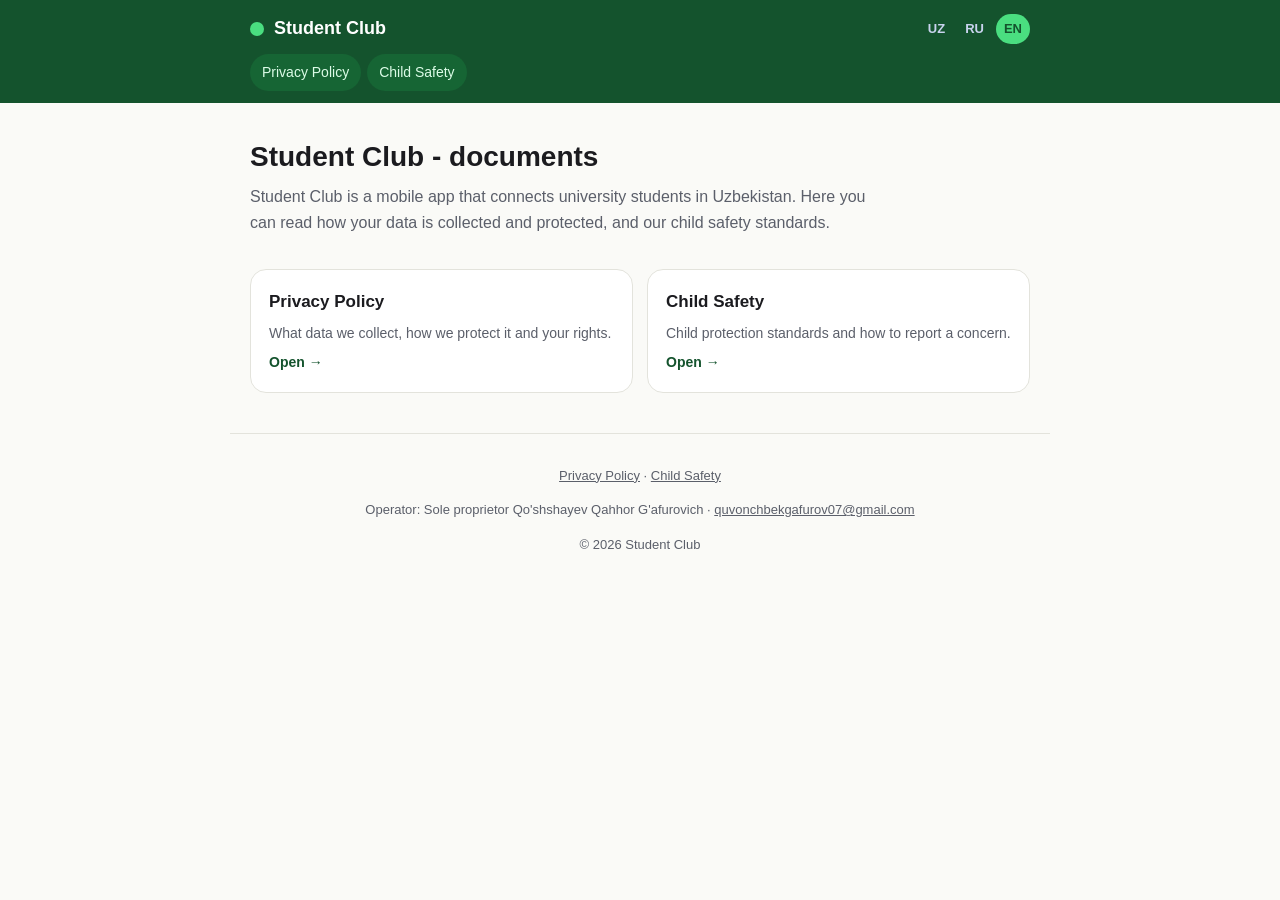
<file: index.html>
<!doctype html>
<html lang="uz">
<head>
<meta charset="utf-8">
<meta name="viewport" content="width=device-width, initial-scale=1">
<title>Student Club</title>
<script>
  (function () {
    var l = (navigator.language || "uz").slice(0, 2).toLowerCase();
    var lang = l === "ru" ? "ru" : l === "en" ? "en" : "uz";
    var base = /github\.io$/.test(location.hostname) ? "/" + location.pathname.split("/")[1] + "/" : "/";
    location.replace(base + lang + "/index.html");
  })();
</script>
</head>
<body>
<main class="wrap">
  <h1>Student Club</h1>
  <p><a href="uz/index.html">O'zbekcha</a> · <a href="ru/index.html">Русский</a> · <a href="en/index.html">English</a></p>
</main>
</body>
</html>
</file>
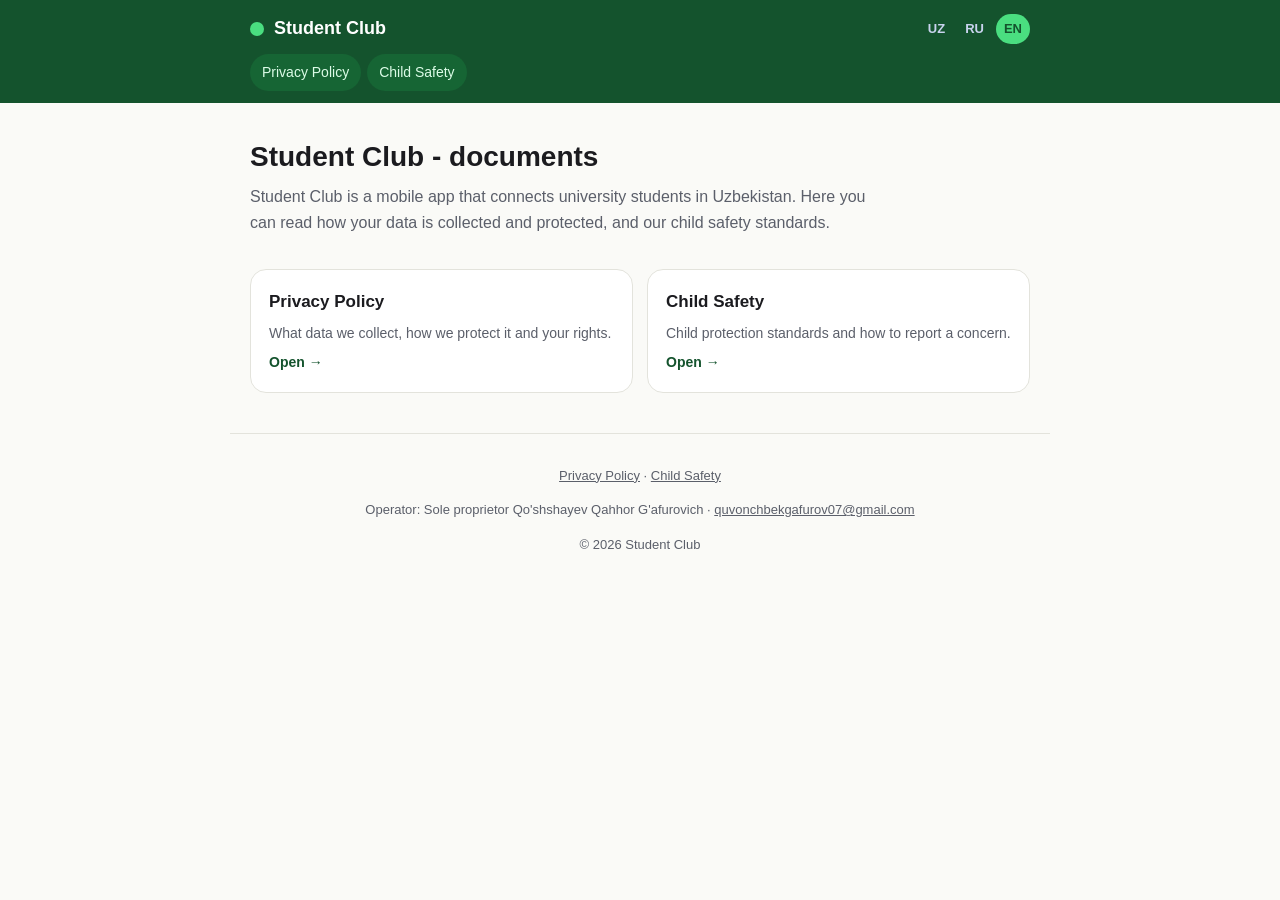
<file: en/index.html>
<!doctype html>
<html lang="en">
<head>
<meta charset="utf-8">
<meta name="viewport" content="width=device-width, initial-scale=1">
<title>Student Club - documents</title>
<meta name="description" content="Student Club is a mobile app that connects university students in Uzbekistan. Here you can read how your data is collected and protected, and our child safety standards.">
<meta name="theme-color" content="#14532d">
<link rel="alternate" hreflang="uz" href="../uz/index.html"><link rel="alternate" hreflang="ru" href="../ru/index.html"><link rel="alternate" hreflang="en" href="../en/index.html">
<link rel="icon" href="../assets/favicon.svg" type="image/svg+xml">
<link rel="stylesheet" href="../assets/style.css">
</head>
<body>
<header class="top">
  <div class="wrap bar">
    <a class="brand" href="../en/index.html"><span class="dot"></span>Student Club</a>
    <nav class="langs" aria-label="Language"><a href="../uz/index.html" lang="uz">UZ</a><a href="../ru/index.html" lang="ru">RU</a><a href="../en/index.html" lang="en" aria-current="true">EN</a></nav>
  </div>
  <div class="wrap"><nav class="tabs" aria-label="Documents"><a href="../en/privacy.html">Privacy Policy</a><a href="../child-safety.html">Child Safety</a></nav></div>
</header>
<main class="wrap">
<section class="hero"><h1>Student Club - documents</h1><p>Student Club is a mobile app that connects university students in Uzbekistan. Here you can read how your data is collected and protected, and our child safety standards.</p></section><section class="cards"><a class="card" href="privacy.html"><strong>Privacy Policy</strong><span>What data we collect, how we protect it and your rights.</span><em>Open →</em></a><a class="card" href="../child-safety.html"><strong>Child Safety</strong><span>Child protection standards and how to report a concern.</span><em>Open →</em></a></section>
</main>
<footer class="wrap foot">
  <p><a href="../en/privacy.html">Privacy Policy</a> · <a href="../child-safety.html">Child Safety</a></p>
  <p>Operator: Sole proprietor Qo'shshayev Qahhor G'afurovich · <a href="mailto:quvonchbekgafurov07@gmail.com">quvonchbekgafurov07@gmail.com</a></p>
  <p>© 2026 Student Club</p>
</footer>
</body>
</html>
</file>
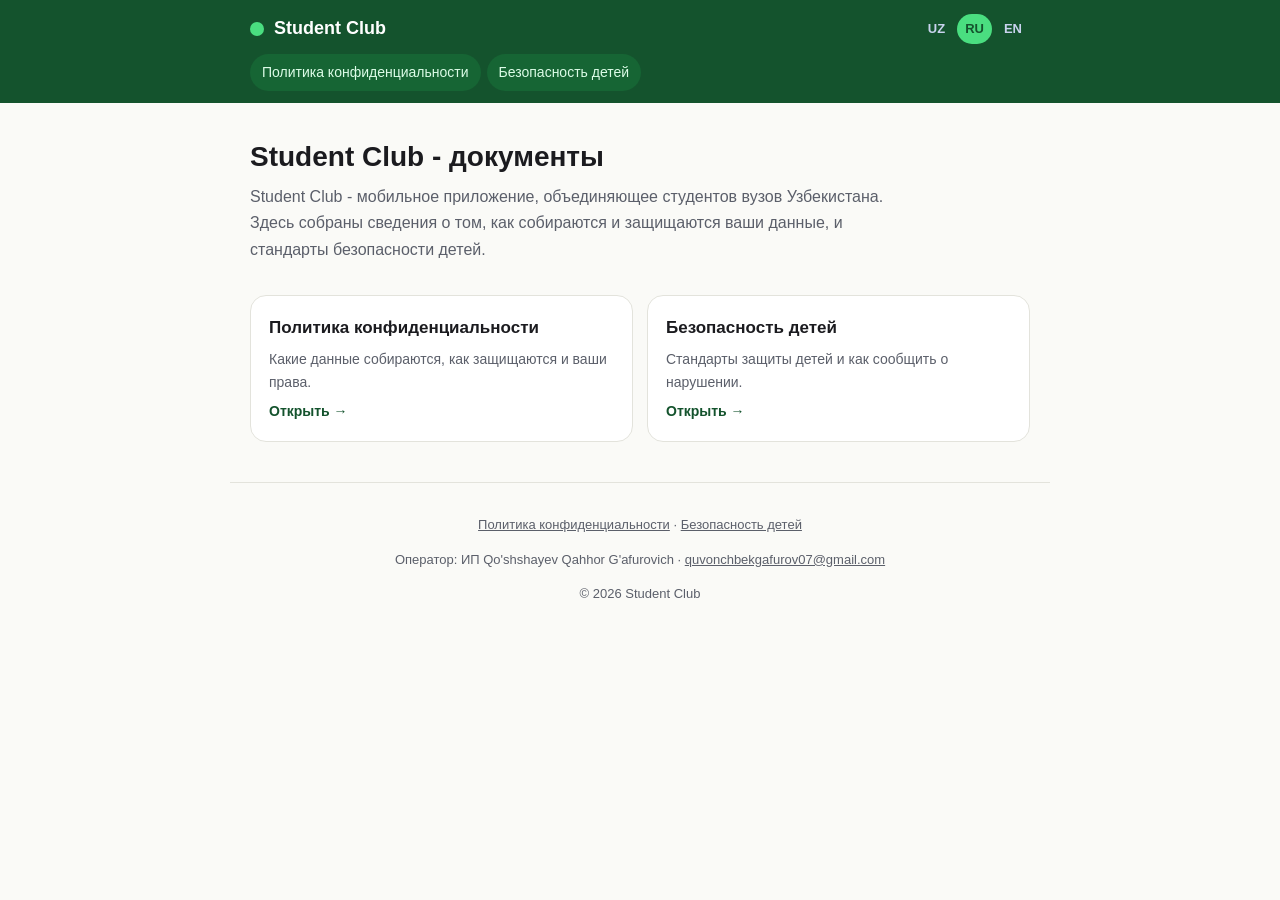
<file: ru/index.html>
<!doctype html>
<html lang="ru">
<head>
<meta charset="utf-8">
<meta name="viewport" content="width=device-width, initial-scale=1">
<title>Student Club - документы</title>
<meta name="description" content="Student Club - мобильное приложение, объединяющее студентов вузов Узбекистана. Здесь собраны сведения о том, как собираются и защищаются ваши данные, и стандарты безопасности детей.">
<meta name="theme-color" content="#14532d">
<link rel="alternate" hreflang="uz" href="../uz/index.html"><link rel="alternate" hreflang="ru" href="../ru/index.html"><link rel="alternate" hreflang="en" href="../en/index.html">
<link rel="icon" href="../assets/favicon.svg" type="image/svg+xml">
<link rel="stylesheet" href="../assets/style.css">
</head>
<body>
<header class="top">
  <div class="wrap bar">
    <a class="brand" href="../ru/index.html"><span class="dot"></span>Student Club</a>
    <nav class="langs" aria-label="Language"><a href="../uz/index.html" lang="uz">UZ</a><a href="../ru/index.html" lang="ru" aria-current="true">RU</a><a href="../en/index.html" lang="en">EN</a></nav>
  </div>
  <div class="wrap"><nav class="tabs" aria-label="Documents"><a href="../ru/privacy.html">Политика конфиденциальности</a><a href="../child-safety.html">Безопасность детей</a></nav></div>
</header>
<main class="wrap">
<section class="hero"><h1>Student Club - документы</h1><p>Student Club - мобильное приложение, объединяющее студентов вузов Узбекистана. Здесь собраны сведения о том, как собираются и защищаются ваши данные, и стандарты безопасности детей.</p></section><section class="cards"><a class="card" href="privacy.html"><strong>Политика конфиденциальности</strong><span>Какие данные собираются, как защищаются и ваши права.</span><em>Открыть →</em></a><a class="card" href="../child-safety.html"><strong>Безопасность детей</strong><span>Стандарты защиты детей и как сообщить о нарушении.</span><em>Открыть →</em></a></section>
</main>
<footer class="wrap foot">
  <p><a href="../ru/privacy.html">Политика конфиденциальности</a> · <a href="../child-safety.html">Безопасность детей</a></p>
  <p>Оператор: ИП Qo'shshayev Qahhor G'afurovich · <a href="mailto:quvonchbekgafurov07@gmail.com">quvonchbekgafurov07@gmail.com</a></p>
  <p>© 2026 Student Club</p>
</footer>
</body>
</html>
</file>
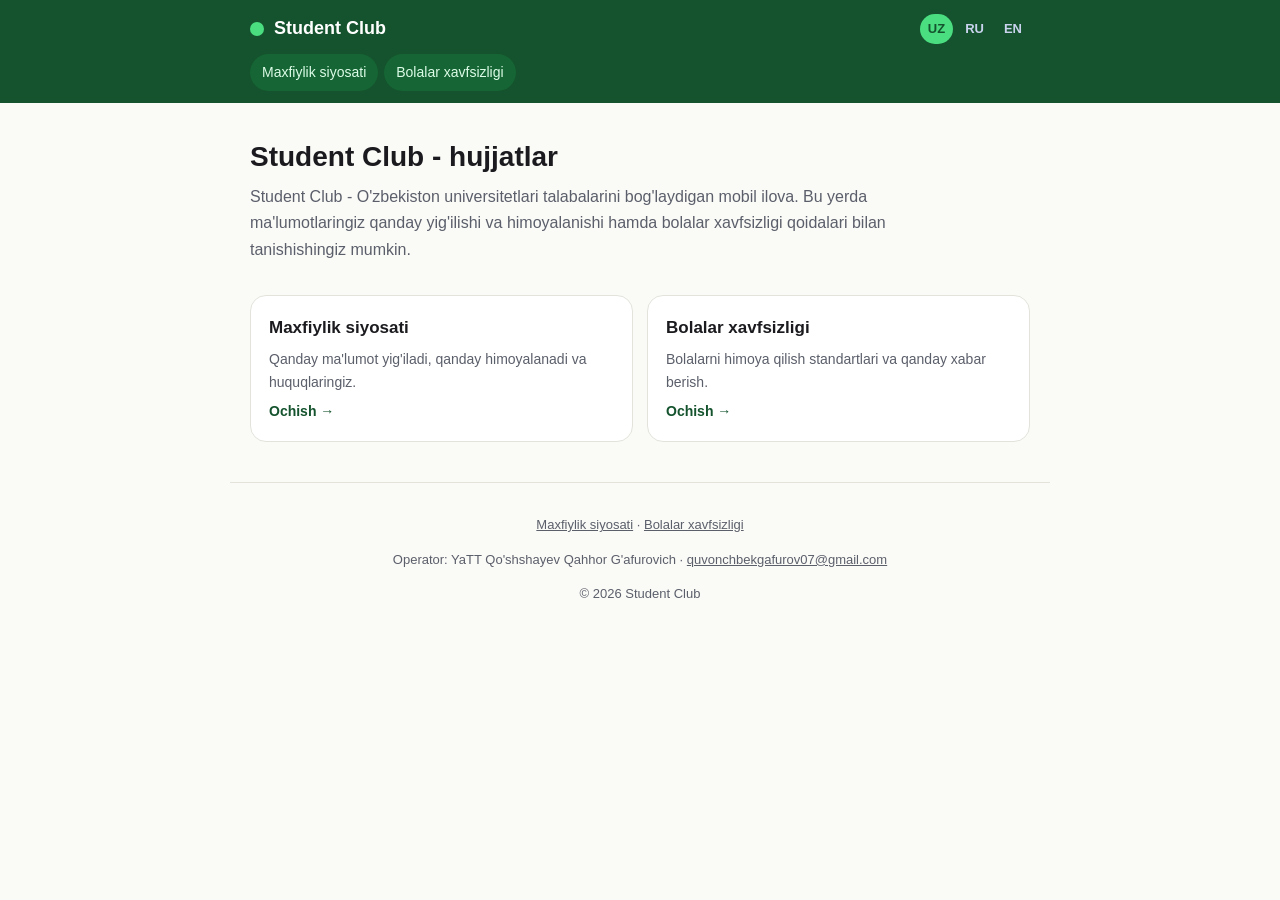
<file: uz/index.html>
<!doctype html>
<html lang="uz">
<head>
<meta charset="utf-8">
<meta name="viewport" content="width=device-width, initial-scale=1">
<title>Student Club - hujjatlar</title>
<meta name="description" content="Student Club - O&#x27;zbekiston universitetlari talabalarini bog&#x27;laydigan mobil ilova. Bu yerda ma&#x27;lumotlaringiz qanday yig&#x27;ilishi va himoyalanishi hamda bolalar xavfsizligi qoidalari bilan tanishishingiz mumkin.">
<meta name="theme-color" content="#14532d">
<link rel="alternate" hreflang="uz" href="../uz/index.html"><link rel="alternate" hreflang="ru" href="../ru/index.html"><link rel="alternate" hreflang="en" href="../en/index.html">
<link rel="icon" href="../assets/favicon.svg" type="image/svg+xml">
<link rel="stylesheet" href="../assets/style.css">
</head>
<body>
<header class="top">
  <div class="wrap bar">
    <a class="brand" href="../uz/index.html"><span class="dot"></span>Student Club</a>
    <nav class="langs" aria-label="Language"><a href="../uz/index.html" lang="uz" aria-current="true">UZ</a><a href="../ru/index.html" lang="ru">RU</a><a href="../en/index.html" lang="en">EN</a></nav>
  </div>
  <div class="wrap"><nav class="tabs" aria-label="Documents"><a href="../uz/privacy.html">Maxfiylik siyosati</a><a href="../child-safety.html">Bolalar xavfsizligi</a></nav></div>
</header>
<main class="wrap">
<section class="hero"><h1>Student Club - hujjatlar</h1><p>Student Club - O'zbekiston universitetlari talabalarini bog'laydigan mobil ilova. Bu yerda ma'lumotlaringiz qanday yig'ilishi va himoyalanishi hamda bolalar xavfsizligi qoidalari bilan tanishishingiz mumkin.</p></section><section class="cards"><a class="card" href="privacy.html"><strong>Maxfiylik siyosati</strong><span>Qanday ma'lumot yig'iladi, qanday himoyalanadi va huquqlaringiz.</span><em>Ochish →</em></a><a class="card" href="../child-safety.html"><strong>Bolalar xavfsizligi</strong><span>Bolalarni himoya qilish standartlari va qanday xabar berish.</span><em>Ochish →</em></a></section>
</main>
<footer class="wrap foot">
  <p><a href="../uz/privacy.html">Maxfiylik siyosati</a> · <a href="../child-safety.html">Bolalar xavfsizligi</a></p>
  <p>Operator: YaTT Qo'shshayev Qahhor G'afurovich · <a href="mailto:quvonchbekgafurov07@gmail.com">quvonchbekgafurov07@gmail.com</a></p>
  <p>© 2026 Student Club</p>
</footer>
</body>
</html>
</file>
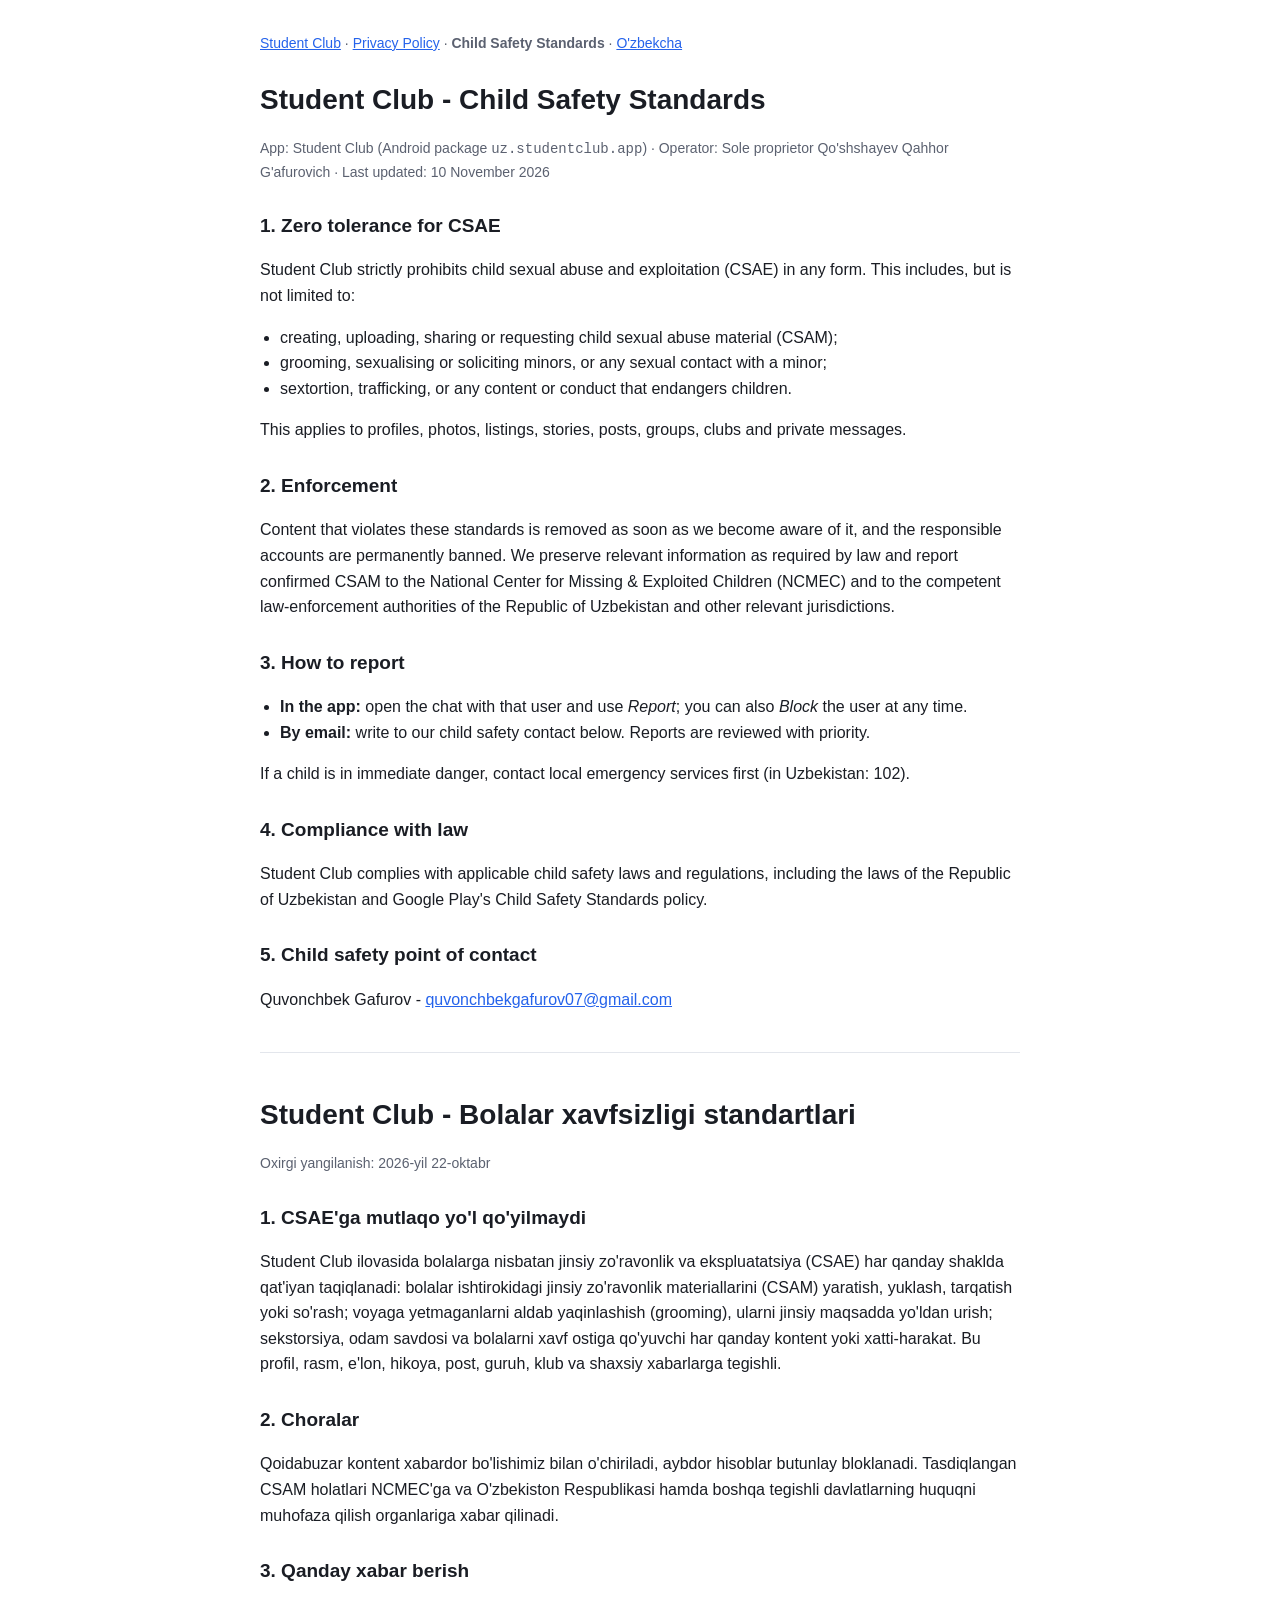
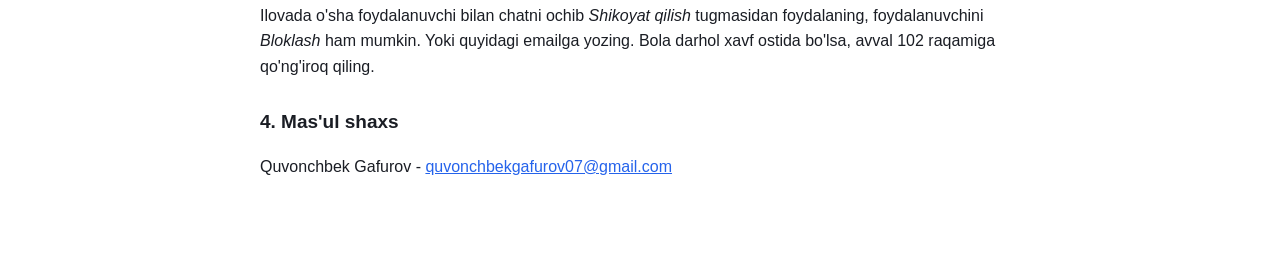
<file: child-safety.html>
<!doctype html>
<html lang="en">
<head>
<meta charset="utf-8">
<meta name="viewport" content="width=device-width, initial-scale=1">
<title>Student Club - Child Safety Standards</title>
<style>
  :root { --bg:#fff; --fg:#1a1d24; --muted:#5b6170; --accent:#2563eb; --line:#e3e6ec; }
  @media (prefers-color-scheme: dark) { :root { --bg:#0f1115; --fg:#e8eaef; --muted:#9aa1ae; --accent:#6ea0ff; --line:#262a33; } }
  body { margin:0; background:var(--bg); color:var(--fg); font:16px/1.6 -apple-system, "Segoe UI", Roboto, sans-serif; }
  main { max-width:760px; margin:0 auto; padding:32px 16px 64px; }
  h1 { font-size:28px; margin:0 0 4px; } h2 { font-size:19px; margin:28px 0 6px; }
  .meta, nav { color:var(--muted); font-size:14px; } nav { margin-bottom:24px; }
  a { color:var(--accent); } hr { border:0; border-top:1px solid var(--line); margin:40px 0; }
  ul { padding-left:20px; }
</style>
</head>
<body>
<main>
<nav><a href="index.html">Student Club</a> · <a href="privacy.html">Privacy Policy</a> · <strong>Child Safety Standards</strong> · <a href="#uz">O'zbekcha</a></nav>

<h1>Student Club - Child Safety Standards</h1>
<p class="meta">App: Student Club (Android package <code>uz.studentclub.app</code>) · Operator: Sole proprietor Qo'shshayev Qahhor G'afurovich · Last updated: 10 November 2026</p>

<h2>1. Zero tolerance for CSAE</h2>
<p>Student Club strictly prohibits child sexual abuse and exploitation (CSAE) in any form. This includes, but is not limited to:</p>
<ul>
  <li>creating, uploading, sharing or requesting child sexual abuse material (CSAM);</li>
  <li>grooming, sexualising or soliciting minors, or any sexual contact with a minor;</li>
  <li>sextortion, trafficking, or any content or conduct that endangers children.</li>
</ul>
<p>This applies to profiles, photos, listings, stories, posts, groups, clubs and private messages.</p>

<h2>2. Enforcement</h2>
<p>Content that violates these standards is removed as soon as we become aware of it, and the responsible accounts are permanently banned. We preserve relevant information as required by law and report confirmed CSAM to the National Center for Missing &amp; Exploited Children (NCMEC) and to the competent law-enforcement authorities of the Republic of Uzbekistan and other relevant jurisdictions.</p>

<h2>3. How to report</h2>
<ul>
  <li><strong>In the app:</strong> open the chat with that user and use <em>Report</em>; you can also <em>Block</em> the user at any time.</li>
  <li><strong>By email:</strong> write to our child safety contact below. Reports are reviewed with priority.</li>
</ul>
<p>If a child is in immediate danger, contact local emergency services first (in Uzbekistan: 102).</p>

<h2>4. Compliance with law</h2>
<p>Student Club complies with applicable child safety laws and regulations, including the laws of the Republic of Uzbekistan and Google Play's Child Safety Standards policy.</p>

<h2>5. Child safety point of contact</h2>
<p>Quvonchbek Gafurov - <a href="mailto:quvonchbekgafurov07@gmail.com">quvonchbekgafurov07@gmail.com</a></p>

<hr>

<section id="uz" lang="uz">
<h1>Student Club - Bolalar xavfsizligi standartlari</h1>
<p class="meta">Oxirgi yangilanish: 2026-yil 22-oktabr</p>

<h2>1. CSAE'ga mutlaqo yo'l qo'yilmaydi</h2>
<p>Student Club ilovasida bolalarga nisbatan jinsiy zo'ravonlik va ekspluatatsiya (CSAE) har qanday shaklda qat'iyan taqiqlanadi: bolalar ishtirokidagi jinsiy zo'ravonlik materiallarini (CSAM) yaratish, yuklash, tarqatish yoki so'rash; voyaga yetmaganlarni aldab yaqinlashish (grooming), ularni jinsiy maqsadda yo'ldan urish; sekstorsiya, odam savdosi va bolalarni xavf ostiga qo'yuvchi har qanday kontent yoki xatti-harakat. Bu profil, rasm, e'lon, hikoya, post, guruh, klub va shaxsiy xabarlarga tegishli.</p>

<h2>2. Choralar</h2>
<p>Qoidabuzar kontent xabardor bo'lishimiz bilan o'chiriladi, aybdor hisoblar butunlay bloklanadi. Tasdiqlangan CSAM holatlari NCMEC'ga va O'zbekiston Respublikasi hamda boshqa tegishli davlatlarning huquqni muhofaza qilish organlariga xabar qilinadi.</p>

<h2>3. Qanday xabar berish</h2>
<p>Ilovada o'sha foydalanuvchi bilan chatni ochib <em>Shikoyat qilish</em> tugmasidan foydalaning, foydalanuvchini <em>Bloklash</em> ham mumkin. Yoki quyidagi emailga yozing. Bola darhol xavf ostida bo'lsa, avval 102 raqamiga qo'ng'iroq qiling.</p>

<h2>4. Mas'ul shaxs</h2>
<p>Quvonchbek Gafurov - <a href="mailto:quvonchbekgafurov07@gmail.com">quvonchbekgafurov07@gmail.com</a></p>
</section>
</main>
</body>
</html>
</file>
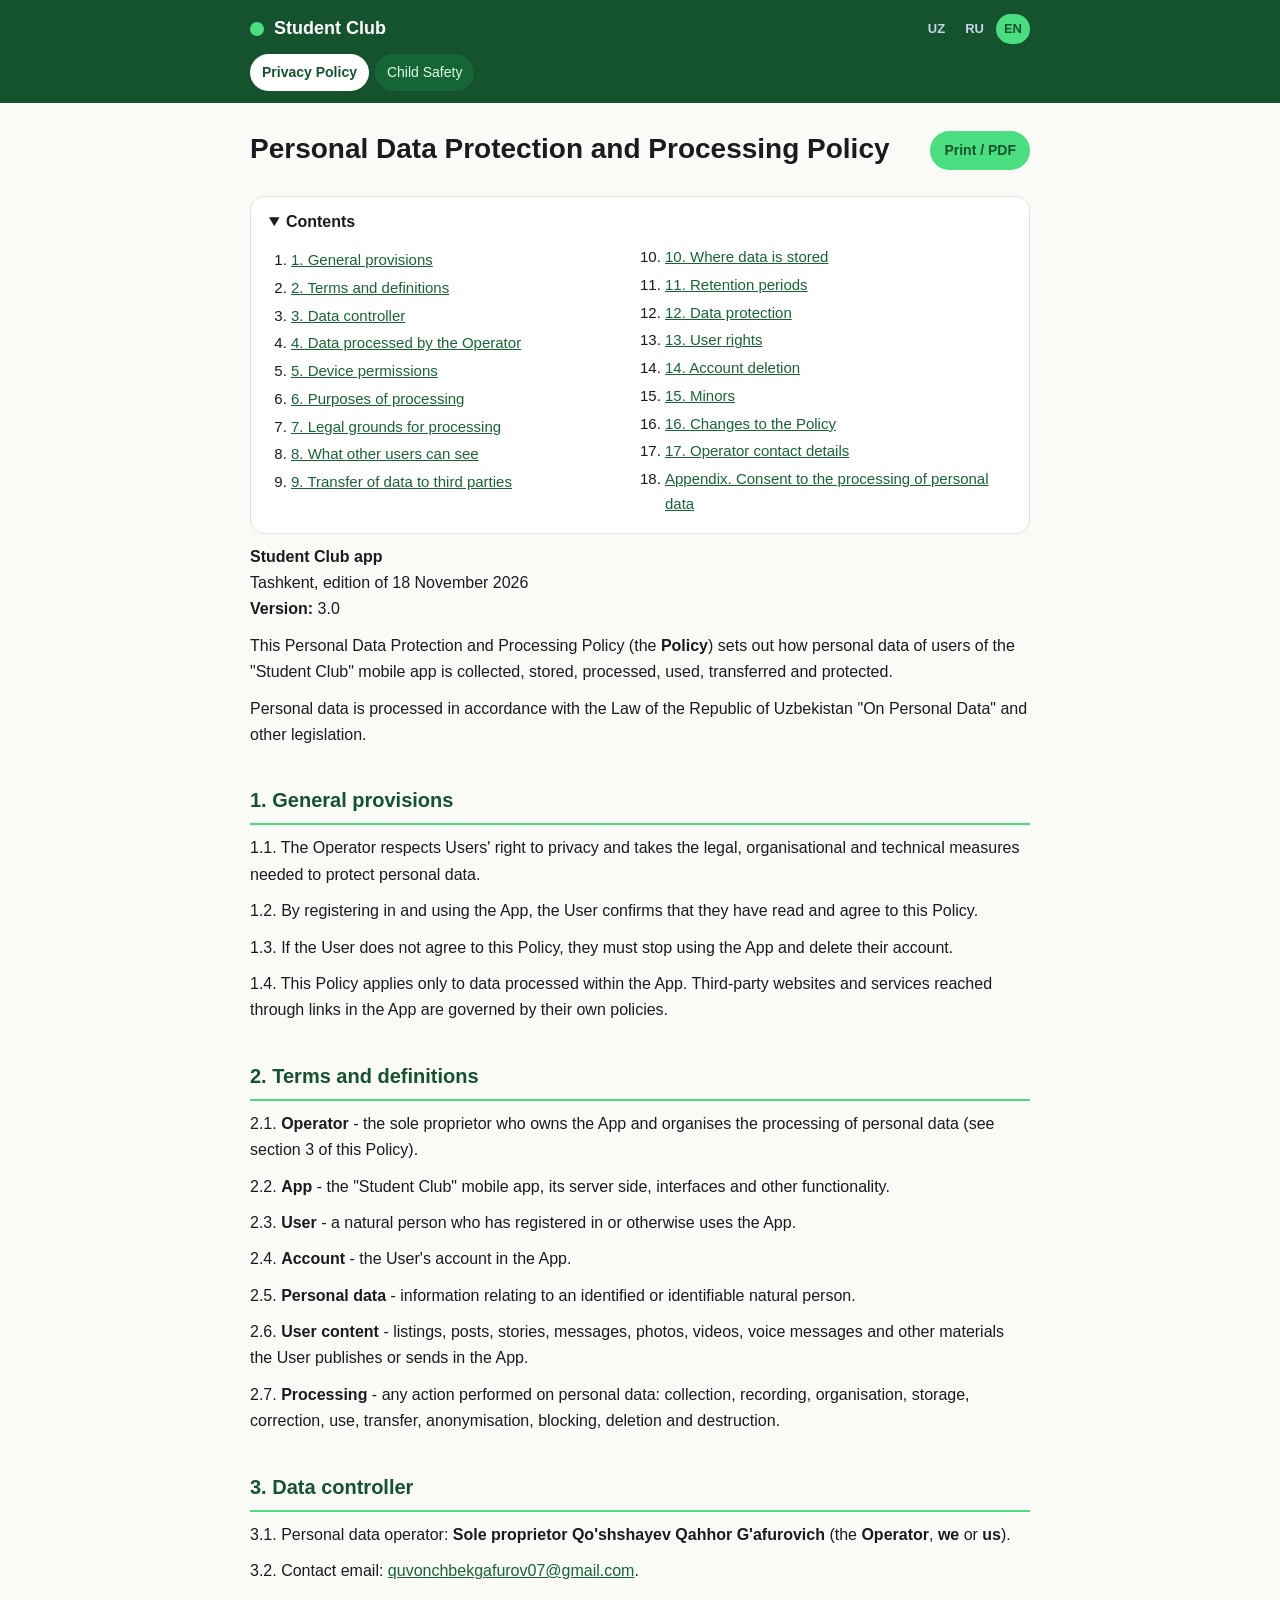
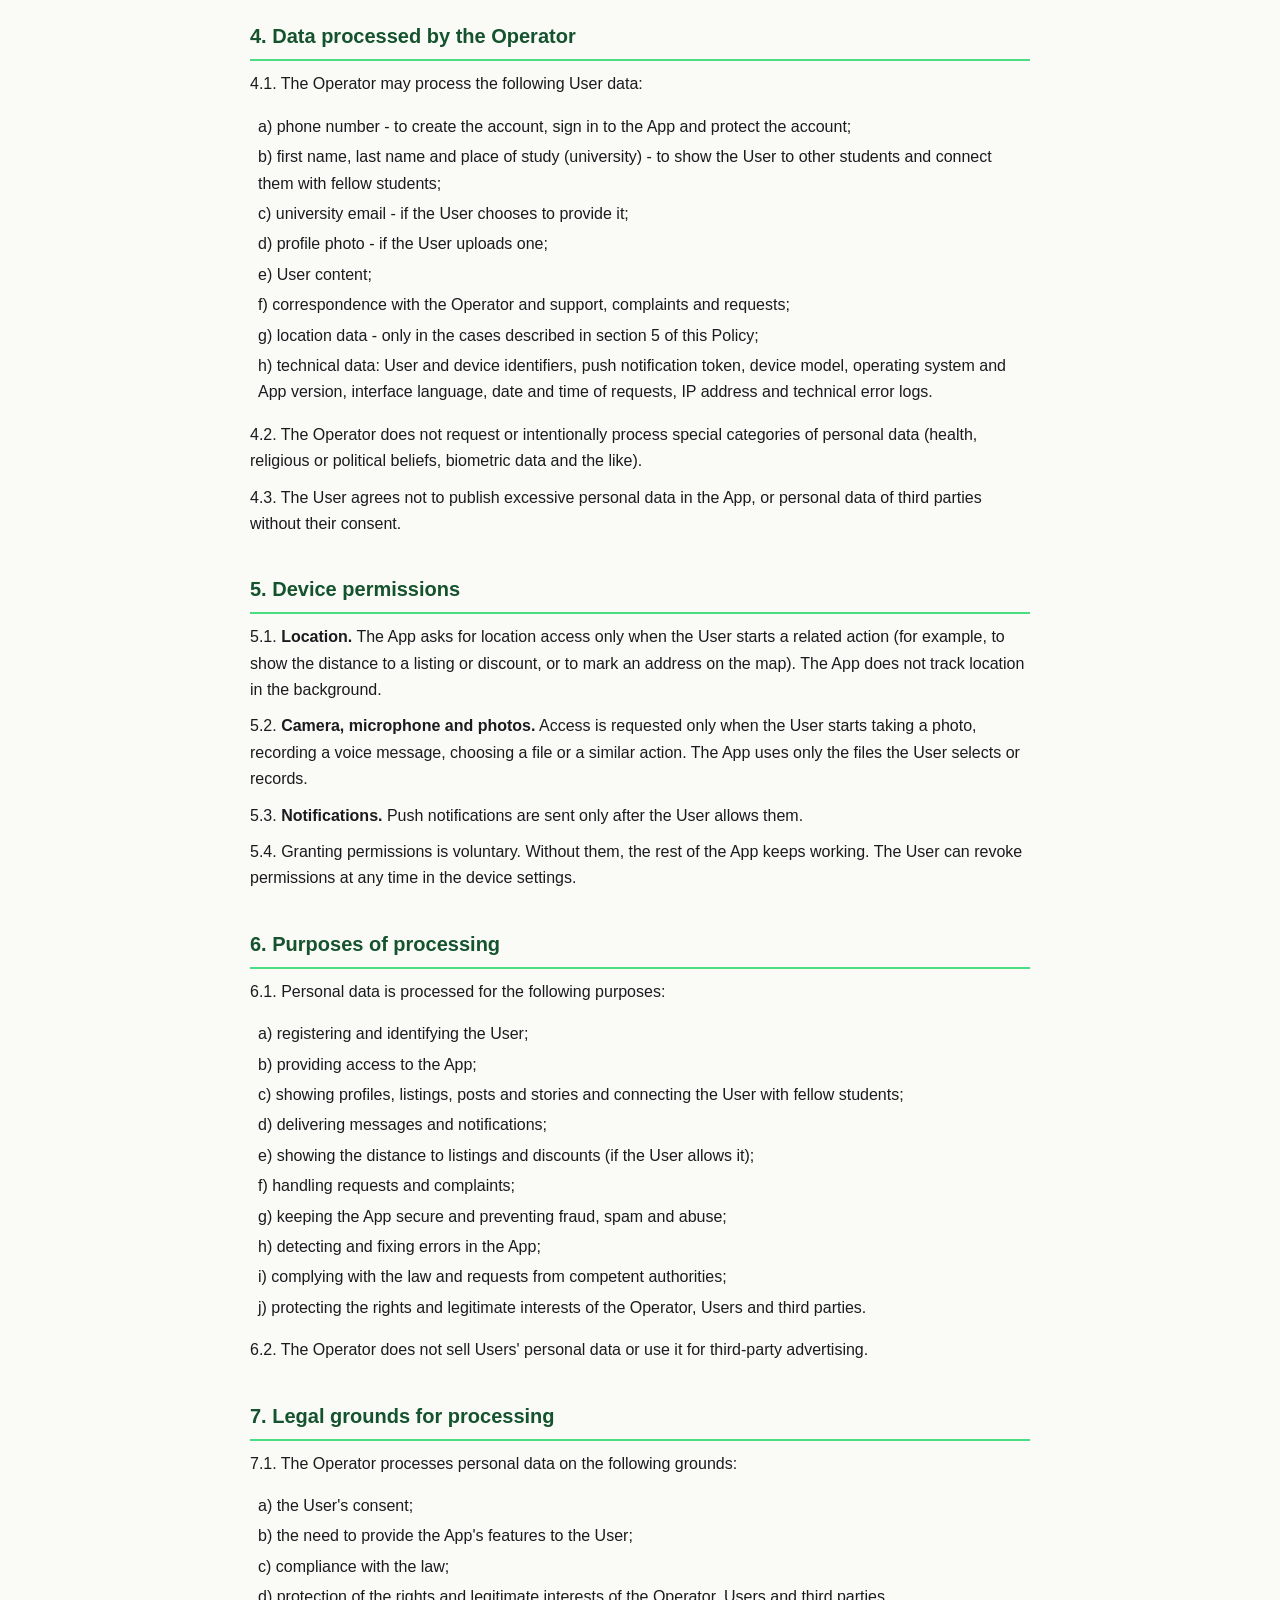
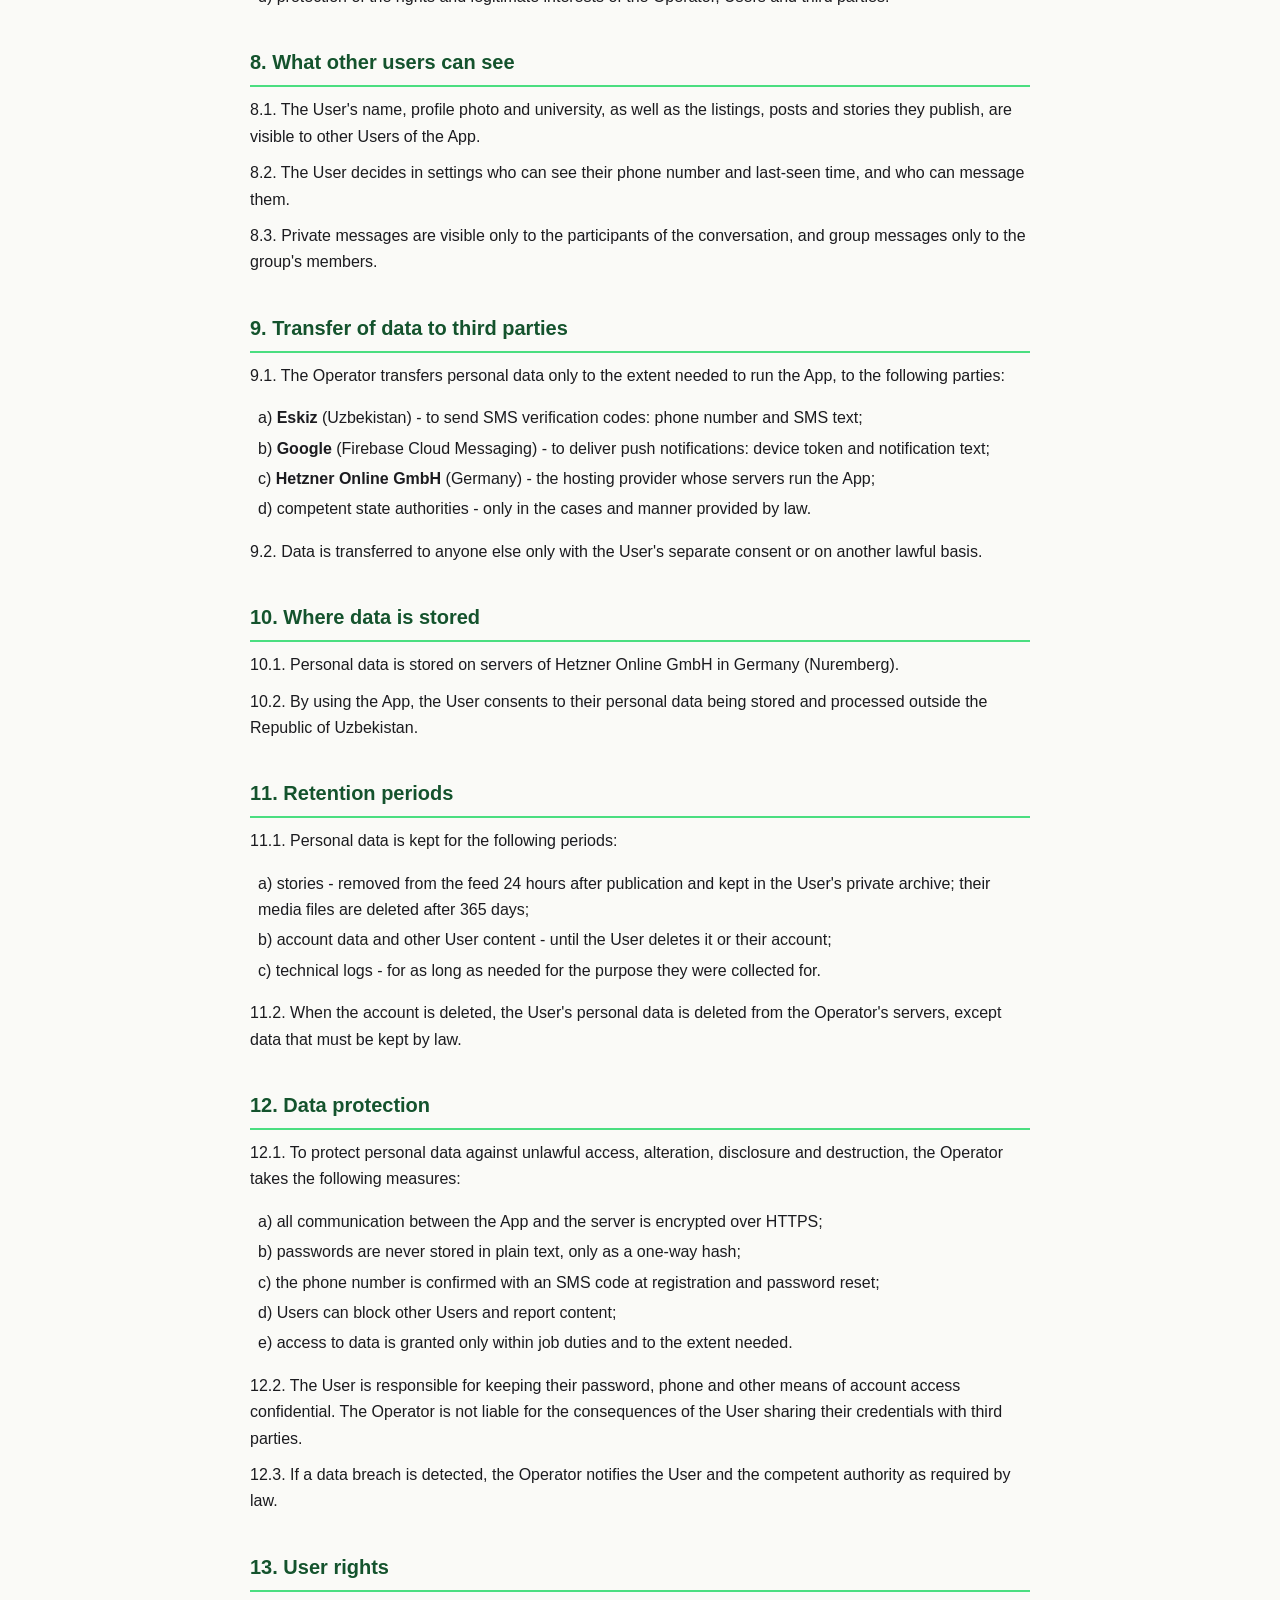
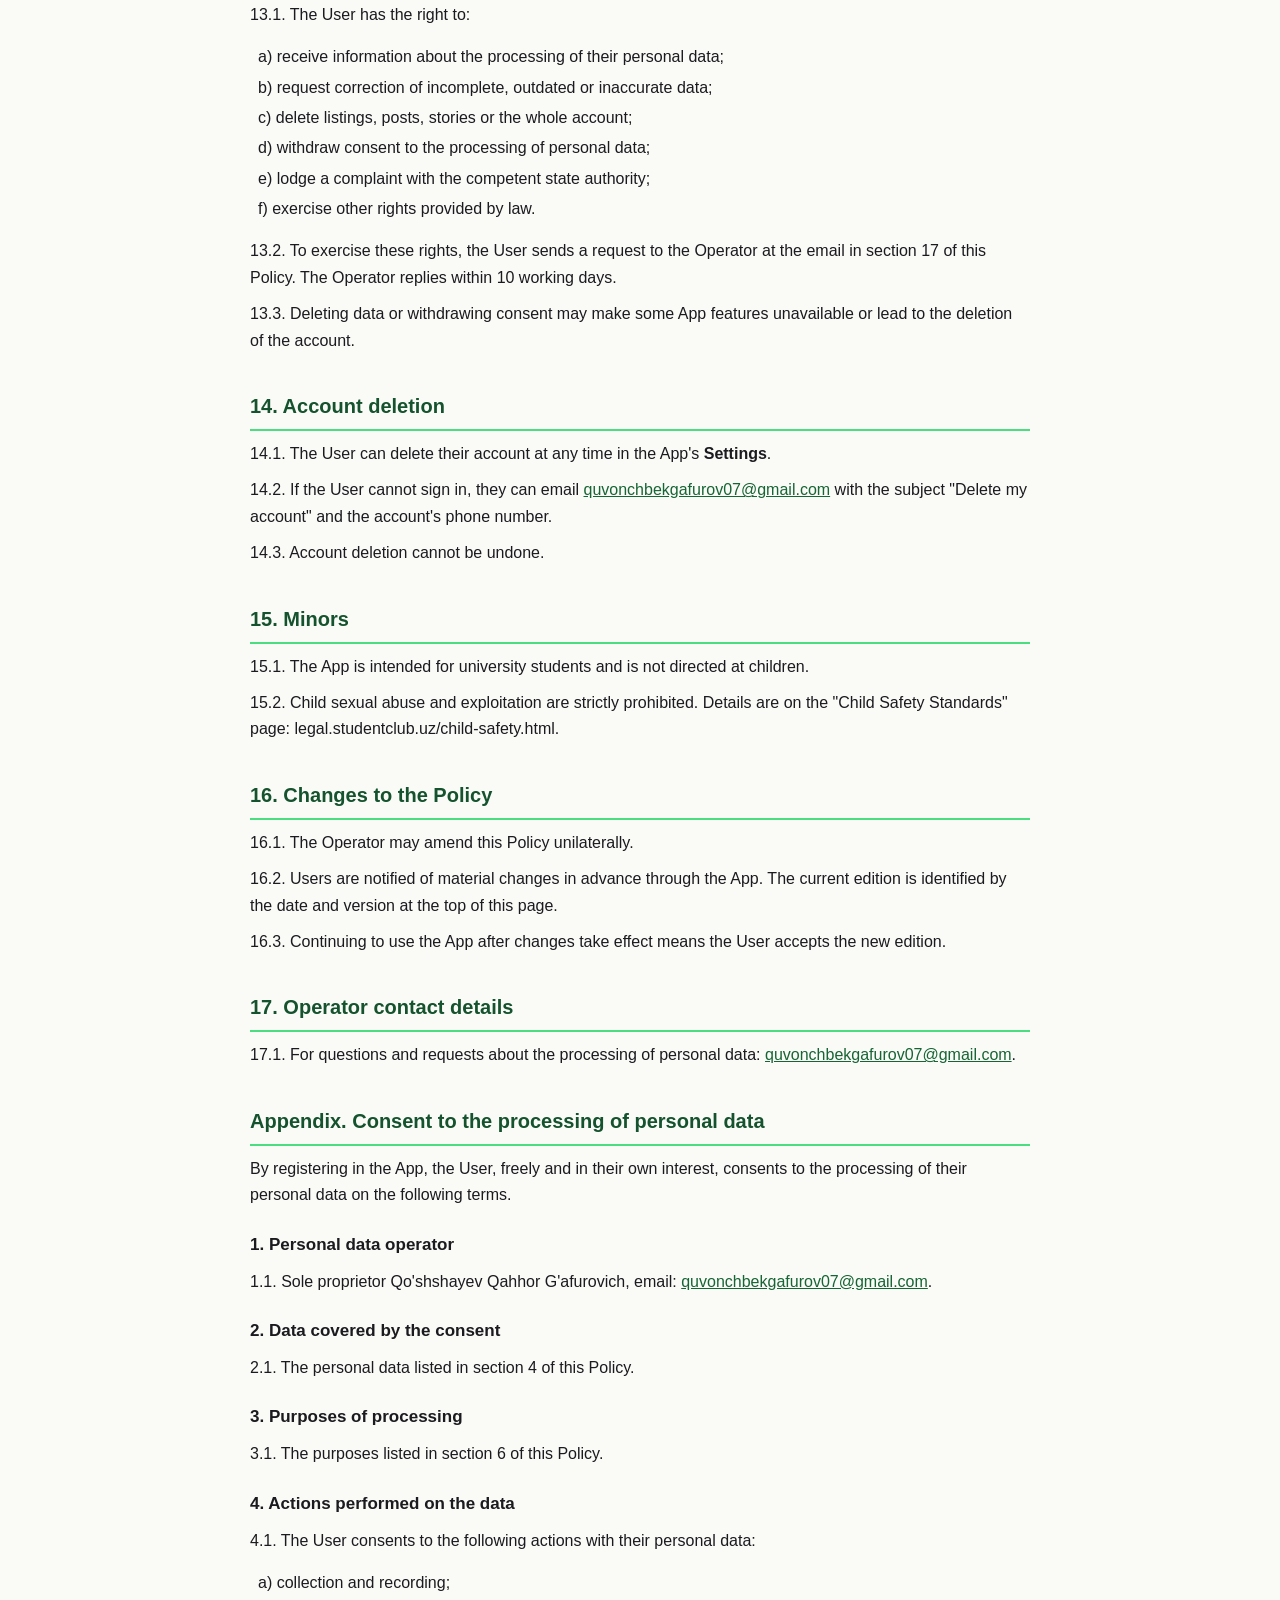
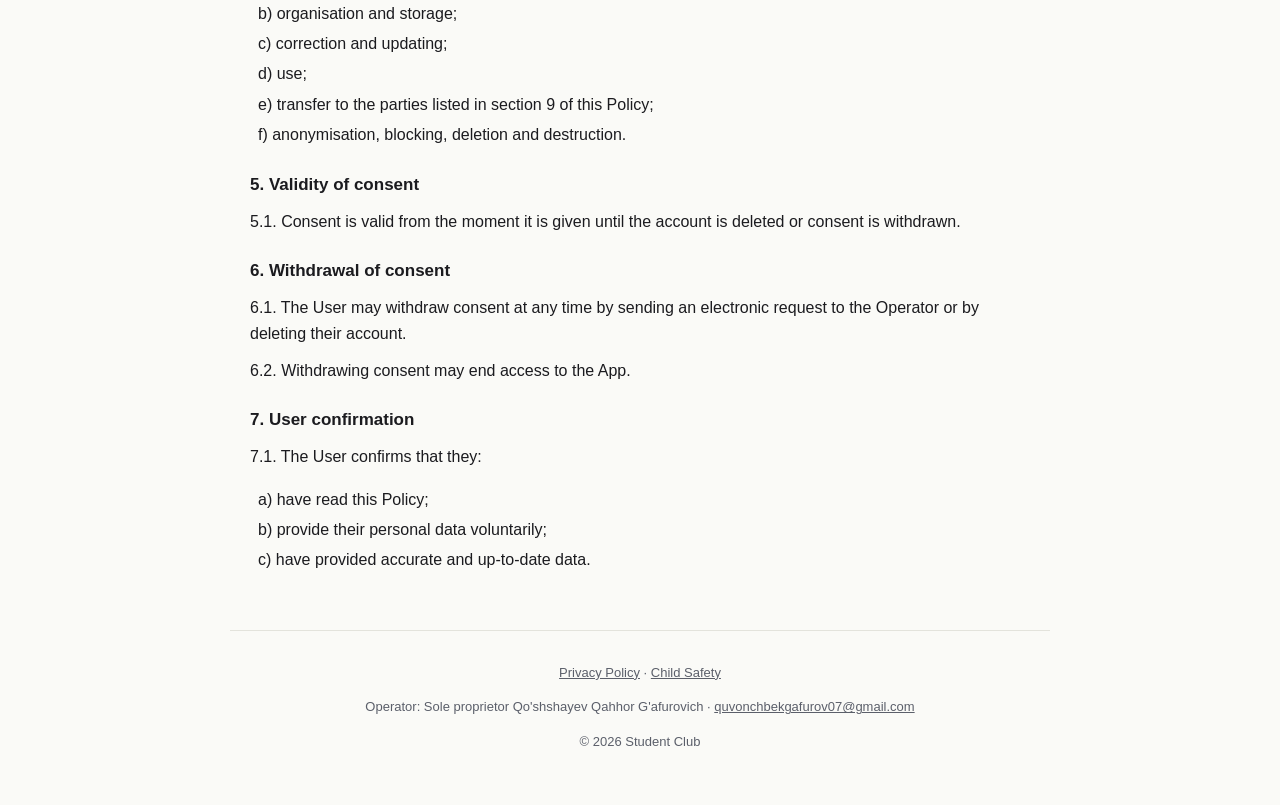
<file: privacy.html>
<!doctype html>
<html lang="en">
<head>
<meta charset="utf-8">
<meta name="viewport" content="width=device-width, initial-scale=1">
<title>Personal Data Protection and Processing Policy - Student Club</title>
<meta name="description" content="What data we collect, how we protect it and your rights.">
<meta name="theme-color" content="#14532d">
<link rel="alternate" hreflang="uz" href="uz/privacy.html"><link rel="alternate" hreflang="ru" href="ru/privacy.html"><link rel="alternate" hreflang="en" href="en/privacy.html">
<link rel="icon" href="assets/favicon.svg" type="image/svg+xml">
<link rel="stylesheet" href="assets/style.css">
</head>
<body>
<header class="top">
  <div class="wrap bar">
    <a class="brand" href="en/index.html"><span class="dot"></span>Student Club</a>
    <nav class="langs" aria-label="Language"><a href="uz/privacy.html" lang="uz">UZ</a><a href="ru/privacy.html" lang="ru">RU</a><a href="en/privacy.html" lang="en" aria-current="true">EN</a></nav>
  </div>
  <div class="wrap"><nav class="tabs" aria-label="Documents"><a href="en/privacy.html" aria-current="page">Privacy Policy</a><a href="child-safety.html">Child Safety</a></nav></div>
</header>
<main class="wrap">
<article class="doc"><div class="doc-head"><h1>Personal Data Protection and Processing Policy</h1><button class="print" type="button" onclick="window.print()">Print / PDF</button></div><details class="toc" open><summary>Contents</summary><ol><li><a href="#1-general-provisions">1. General provisions</a></li><li><a href="#2-terms-and-definitions">2. Terms and definitions</a></li><li><a href="#3-data-controller">3. Data controller</a></li><li><a href="#4-data-processed-by-the-operator">4. Data processed by the Operator</a></li><li><a href="#5-device-permissions">5. Device permissions</a></li><li><a href="#6-purposes-of-processing">6. Purposes of processing</a></li><li><a href="#7-legal-grounds-for-processing">7. Legal grounds for processing</a></li><li><a href="#8-what-other-users-can-see">8. What other users can see</a></li><li><a href="#9-transfer-of-data-to-third-parties">9. Transfer of data to third parties</a></li><li><a href="#10-where-data-is-stored">10. Where data is stored</a></li><li><a href="#11-retention-periods">11. Retention periods</a></li><li><a href="#12-data-protection">12. Data protection</a></li><li><a href="#13-user-rights">13. User rights</a></li><li><a href="#14-account-deletion">14. Account deletion</a></li><li><a href="#15-minors">15. Minors</a></li><li><a href="#16-changes-to-the-policy">16. Changes to the Policy</a></li><li><a href="#17-operator-contact-details">17. Operator contact details</a></li><li><a href="#appendix-consent-to-the-processing-of-personal-data">Appendix. Consent to the processing of personal data</a></li></ol></details><p><strong>Student Club app</strong><br>
Tashkent, edition of 18 November 2026<br>
<strong>Version:</strong> 3.0</p>
<p>This Personal Data Protection and Processing Policy (the <strong>Policy</strong>) sets out how personal data of users of the "Student Club" mobile app is collected, stored, processed, used, transferred and protected.</p>
<p>Personal data is processed in accordance with the Law of the Republic of Uzbekistan "On Personal Data" and other legislation.</p>
<h2 id="1-general-provisions">1. General provisions</h2>
<p>1.1. The Operator respects Users' right to privacy and takes the legal, organisational and technical measures needed to protect personal data.</p>
<p>1.2. By registering in and using the App, the User confirms that they have read and agree to this Policy.</p>
<p>1.3. If the User does not agree to this Policy, they must stop using the App and delete their account.</p>
<p>1.4. This Policy applies only to data processed within the App. Third-party websites and services reached through links in the App are governed by their own policies.</p>
<h2 id="2-terms-and-definitions">2. Terms and definitions</h2>
<p>2.1. <strong>Operator</strong> - the sole proprietor who owns the App and organises the processing of personal data (see section 3 of this Policy).</p>
<p>2.2. <strong>App</strong> - the "Student Club" mobile app, its server side, interfaces and other functionality.</p>
<p>2.3. <strong>User</strong> - a natural person who has registered in or otherwise uses the App.</p>
<p>2.4. <strong>Account</strong> - the User's account in the App.</p>
<p>2.5. <strong>Personal data</strong> - information relating to an identified or identifiable natural person.</p>
<p>2.6. <strong>User content</strong> - listings, posts, stories, messages, photos, videos, voice messages and other materials the User publishes or sends in the App.</p>
<p>2.7. <strong>Processing</strong> - any action performed on personal data: collection, recording, organisation, storage, correction, use, transfer, anonymisation, blocking, deletion and destruction.</p>
<h2 id="3-data-controller">3. Data controller</h2>
<p>3.1. Personal data operator: <strong>Sole proprietor Qo'shshayev Qahhor G'afurovich</strong> (the <strong>Operator</strong>, <strong>we</strong> or <strong>us</strong>).</p>
<p>3.2. Contact email: <a href="mailto:quvonchbekgafurov07@gmail.com">quvonchbekgafurov07@gmail.com</a>.</p>
<h2 id="4-data-processed-by-the-operator">4. Data processed by the Operator</h2>
<p>4.1. The Operator may process the following User data:</p>
<ul class="lettered"><li>a) phone number - to create the account, sign in to the App and protect the account;</li><li>b) first name, last name and place of study (university) - to show the User to other students and connect them with fellow students;</li><li>c) university email - if the User chooses to provide it;</li><li>d) profile photo - if the User uploads one;</li><li>e) User content;</li><li>f) correspondence with the Operator and support, complaints and requests;</li><li>g) location data - only in the cases described in section 5 of this Policy;</li><li>h) technical data: User and device identifiers, push notification token, device model, operating system and App version, interface language, date and time of requests, IP address and technical error logs.</li></ul>
<p>4.2. The Operator does not request or intentionally process special categories of personal data (health, religious or political beliefs, biometric data and the like).</p>
<p>4.3. The User agrees not to publish excessive personal data in the App, or personal data of third parties without their consent.</p>
<h2 id="5-device-permissions">5. Device permissions</h2>
<p>5.1. <strong>Location.</strong> The App asks for location access only when the User starts a related action (for example, to show the distance to a listing or discount, or to mark an address on the map). The App does not track location in the background.</p>
<p>5.2. <strong>Camera, microphone and photos.</strong> Access is requested only when the User starts taking a photo, recording a voice message, choosing a file or a similar action. The App uses only the files the User selects or records.</p>
<p>5.3. <strong>Notifications.</strong> Push notifications are sent only after the User allows them.</p>
<p>5.4. Granting permissions is voluntary. Without them, the rest of the App keeps working. The User can revoke permissions at any time in the device settings.</p>
<h2 id="6-purposes-of-processing">6. Purposes of processing</h2>
<p>6.1. Personal data is processed for the following purposes:</p>
<ul class="lettered"><li>a) registering and identifying the User;</li><li>b) providing access to the App;</li><li>c) showing profiles, listings, posts and stories and connecting the User with fellow students;</li><li>d) delivering messages and notifications;</li><li>e) showing the distance to listings and discounts (if the User allows it);</li><li>f) handling requests and complaints;</li><li>g) keeping the App secure and preventing fraud, spam and abuse;</li><li>h) detecting and fixing errors in the App;</li><li>i) complying with the law and requests from competent authorities;</li><li>j) protecting the rights and legitimate interests of the Operator, Users and third parties.</li></ul>
<p>6.2. The Operator does not sell Users' personal data or use it for third-party advertising.</p>
<h2 id="7-legal-grounds-for-processing">7. Legal grounds for processing</h2>
<p>7.1. The Operator processes personal data on the following grounds:</p>
<ul class="lettered"><li>a) the User's consent;</li><li>b) the need to provide the App's features to the User;</li><li>c) compliance with the law;</li><li>d) protection of the rights and legitimate interests of the Operator, Users and third parties.</li></ul>
<h2 id="8-what-other-users-can-see">8. What other users can see</h2>
<p>8.1. The User's name, profile photo and university, as well as the listings, posts and stories they publish, are visible to other Users of the App.</p>
<p>8.2. The User decides in settings who can see their phone number and last-seen time, and who can message them.</p>
<p>8.3. Private messages are visible only to the participants of the conversation, and group messages only to the group's members.</p>
<h2 id="9-transfer-of-data-to-third-parties">9. Transfer of data to third parties</h2>
<p>9.1. The Operator transfers personal data only to the extent needed to run the App, to the following parties:</p>
<ul class="lettered"><li>a) <strong>Eskiz</strong> (Uzbekistan) - to send SMS verification codes: phone number and SMS text;</li><li>b) <strong>Google</strong> (Firebase Cloud Messaging) - to deliver push notifications: device token and notification text;</li><li>c) <strong>Hetzner Online GmbH</strong> (Germany) - the hosting provider whose servers run the App;</li><li>d) competent state authorities - only in the cases and manner provided by law.</li></ul>
<p>9.2. Data is transferred to anyone else only with the User's separate consent or on another lawful basis.</p>
<h2 id="10-where-data-is-stored">10. Where data is stored</h2>
<p>10.1. Personal data is stored on servers of Hetzner Online GmbH in Germany (Nuremberg).</p>
<p>10.2. By using the App, the User consents to their personal data being stored and processed outside the Republic of Uzbekistan.</p>
<h2 id="11-retention-periods">11. Retention periods</h2>
<p>11.1. Personal data is kept for the following periods:</p>
<ul class="lettered"><li>a) stories - removed from the feed 24 hours after publication and kept in the User's private archive; their media files are deleted after 365 days;</li><li>b) account data and other User content - until the User deletes it or their account;</li><li>c) technical logs - for as long as needed for the purpose they were collected for.</li></ul>
<p>11.2. When the account is deleted, the User's personal data is deleted from the Operator's servers, except data that must be kept by law.</p>
<h2 id="12-data-protection">12. Data protection</h2>
<p>12.1. To protect personal data against unlawful access, alteration, disclosure and destruction, the Operator takes the following measures:</p>
<ul class="lettered"><li>a) all communication between the App and the server is encrypted over HTTPS;</li><li>b) passwords are never stored in plain text, only as a one-way hash;</li><li>c) the phone number is confirmed with an SMS code at registration and password reset;</li><li>d) Users can block other Users and report content;</li><li>e) access to data is granted only within job duties and to the extent needed.</li></ul>
<p>12.2. The User is responsible for keeping their password, phone and other means of account access confidential. The Operator is not liable for the consequences of the User sharing their credentials with third parties.</p>
<p>12.3. If a data breach is detected, the Operator notifies the User and the competent authority as required by law.</p>
<h2 id="13-user-rights">13. User rights</h2>
<p>13.1. The User has the right to:</p>
<ul class="lettered"><li>a) receive information about the processing of their personal data;</li><li>b) request correction of incomplete, outdated or inaccurate data;</li><li>c) delete listings, posts, stories or the whole account;</li><li>d) withdraw consent to the processing of personal data;</li><li>e) lodge a complaint with the competent state authority;</li><li>f) exercise other rights provided by law.</li></ul>
<p>13.2. To exercise these rights, the User sends a request to the Operator at the email in section 17 of this Policy. The Operator replies within 10 working days.</p>
<p>13.3. Deleting data or withdrawing consent may make some App features unavailable or lead to the deletion of the account.</p>
<h2 id="14-account-deletion">14. Account deletion</h2>
<p>14.1. The User can delete their account at any time in the App's <strong>Settings</strong>.</p>
<p>14.2. If the User cannot sign in, they can email <a href="mailto:quvonchbekgafurov07@gmail.com">quvonchbekgafurov07@gmail.com</a> with the subject "Delete my account" and the account's phone number.</p>
<p>14.3. Account deletion cannot be undone.</p>
<h2 id="15-minors">15. Minors</h2>
<p>15.1. The App is intended for university students and is not directed at children.</p>
<p>15.2. Child sexual abuse and exploitation are strictly prohibited. Details are on the "Child Safety Standards" page: legal.studentclub.uz/child-safety.html.</p>
<h2 id="16-changes-to-the-policy">16. Changes to the Policy</h2>
<p>16.1. The Operator may amend this Policy unilaterally.</p>
<p>16.2. Users are notified of material changes in advance through the App. The current edition is identified by the date and version at the top of this page.</p>
<p>16.3. Continuing to use the App after changes take effect means the User accepts the new edition.</p>
<h2 id="17-operator-contact-details">17. Operator contact details</h2>
<p>17.1. For questions and requests about the processing of personal data: <a href="mailto:quvonchbekgafurov07@gmail.com">quvonchbekgafurov07@gmail.com</a>.</p>
<h2 id="appendix-consent-to-the-processing-of-personal-data">Appendix. Consent to the processing of personal data</h2>
<p>By registering in the App, the User, freely and in their own interest, consents to the processing of their personal data on the following terms.</p>
<h3 id="1-personal-data-operator">1. Personal data operator</h3>
<p>1.1. Sole proprietor Qo'shshayev Qahhor G'afurovich, email: <a href="mailto:quvonchbekgafurov07@gmail.com">quvonchbekgafurov07@gmail.com</a>.</p>
<h3 id="2-data-covered-by-the-consent">2. Data covered by the consent</h3>
<p>2.1. The personal data listed in section 4 of this Policy.</p>
<h3 id="3-purposes-of-processing">3. Purposes of processing</h3>
<p>3.1. The purposes listed in section 6 of this Policy.</p>
<h3 id="4-actions-performed-on-the-data">4. Actions performed on the data</h3>
<p>4.1. The User consents to the following actions with their personal data:</p>
<ul class="lettered"><li>a) collection and recording;</li><li>b) organisation and storage;</li><li>c) correction and updating;</li><li>d) use;</li><li>e) transfer to the parties listed in section 9 of this Policy;</li><li>f) anonymisation, blocking, deletion and destruction.</li></ul>
<h3 id="5-validity-of-consent">5. Validity of consent</h3>
<p>5.1. Consent is valid from the moment it is given until the account is deleted or consent is withdrawn.</p>
<h3 id="6-withdrawal-of-consent">6. Withdrawal of consent</h3>
<p>6.1. The User may withdraw consent at any time by sending an electronic request to the Operator or by deleting their account.</p>
<p>6.2. Withdrawing consent may end access to the App.</p>
<h3 id="7-user-confirmation">7. User confirmation</h3>
<p>7.1. The User confirms that they:</p>
<ul class="lettered"><li>a) have read this Policy;</li><li>b) provide their personal data voluntarily;</li><li>c) have provided accurate and up-to-date data.</li></ul></article>
</main>
<footer class="wrap foot">
  <p><a href="en/privacy.html">Privacy Policy</a> · <a href="child-safety.html">Child Safety</a></p>
  <p>Operator: Sole proprietor Qo'shshayev Qahhor G'afurovich · <a href="mailto:quvonchbekgafurov07@gmail.com">quvonchbekgafurov07@gmail.com</a></p>
  <p>© 2026 Student Club</p>
</footer>
</body>
</html>
</file>
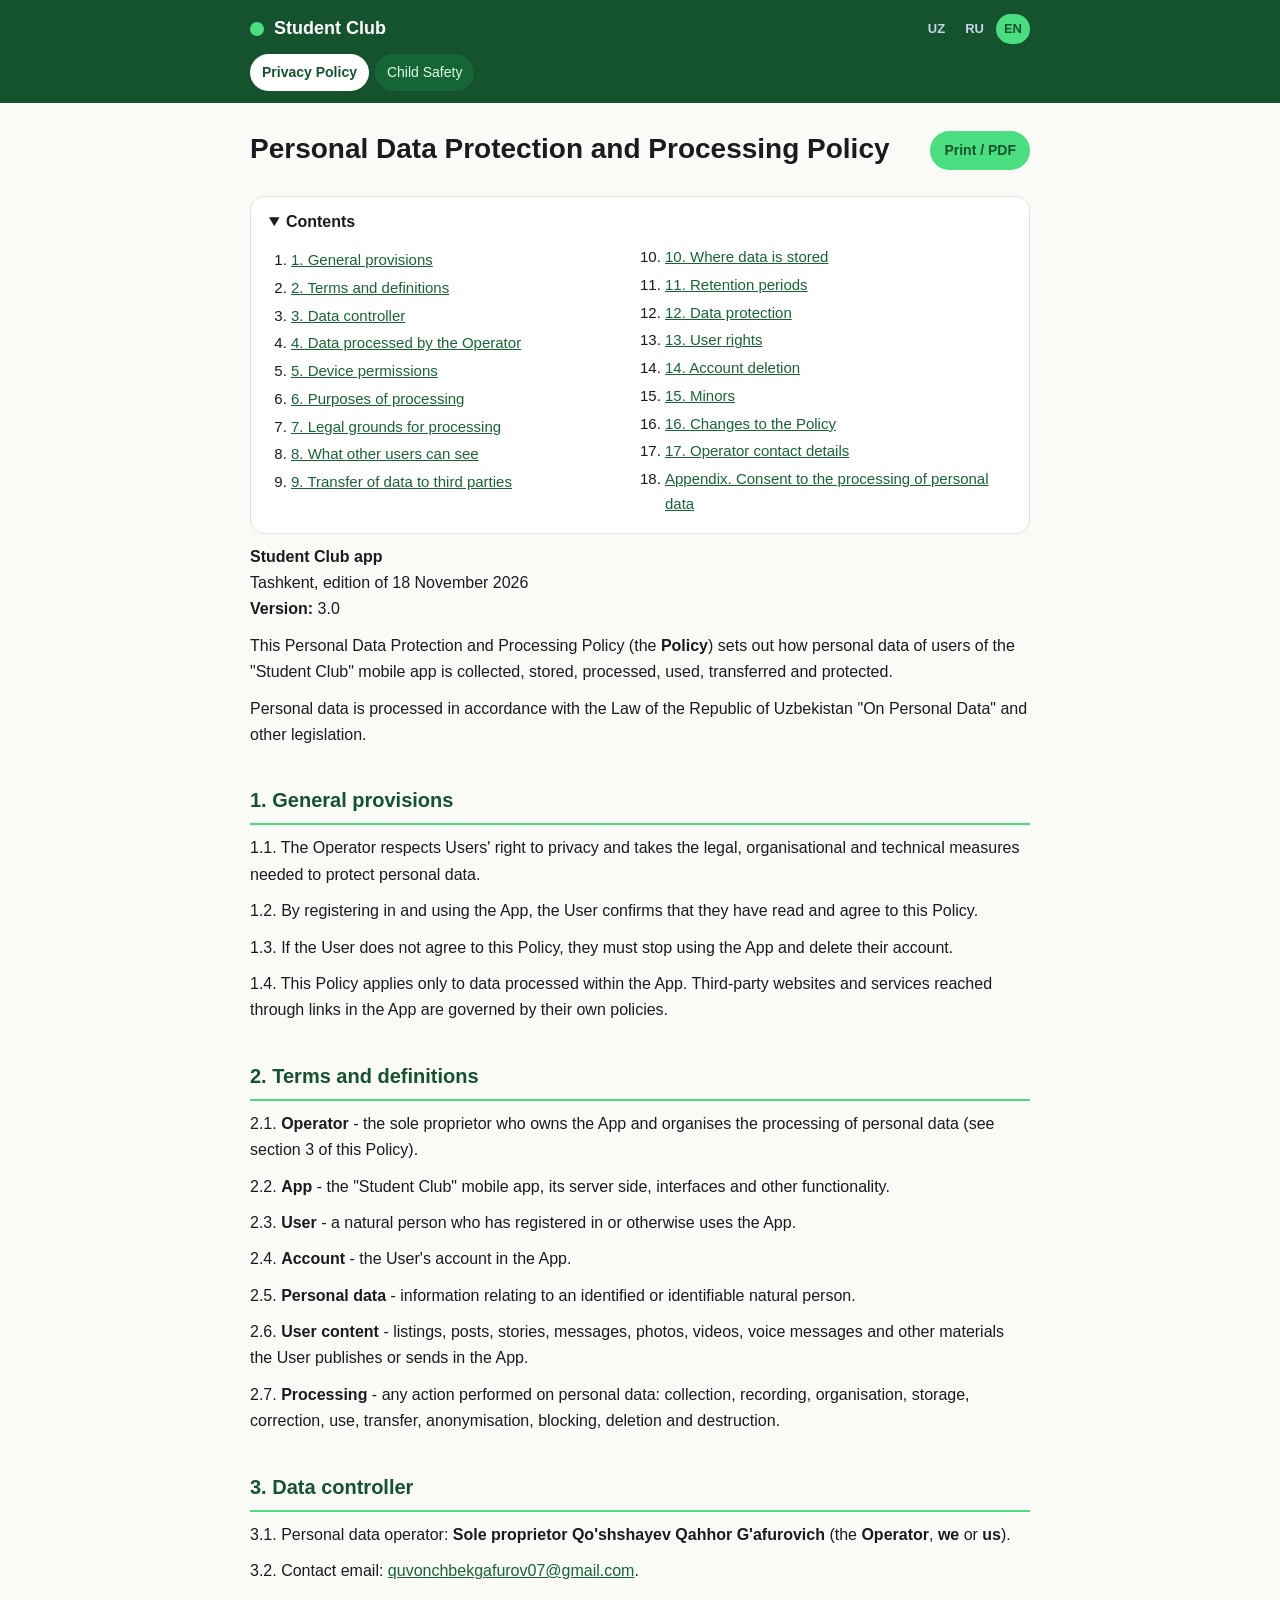
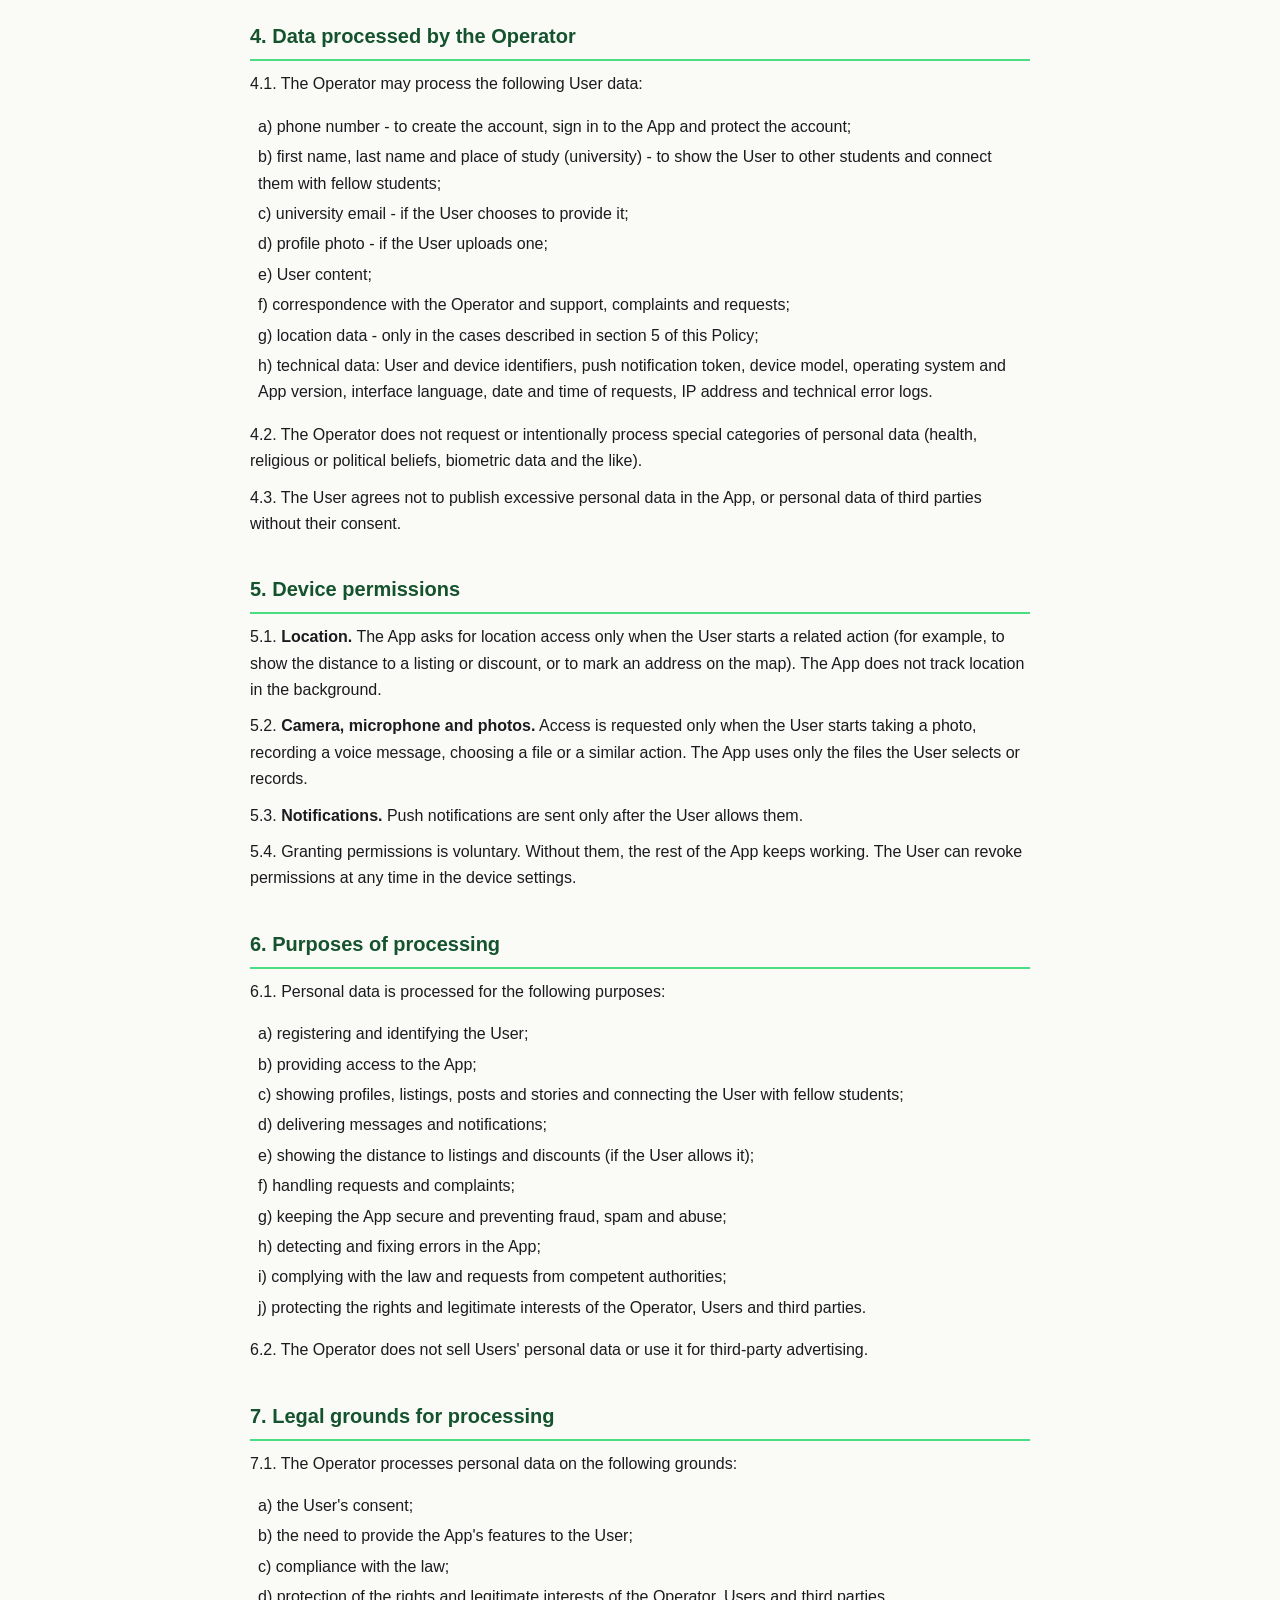
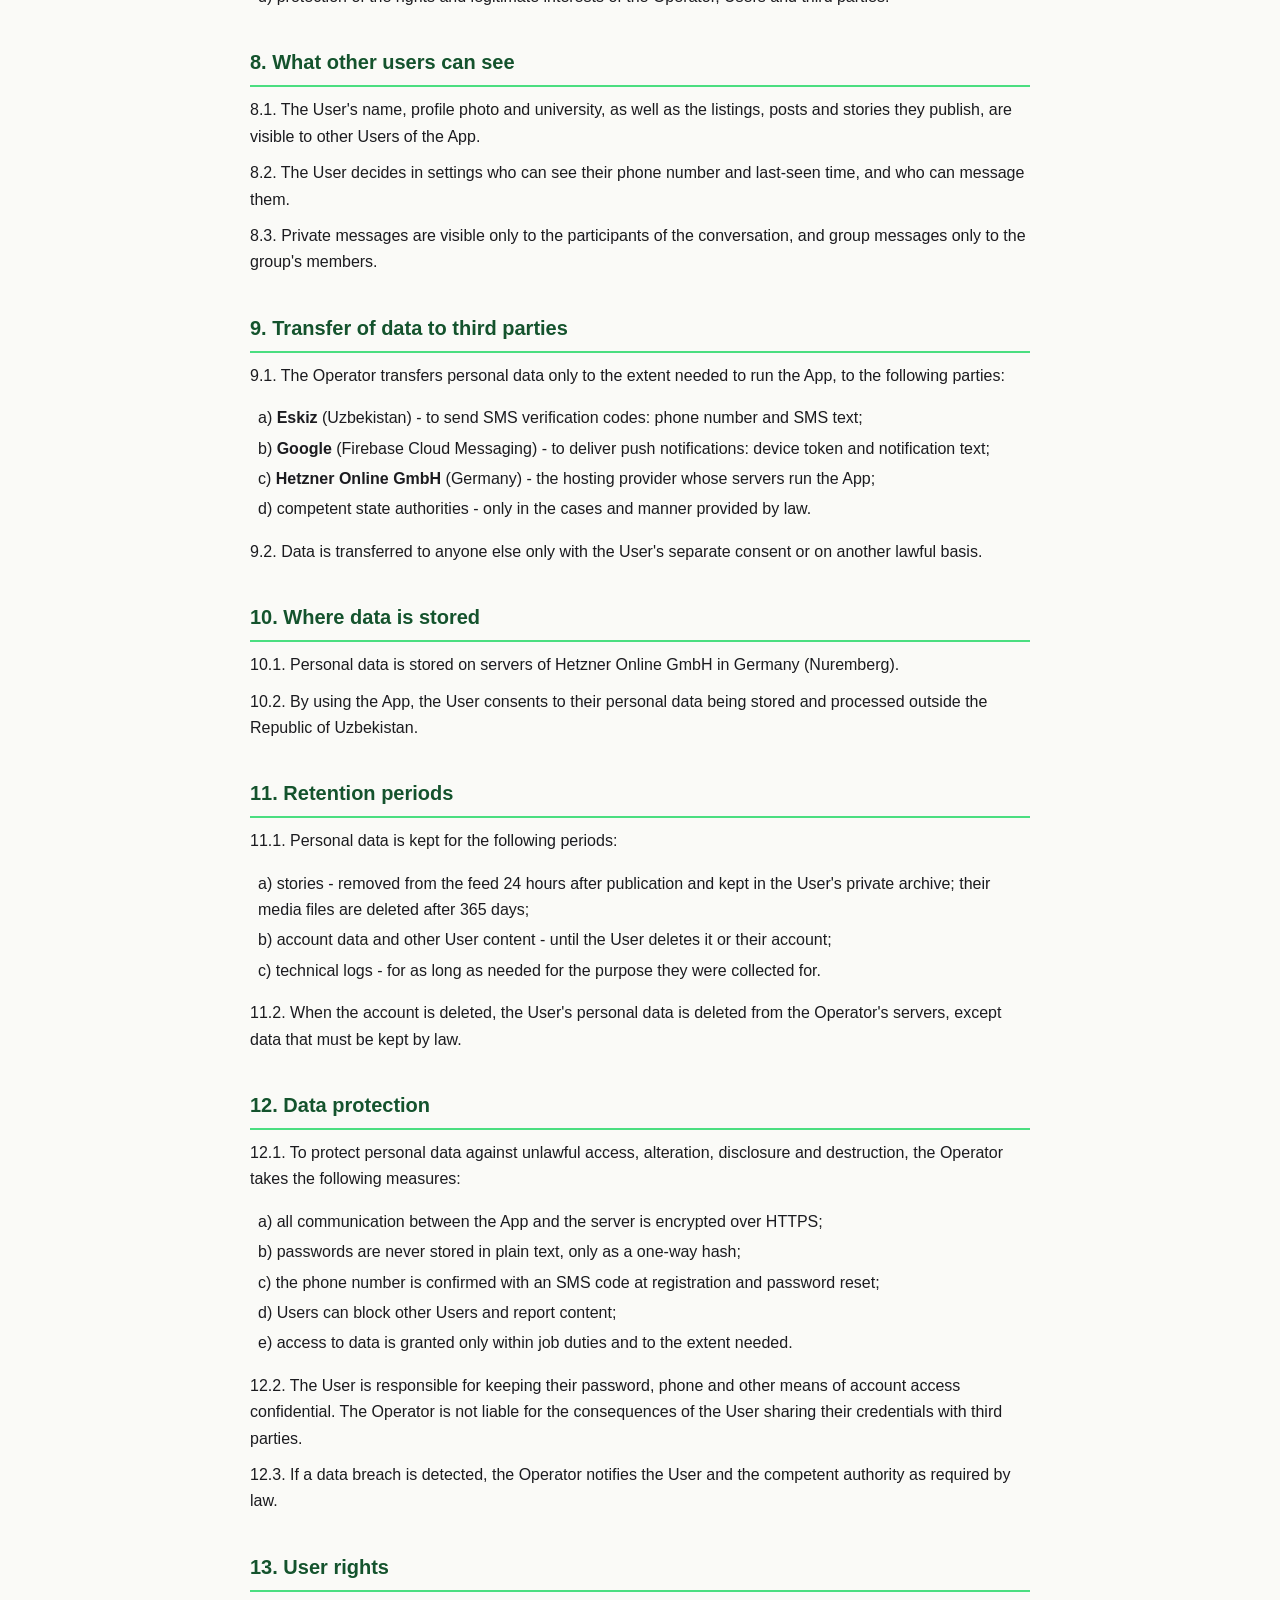
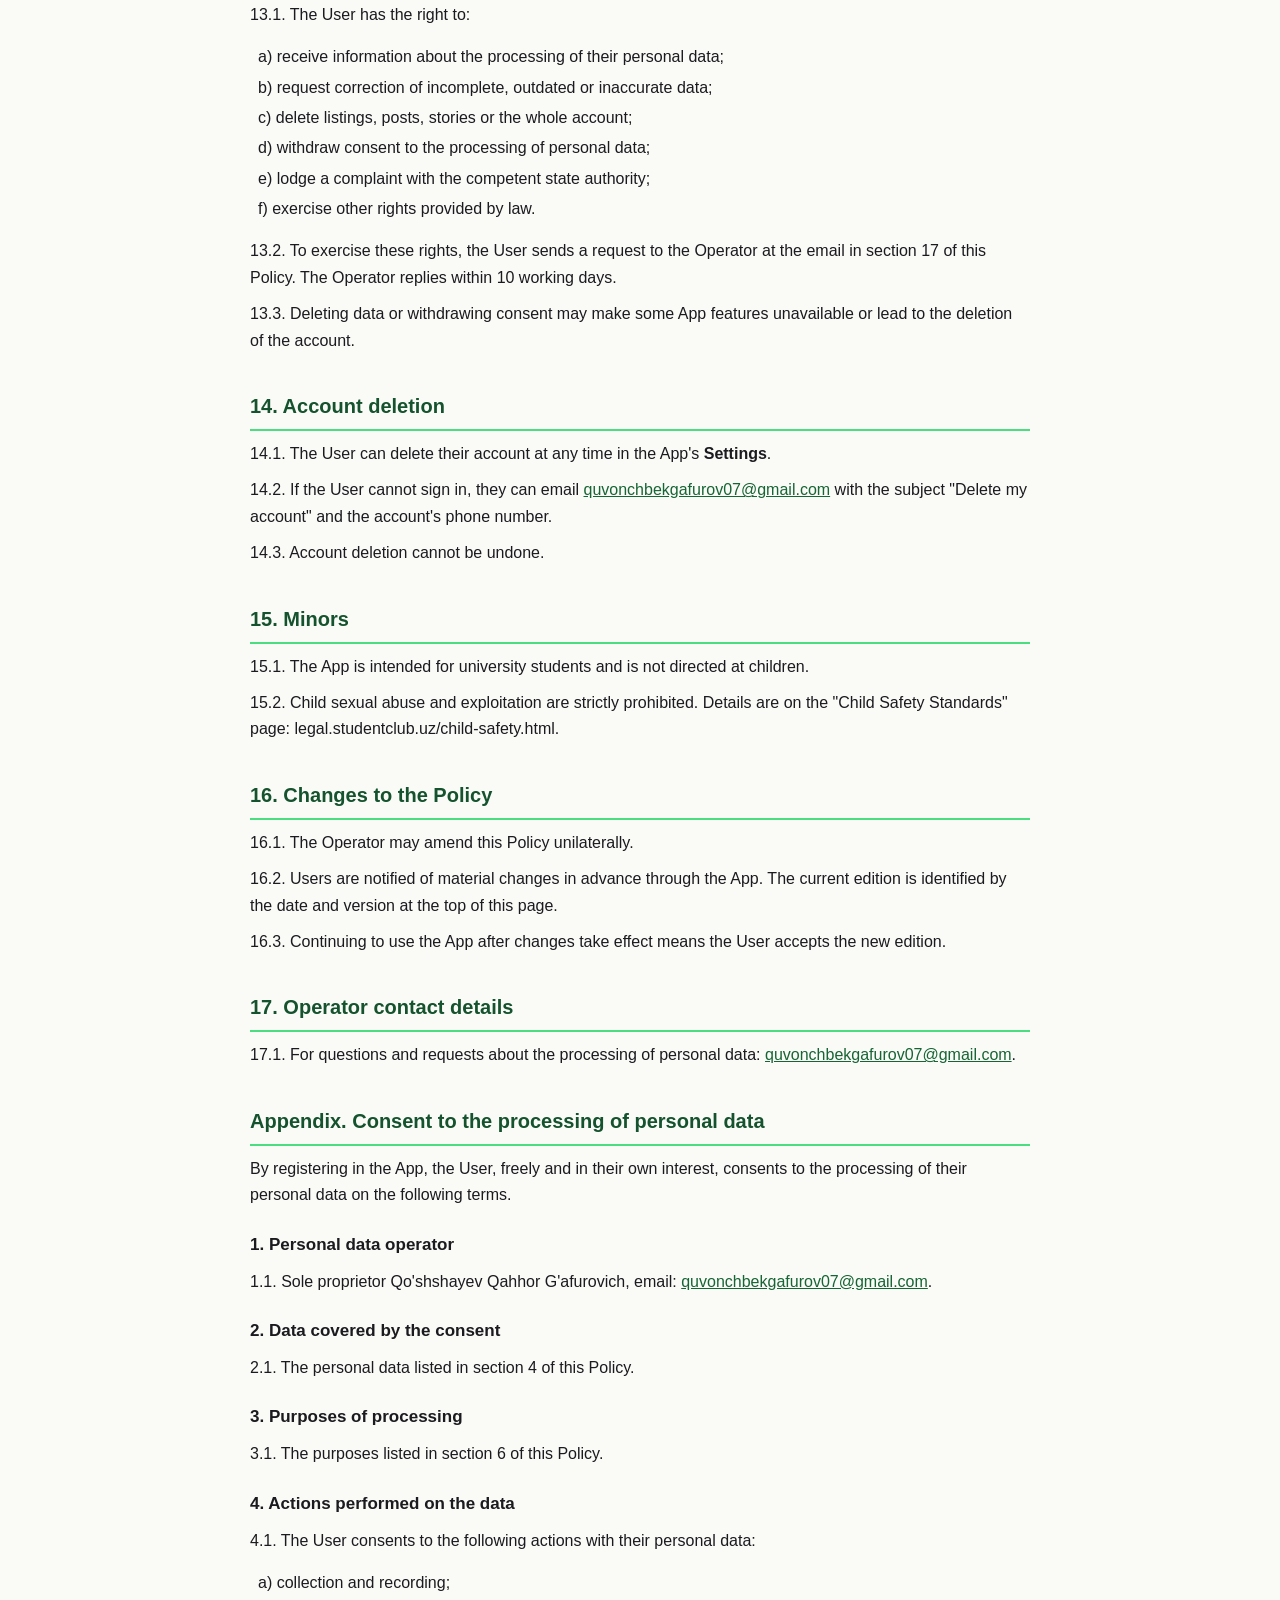
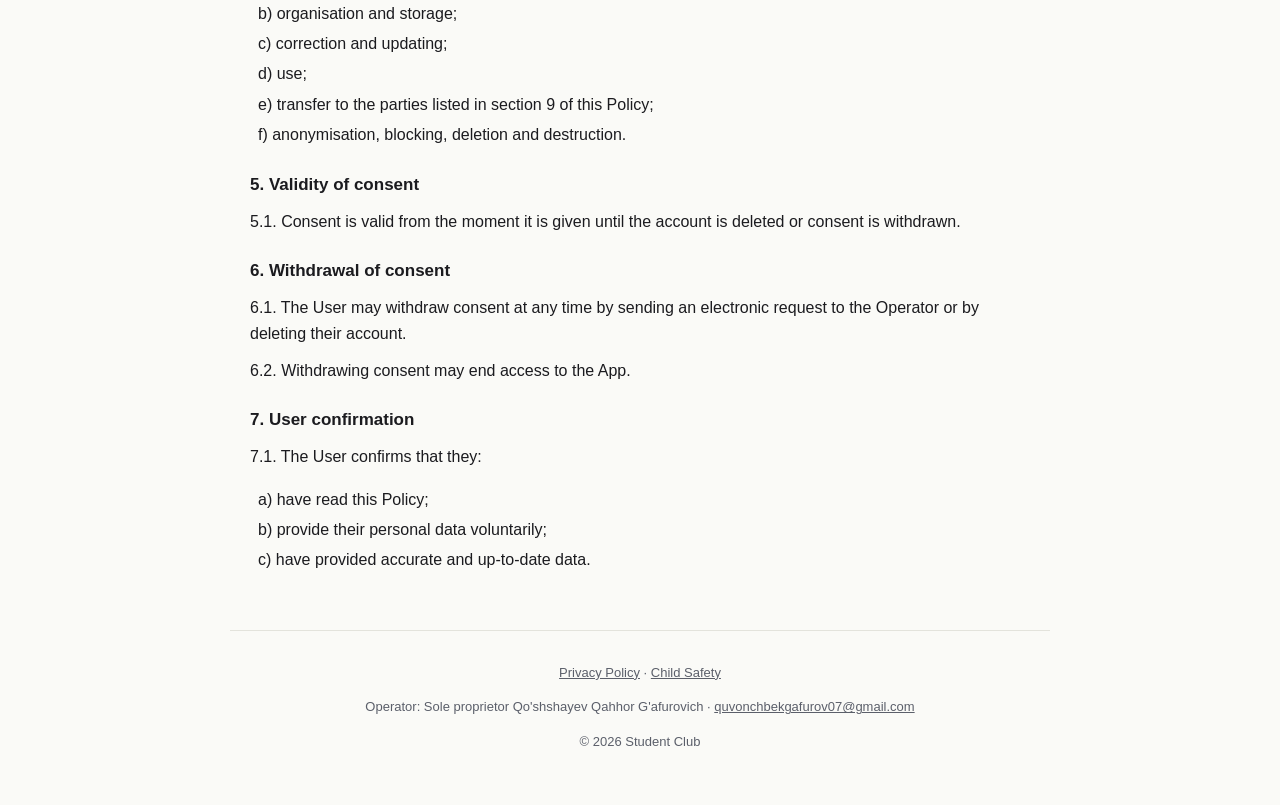
<file: en/privacy.html>
<!doctype html>
<html lang="en">
<head>
<meta charset="utf-8">
<meta name="viewport" content="width=device-width, initial-scale=1">
<title>Personal Data Protection and Processing Policy - Student Club</title>
<meta name="description" content="What data we collect, how we protect it and your rights.">
<meta name="theme-color" content="#14532d">
<link rel="alternate" hreflang="uz" href="../uz/privacy.html"><link rel="alternate" hreflang="ru" href="../ru/privacy.html"><link rel="alternate" hreflang="en" href="../en/privacy.html">
<link rel="icon" href="../assets/favicon.svg" type="image/svg+xml">
<link rel="stylesheet" href="../assets/style.css">
</head>
<body>
<header class="top">
  <div class="wrap bar">
    <a class="brand" href="../en/index.html"><span class="dot"></span>Student Club</a>
    <nav class="langs" aria-label="Language"><a href="../uz/privacy.html" lang="uz">UZ</a><a href="../ru/privacy.html" lang="ru">RU</a><a href="../en/privacy.html" lang="en" aria-current="true">EN</a></nav>
  </div>
  <div class="wrap"><nav class="tabs" aria-label="Documents"><a href="../en/privacy.html" aria-current="page">Privacy Policy</a><a href="../child-safety.html">Child Safety</a></nav></div>
</header>
<main class="wrap">
<article class="doc"><div class="doc-head"><h1>Personal Data Protection and Processing Policy</h1><button class="print" type="button" onclick="window.print()">Print / PDF</button></div><details class="toc" open><summary>Contents</summary><ol><li><a href="#1-general-provisions">1. General provisions</a></li><li><a href="#2-terms-and-definitions">2. Terms and definitions</a></li><li><a href="#3-data-controller">3. Data controller</a></li><li><a href="#4-data-processed-by-the-operator">4. Data processed by the Operator</a></li><li><a href="#5-device-permissions">5. Device permissions</a></li><li><a href="#6-purposes-of-processing">6. Purposes of processing</a></li><li><a href="#7-legal-grounds-for-processing">7. Legal grounds for processing</a></li><li><a href="#8-what-other-users-can-see">8. What other users can see</a></li><li><a href="#9-transfer-of-data-to-third-parties">9. Transfer of data to third parties</a></li><li><a href="#10-where-data-is-stored">10. Where data is stored</a></li><li><a href="#11-retention-periods">11. Retention periods</a></li><li><a href="#12-data-protection">12. Data protection</a></li><li><a href="#13-user-rights">13. User rights</a></li><li><a href="#14-account-deletion">14. Account deletion</a></li><li><a href="#15-minors">15. Minors</a></li><li><a href="#16-changes-to-the-policy">16. Changes to the Policy</a></li><li><a href="#17-operator-contact-details">17. Operator contact details</a></li><li><a href="#appendix-consent-to-the-processing-of-personal-data">Appendix. Consent to the processing of personal data</a></li></ol></details><p><strong>Student Club app</strong><br>
Tashkent, edition of 18 November 2026<br>
<strong>Version:</strong> 3.0</p>
<p>This Personal Data Protection and Processing Policy (the <strong>Policy</strong>) sets out how personal data of users of the "Student Club" mobile app is collected, stored, processed, used, transferred and protected.</p>
<p>Personal data is processed in accordance with the Law of the Republic of Uzbekistan "On Personal Data" and other legislation.</p>
<h2 id="1-general-provisions">1. General provisions</h2>
<p>1.1. The Operator respects Users' right to privacy and takes the legal, organisational and technical measures needed to protect personal data.</p>
<p>1.2. By registering in and using the App, the User confirms that they have read and agree to this Policy.</p>
<p>1.3. If the User does not agree to this Policy, they must stop using the App and delete their account.</p>
<p>1.4. This Policy applies only to data processed within the App. Third-party websites and services reached through links in the App are governed by their own policies.</p>
<h2 id="2-terms-and-definitions">2. Terms and definitions</h2>
<p>2.1. <strong>Operator</strong> - the sole proprietor who owns the App and organises the processing of personal data (see section 3 of this Policy).</p>
<p>2.2. <strong>App</strong> - the "Student Club" mobile app, its server side, interfaces and other functionality.</p>
<p>2.3. <strong>User</strong> - a natural person who has registered in or otherwise uses the App.</p>
<p>2.4. <strong>Account</strong> - the User's account in the App.</p>
<p>2.5. <strong>Personal data</strong> - information relating to an identified or identifiable natural person.</p>
<p>2.6. <strong>User content</strong> - listings, posts, stories, messages, photos, videos, voice messages and other materials the User publishes or sends in the App.</p>
<p>2.7. <strong>Processing</strong> - any action performed on personal data: collection, recording, organisation, storage, correction, use, transfer, anonymisation, blocking, deletion and destruction.</p>
<h2 id="3-data-controller">3. Data controller</h2>
<p>3.1. Personal data operator: <strong>Sole proprietor Qo'shshayev Qahhor G'afurovich</strong> (the <strong>Operator</strong>, <strong>we</strong> or <strong>us</strong>).</p>
<p>3.2. Contact email: <a href="mailto:quvonchbekgafurov07@gmail.com">quvonchbekgafurov07@gmail.com</a>.</p>
<h2 id="4-data-processed-by-the-operator">4. Data processed by the Operator</h2>
<p>4.1. The Operator may process the following User data:</p>
<ul class="lettered"><li>a) phone number - to create the account, sign in to the App and protect the account;</li><li>b) first name, last name and place of study (university) - to show the User to other students and connect them with fellow students;</li><li>c) university email - if the User chooses to provide it;</li><li>d) profile photo - if the User uploads one;</li><li>e) User content;</li><li>f) correspondence with the Operator and support, complaints and requests;</li><li>g) location data - only in the cases described in section 5 of this Policy;</li><li>h) technical data: User and device identifiers, push notification token, device model, operating system and App version, interface language, date and time of requests, IP address and technical error logs.</li></ul>
<p>4.2. The Operator does not request or intentionally process special categories of personal data (health, religious or political beliefs, biometric data and the like).</p>
<p>4.3. The User agrees not to publish excessive personal data in the App, or personal data of third parties without their consent.</p>
<h2 id="5-device-permissions">5. Device permissions</h2>
<p>5.1. <strong>Location.</strong> The App asks for location access only when the User starts a related action (for example, to show the distance to a listing or discount, or to mark an address on the map). The App does not track location in the background.</p>
<p>5.2. <strong>Camera, microphone and photos.</strong> Access is requested only when the User starts taking a photo, recording a voice message, choosing a file or a similar action. The App uses only the files the User selects or records.</p>
<p>5.3. <strong>Notifications.</strong> Push notifications are sent only after the User allows them.</p>
<p>5.4. Granting permissions is voluntary. Without them, the rest of the App keeps working. The User can revoke permissions at any time in the device settings.</p>
<h2 id="6-purposes-of-processing">6. Purposes of processing</h2>
<p>6.1. Personal data is processed for the following purposes:</p>
<ul class="lettered"><li>a) registering and identifying the User;</li><li>b) providing access to the App;</li><li>c) showing profiles, listings, posts and stories and connecting the User with fellow students;</li><li>d) delivering messages and notifications;</li><li>e) showing the distance to listings and discounts (if the User allows it);</li><li>f) handling requests and complaints;</li><li>g) keeping the App secure and preventing fraud, spam and abuse;</li><li>h) detecting and fixing errors in the App;</li><li>i) complying with the law and requests from competent authorities;</li><li>j) protecting the rights and legitimate interests of the Operator, Users and third parties.</li></ul>
<p>6.2. The Operator does not sell Users' personal data or use it for third-party advertising.</p>
<h2 id="7-legal-grounds-for-processing">7. Legal grounds for processing</h2>
<p>7.1. The Operator processes personal data on the following grounds:</p>
<ul class="lettered"><li>a) the User's consent;</li><li>b) the need to provide the App's features to the User;</li><li>c) compliance with the law;</li><li>d) protection of the rights and legitimate interests of the Operator, Users and third parties.</li></ul>
<h2 id="8-what-other-users-can-see">8. What other users can see</h2>
<p>8.1. The User's name, profile photo and university, as well as the listings, posts and stories they publish, are visible to other Users of the App.</p>
<p>8.2. The User decides in settings who can see their phone number and last-seen time, and who can message them.</p>
<p>8.3. Private messages are visible only to the participants of the conversation, and group messages only to the group's members.</p>
<h2 id="9-transfer-of-data-to-third-parties">9. Transfer of data to third parties</h2>
<p>9.1. The Operator transfers personal data only to the extent needed to run the App, to the following parties:</p>
<ul class="lettered"><li>a) <strong>Eskiz</strong> (Uzbekistan) - to send SMS verification codes: phone number and SMS text;</li><li>b) <strong>Google</strong> (Firebase Cloud Messaging) - to deliver push notifications: device token and notification text;</li><li>c) <strong>Hetzner Online GmbH</strong> (Germany) - the hosting provider whose servers run the App;</li><li>d) competent state authorities - only in the cases and manner provided by law.</li></ul>
<p>9.2. Data is transferred to anyone else only with the User's separate consent or on another lawful basis.</p>
<h2 id="10-where-data-is-stored">10. Where data is stored</h2>
<p>10.1. Personal data is stored on servers of Hetzner Online GmbH in Germany (Nuremberg).</p>
<p>10.2. By using the App, the User consents to their personal data being stored and processed outside the Republic of Uzbekistan.</p>
<h2 id="11-retention-periods">11. Retention periods</h2>
<p>11.1. Personal data is kept for the following periods:</p>
<ul class="lettered"><li>a) stories - removed from the feed 24 hours after publication and kept in the User's private archive; their media files are deleted after 365 days;</li><li>b) account data and other User content - until the User deletes it or their account;</li><li>c) technical logs - for as long as needed for the purpose they were collected for.</li></ul>
<p>11.2. When the account is deleted, the User's personal data is deleted from the Operator's servers, except data that must be kept by law.</p>
<h2 id="12-data-protection">12. Data protection</h2>
<p>12.1. To protect personal data against unlawful access, alteration, disclosure and destruction, the Operator takes the following measures:</p>
<ul class="lettered"><li>a) all communication between the App and the server is encrypted over HTTPS;</li><li>b) passwords are never stored in plain text, only as a one-way hash;</li><li>c) the phone number is confirmed with an SMS code at registration and password reset;</li><li>d) Users can block other Users and report content;</li><li>e) access to data is granted only within job duties and to the extent needed.</li></ul>
<p>12.2. The User is responsible for keeping their password, phone and other means of account access confidential. The Operator is not liable for the consequences of the User sharing their credentials with third parties.</p>
<p>12.3. If a data breach is detected, the Operator notifies the User and the competent authority as required by law.</p>
<h2 id="13-user-rights">13. User rights</h2>
<p>13.1. The User has the right to:</p>
<ul class="lettered"><li>a) receive information about the processing of their personal data;</li><li>b) request correction of incomplete, outdated or inaccurate data;</li><li>c) delete listings, posts, stories or the whole account;</li><li>d) withdraw consent to the processing of personal data;</li><li>e) lodge a complaint with the competent state authority;</li><li>f) exercise other rights provided by law.</li></ul>
<p>13.2. To exercise these rights, the User sends a request to the Operator at the email in section 17 of this Policy. The Operator replies within 10 working days.</p>
<p>13.3. Deleting data or withdrawing consent may make some App features unavailable or lead to the deletion of the account.</p>
<h2 id="14-account-deletion">14. Account deletion</h2>
<p>14.1. The User can delete their account at any time in the App's <strong>Settings</strong>.</p>
<p>14.2. If the User cannot sign in, they can email <a href="mailto:quvonchbekgafurov07@gmail.com">quvonchbekgafurov07@gmail.com</a> with the subject "Delete my account" and the account's phone number.</p>
<p>14.3. Account deletion cannot be undone.</p>
<h2 id="15-minors">15. Minors</h2>
<p>15.1. The App is intended for university students and is not directed at children.</p>
<p>15.2. Child sexual abuse and exploitation are strictly prohibited. Details are on the "Child Safety Standards" page: legal.studentclub.uz/child-safety.html.</p>
<h2 id="16-changes-to-the-policy">16. Changes to the Policy</h2>
<p>16.1. The Operator may amend this Policy unilaterally.</p>
<p>16.2. Users are notified of material changes in advance through the App. The current edition is identified by the date and version at the top of this page.</p>
<p>16.3. Continuing to use the App after changes take effect means the User accepts the new edition.</p>
<h2 id="17-operator-contact-details">17. Operator contact details</h2>
<p>17.1. For questions and requests about the processing of personal data: <a href="mailto:quvonchbekgafurov07@gmail.com">quvonchbekgafurov07@gmail.com</a>.</p>
<h2 id="appendix-consent-to-the-processing-of-personal-data">Appendix. Consent to the processing of personal data</h2>
<p>By registering in the App, the User, freely and in their own interest, consents to the processing of their personal data on the following terms.</p>
<h3 id="1-personal-data-operator">1. Personal data operator</h3>
<p>1.1. Sole proprietor Qo'shshayev Qahhor G'afurovich, email: <a href="mailto:quvonchbekgafurov07@gmail.com">quvonchbekgafurov07@gmail.com</a>.</p>
<h3 id="2-data-covered-by-the-consent">2. Data covered by the consent</h3>
<p>2.1. The personal data listed in section 4 of this Policy.</p>
<h3 id="3-purposes-of-processing">3. Purposes of processing</h3>
<p>3.1. The purposes listed in section 6 of this Policy.</p>
<h3 id="4-actions-performed-on-the-data">4. Actions performed on the data</h3>
<p>4.1. The User consents to the following actions with their personal data:</p>
<ul class="lettered"><li>a) collection and recording;</li><li>b) organisation and storage;</li><li>c) correction and updating;</li><li>d) use;</li><li>e) transfer to the parties listed in section 9 of this Policy;</li><li>f) anonymisation, blocking, deletion and destruction.</li></ul>
<h3 id="5-validity-of-consent">5. Validity of consent</h3>
<p>5.1. Consent is valid from the moment it is given until the account is deleted or consent is withdrawn.</p>
<h3 id="6-withdrawal-of-consent">6. Withdrawal of consent</h3>
<p>6.1. The User may withdraw consent at any time by sending an electronic request to the Operator or by deleting their account.</p>
<p>6.2. Withdrawing consent may end access to the App.</p>
<h3 id="7-user-confirmation">7. User confirmation</h3>
<p>7.1. The User confirms that they:</p>
<ul class="lettered"><li>a) have read this Policy;</li><li>b) provide their personal data voluntarily;</li><li>c) have provided accurate and up-to-date data.</li></ul></article>
</main>
<footer class="wrap foot">
  <p><a href="../en/privacy.html">Privacy Policy</a> · <a href="../child-safety.html">Child Safety</a></p>
  <p>Operator: Sole proprietor Qo'shshayev Qahhor G'afurovich · <a href="mailto:quvonchbekgafurov07@gmail.com">quvonchbekgafurov07@gmail.com</a></p>
  <p>© 2026 Student Club</p>
</footer>
</body>
</html>
</file>
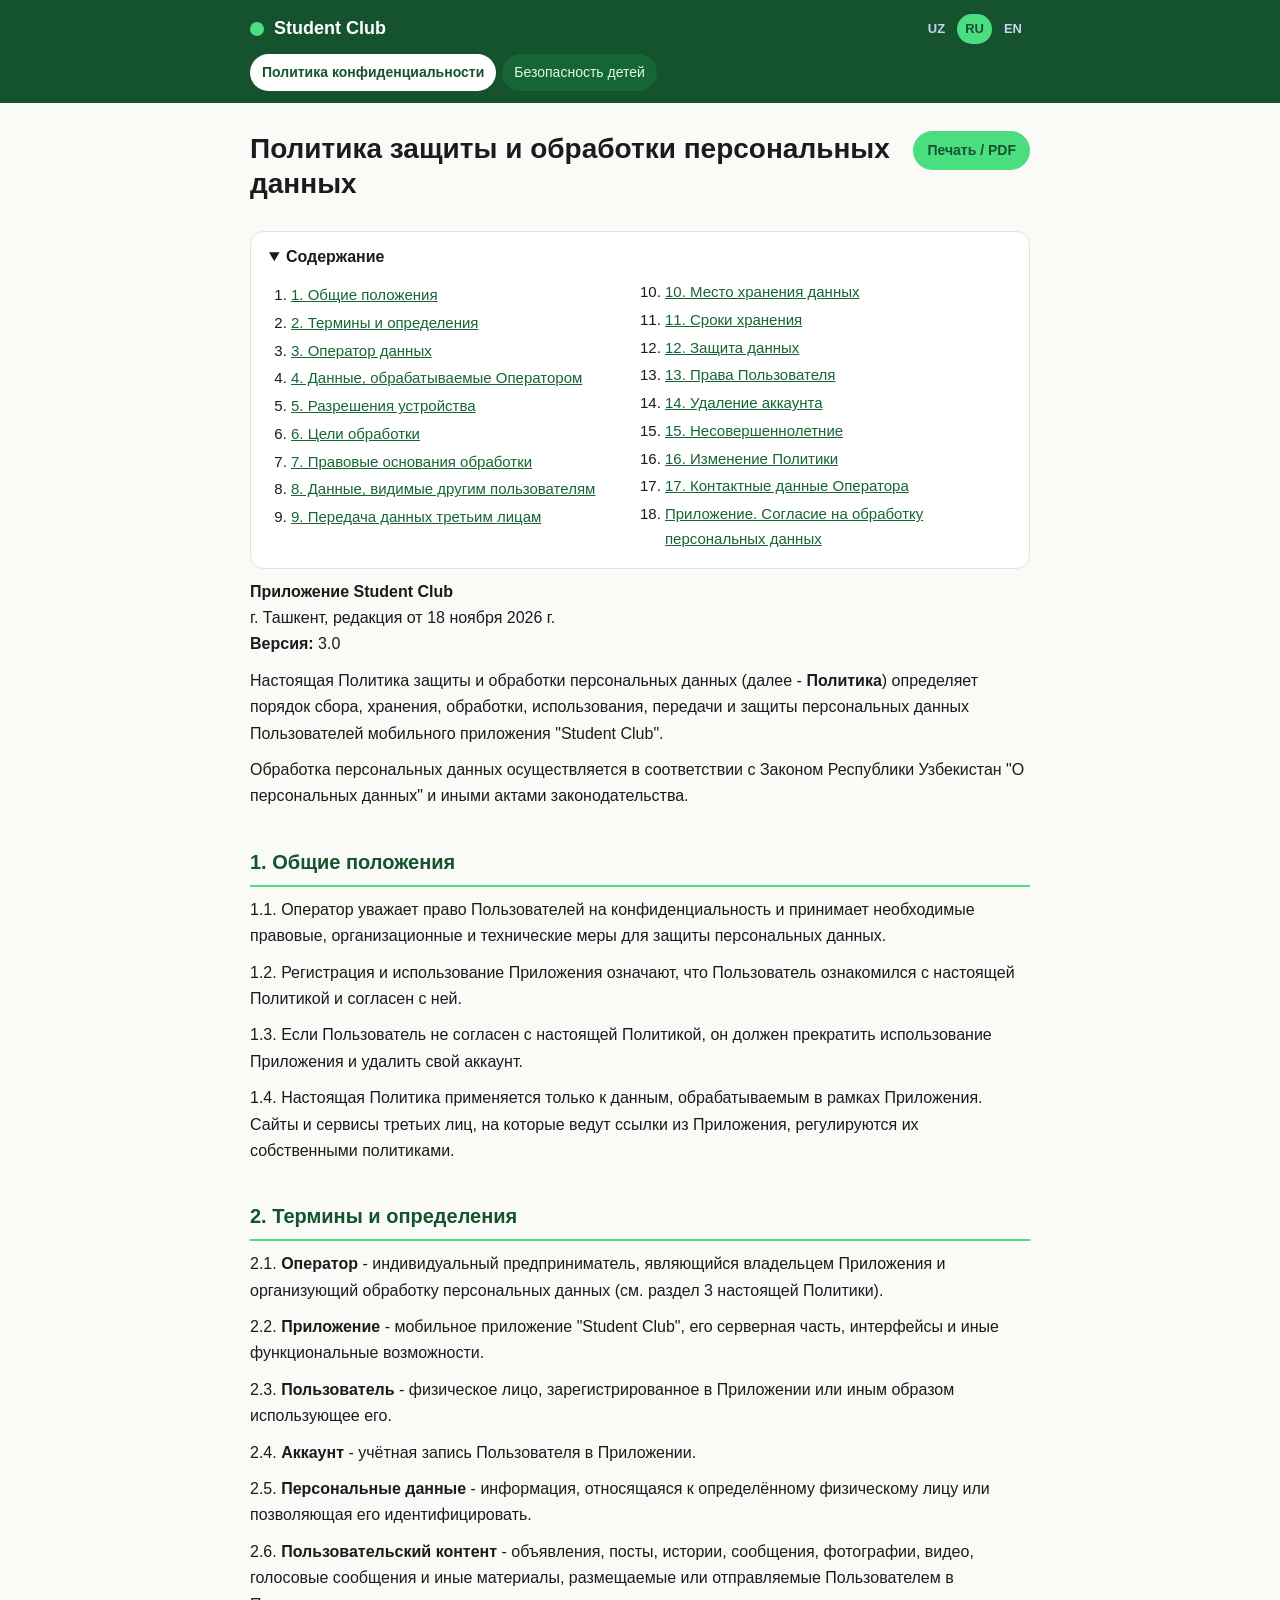
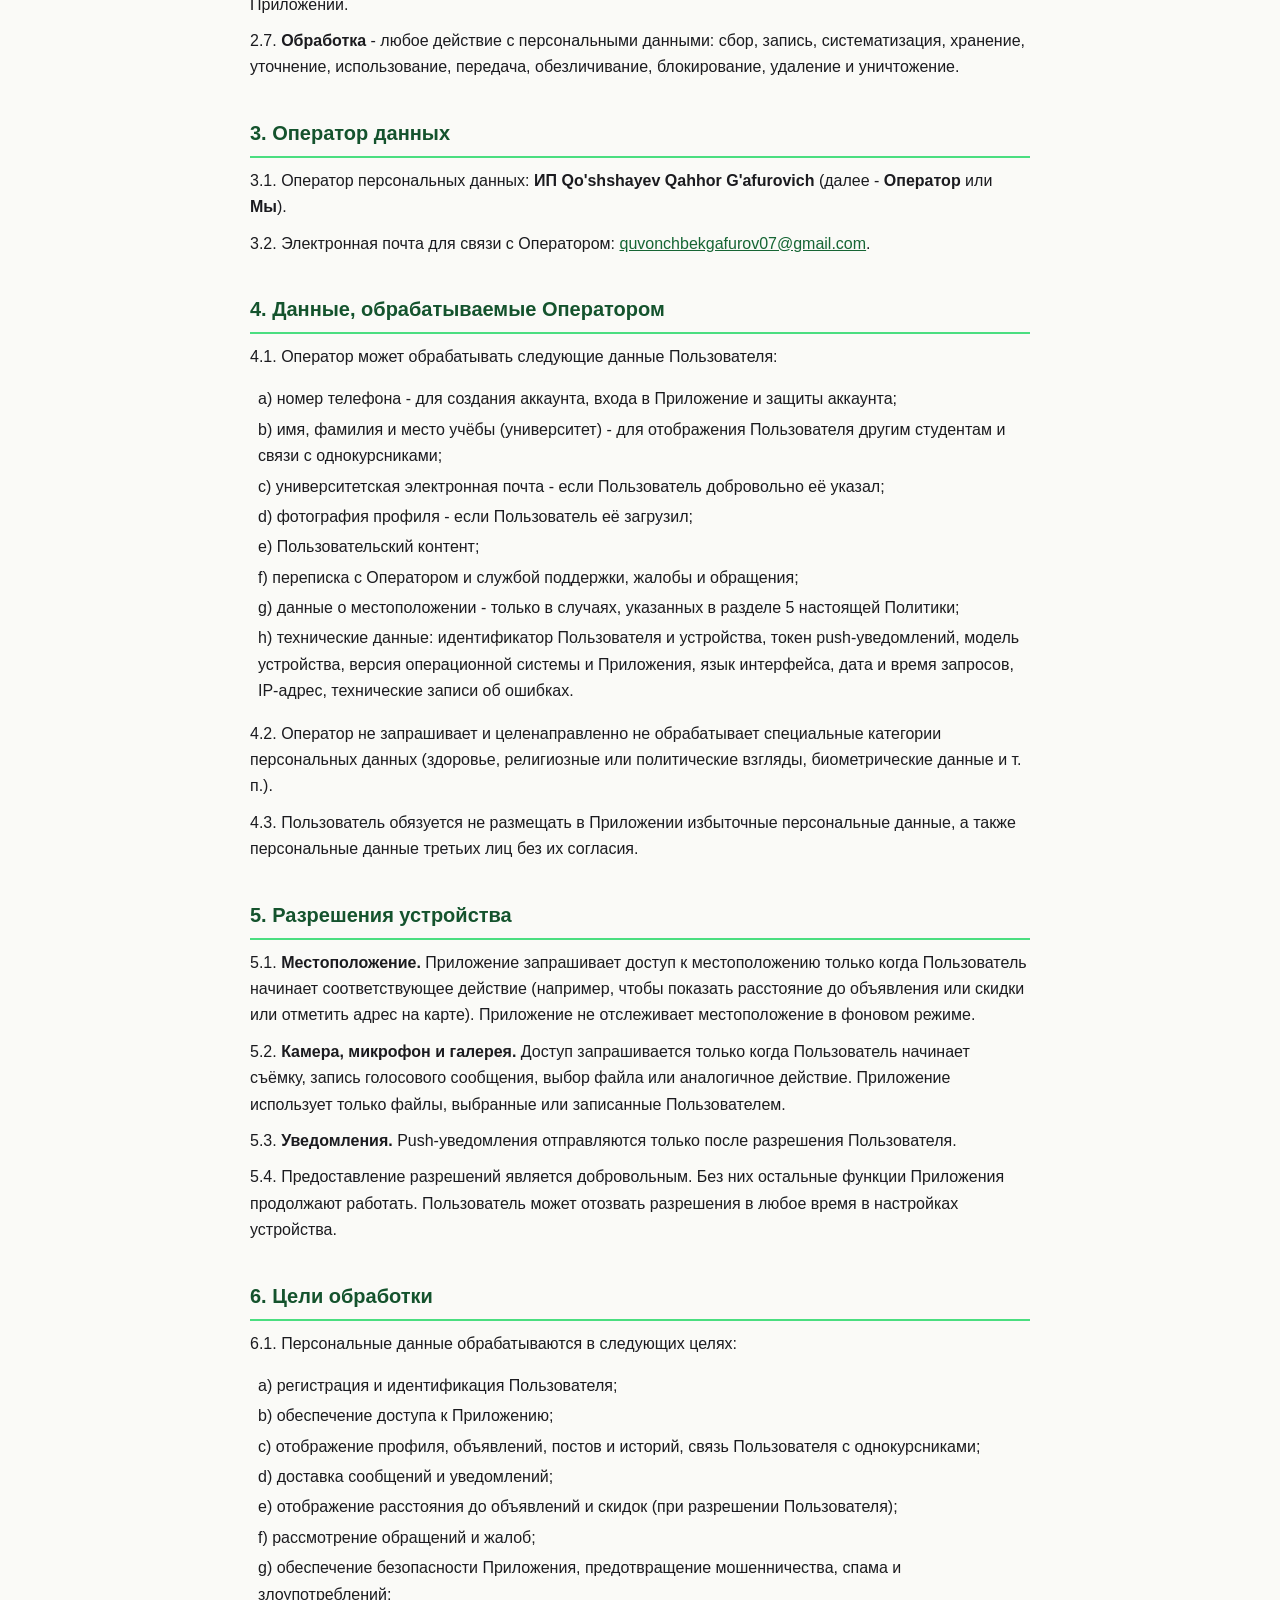
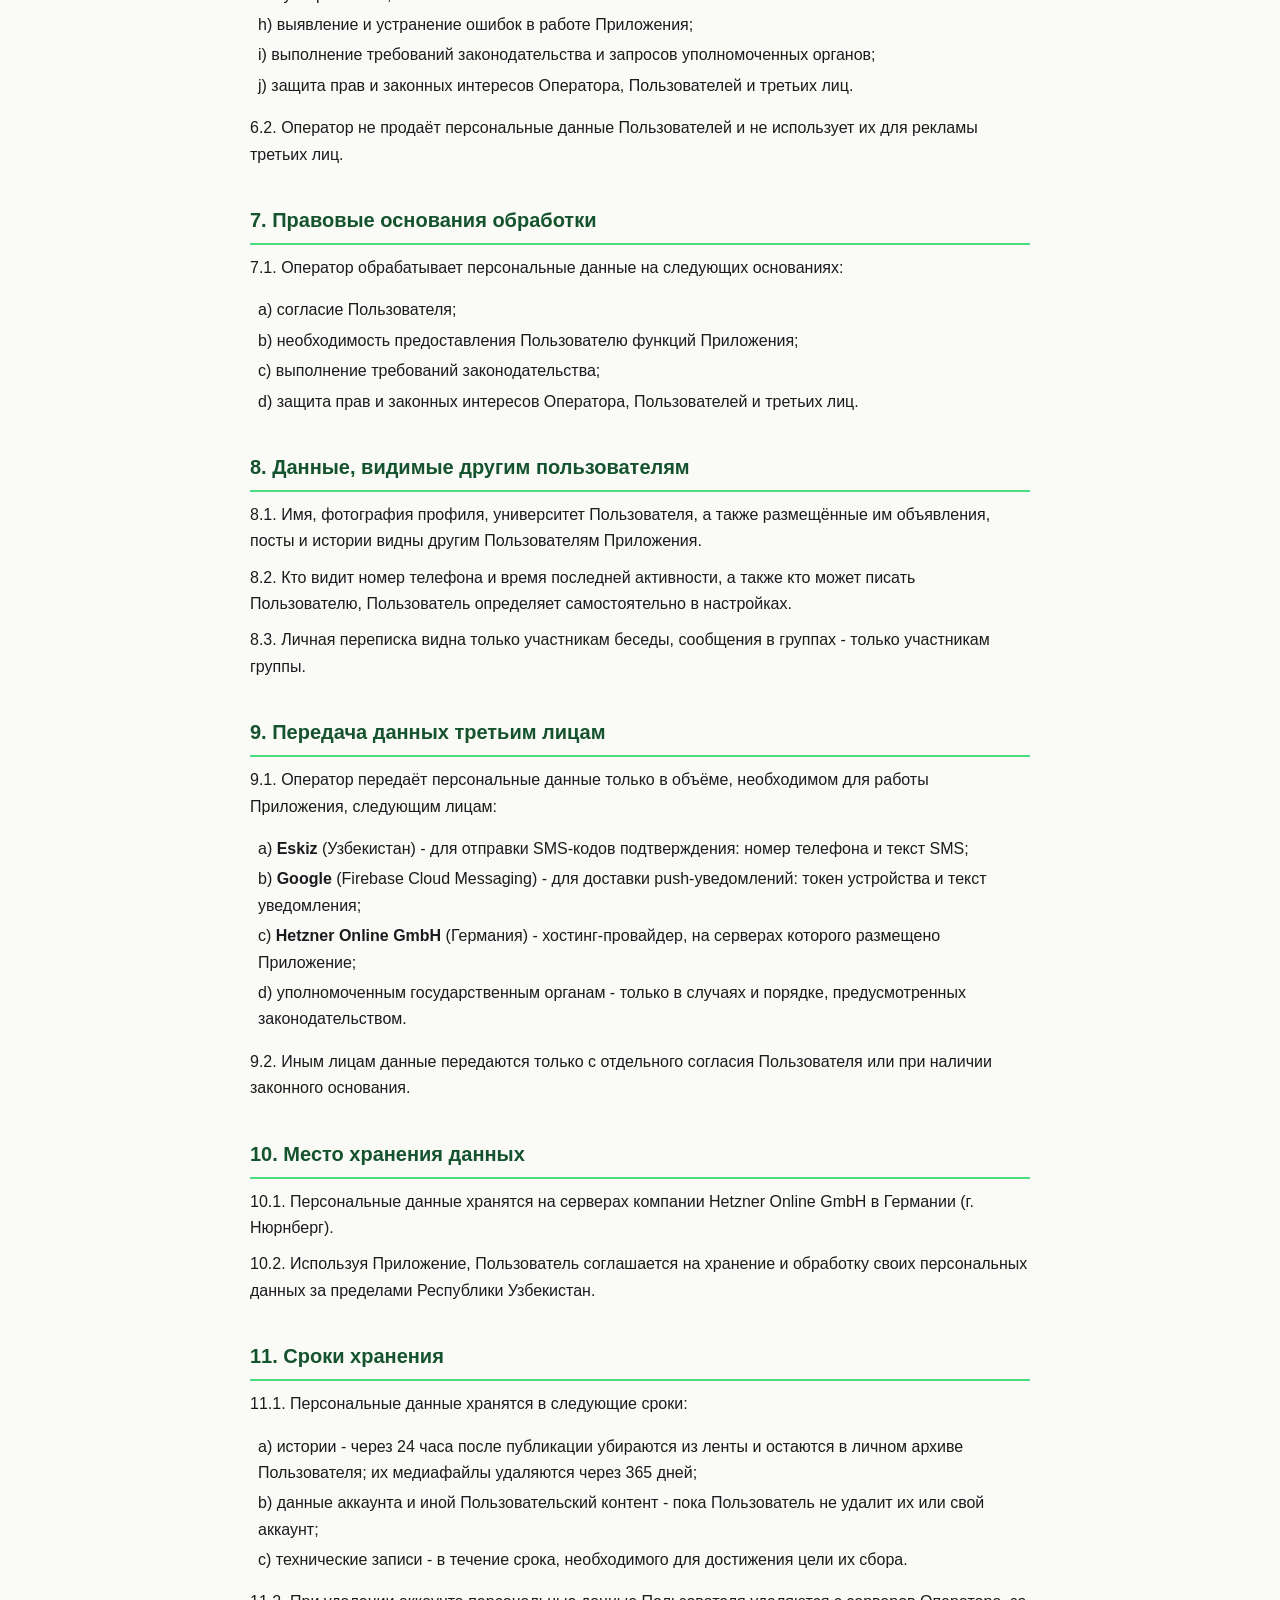
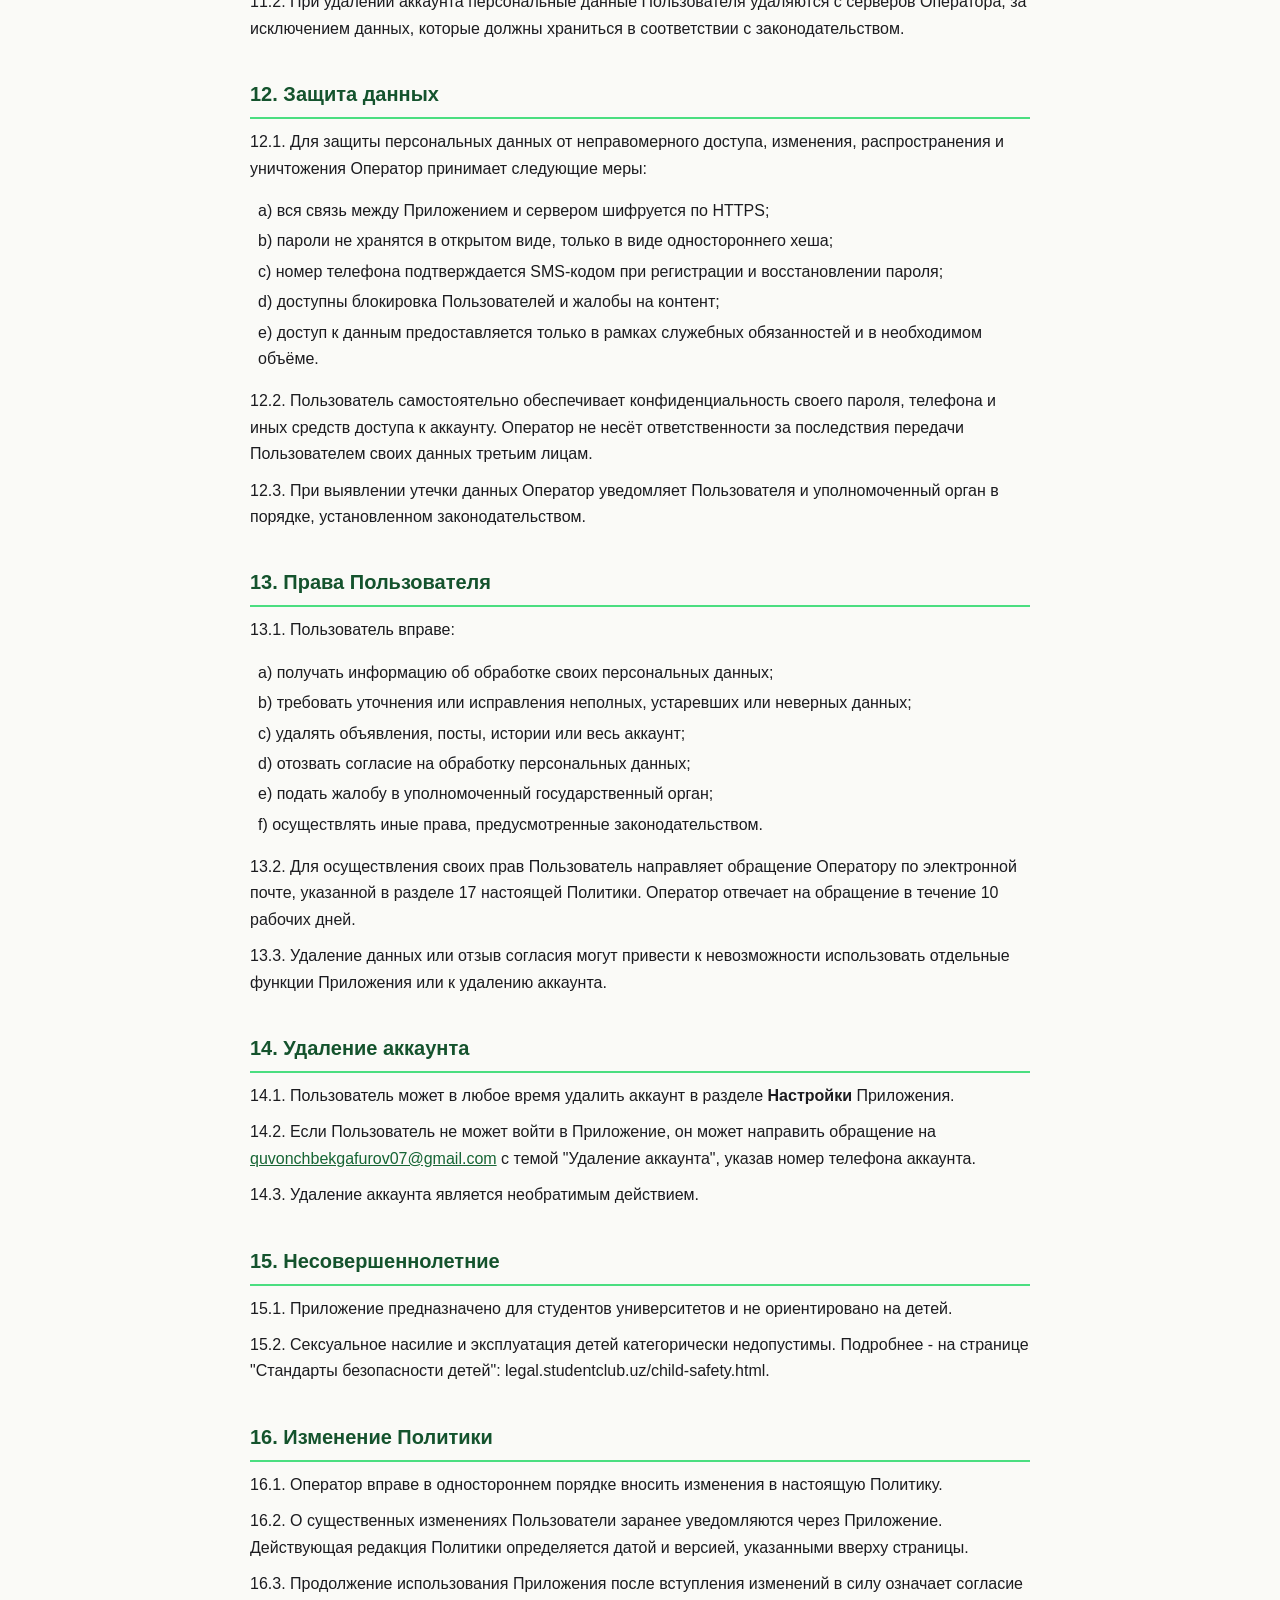
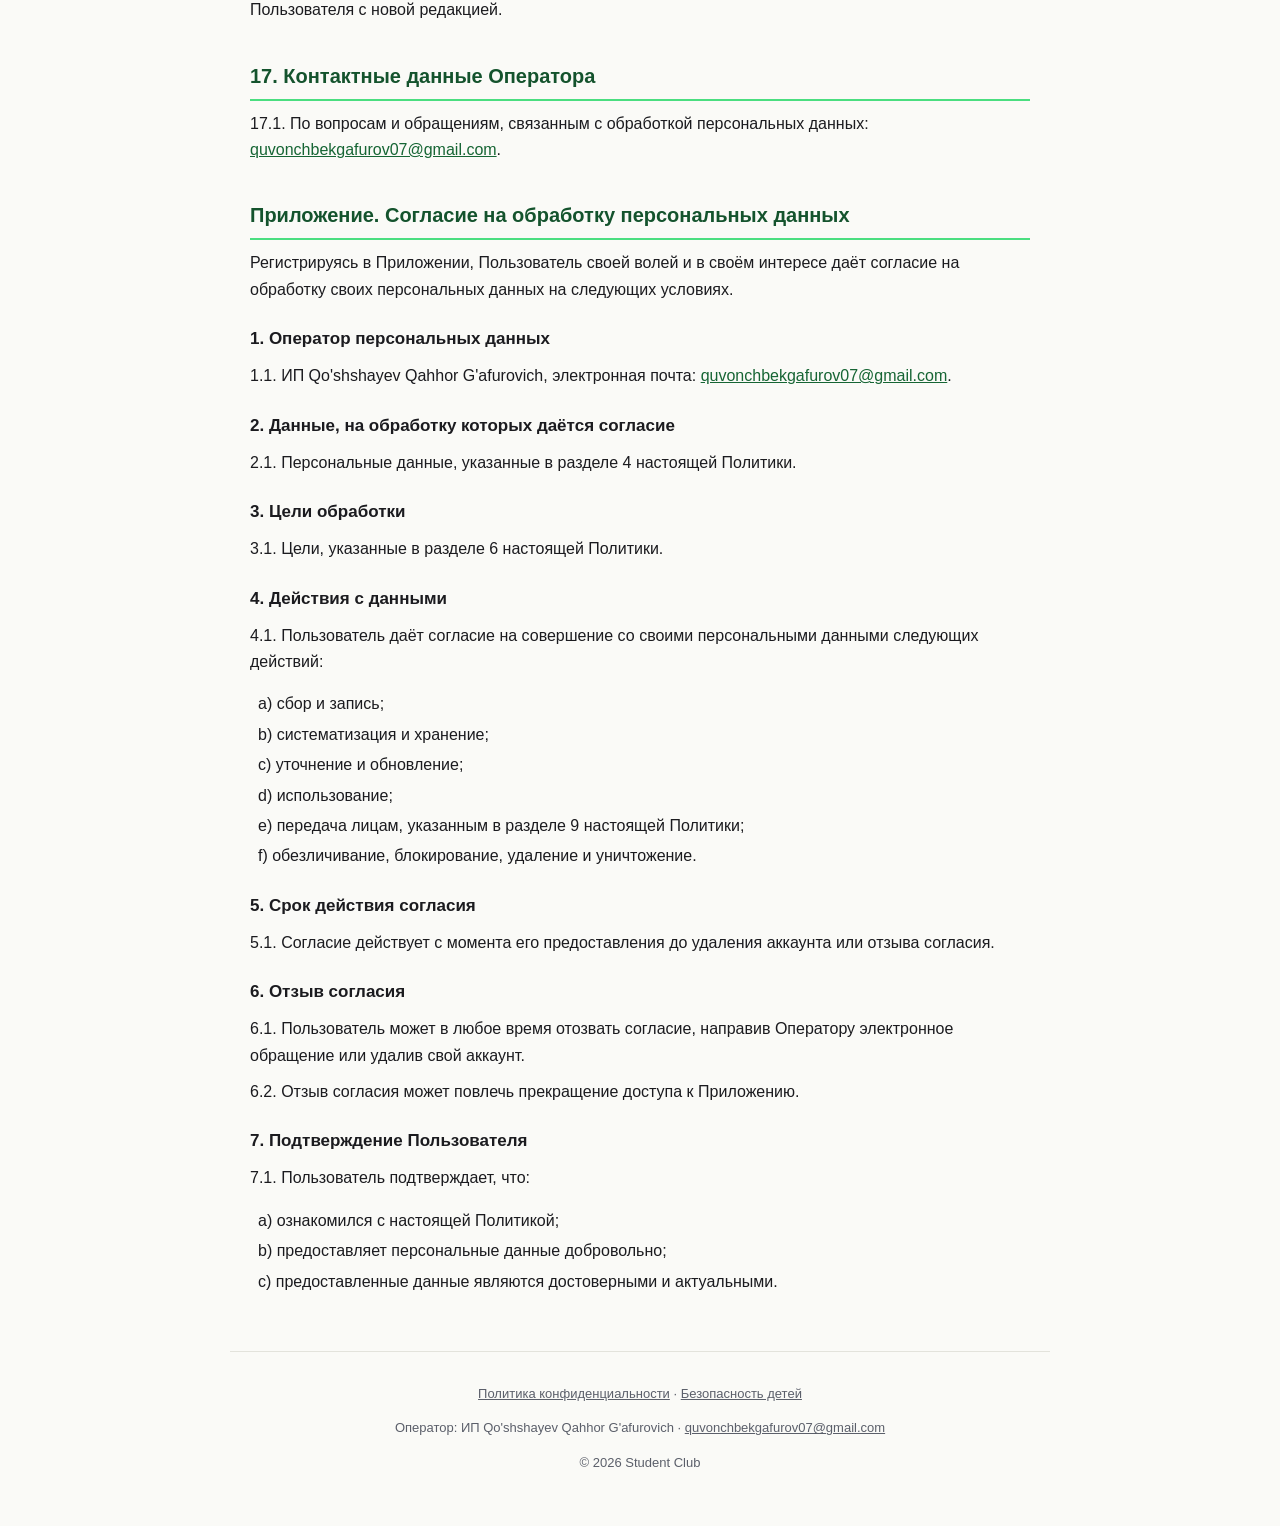
<file: ru/privacy.html>
<!doctype html>
<html lang="ru">
<head>
<meta charset="utf-8">
<meta name="viewport" content="width=device-width, initial-scale=1">
<title>Политика защиты и обработки персональных данных - Student Club</title>
<meta name="description" content="Какие данные собираются, как защищаются и ваши права.">
<meta name="theme-color" content="#14532d">
<link rel="alternate" hreflang="uz" href="../uz/privacy.html"><link rel="alternate" hreflang="ru" href="../ru/privacy.html"><link rel="alternate" hreflang="en" href="../en/privacy.html">
<link rel="icon" href="../assets/favicon.svg" type="image/svg+xml">
<link rel="stylesheet" href="../assets/style.css">
</head>
<body>
<header class="top">
  <div class="wrap bar">
    <a class="brand" href="../ru/index.html"><span class="dot"></span>Student Club</a>
    <nav class="langs" aria-label="Language"><a href="../uz/privacy.html" lang="uz">UZ</a><a href="../ru/privacy.html" lang="ru" aria-current="true">RU</a><a href="../en/privacy.html" lang="en">EN</a></nav>
  </div>
  <div class="wrap"><nav class="tabs" aria-label="Documents"><a href="../ru/privacy.html" aria-current="page">Политика конфиденциальности</a><a href="../child-safety.html">Безопасность детей</a></nav></div>
</header>
<main class="wrap">
<article class="doc"><div class="doc-head"><h1>Политика защиты и обработки персональных данных</h1><button class="print" type="button" onclick="window.print()">Печать / PDF</button></div><details class="toc" open><summary>Содержание</summary><ol><li><a href="#1-общие-положения">1. Общие положения</a></li><li><a href="#2-термины-и-определения">2. Термины и определения</a></li><li><a href="#3-оператор-данных">3. Оператор данных</a></li><li><a href="#4-данные-обрабатываемые-оператором">4. Данные, обрабатываемые Оператором</a></li><li><a href="#5-разрешения-устройства">5. Разрешения устройства</a></li><li><a href="#6-цели-обработки">6. Цели обработки</a></li><li><a href="#7-правовые-основания-обработки">7. Правовые основания обработки</a></li><li><a href="#8-данные-видимые-другим-пользователям">8. Данные, видимые другим пользователям</a></li><li><a href="#9-передача-данных-третьим-лицам">9. Передача данных третьим лицам</a></li><li><a href="#10-место-хранения-данных">10. Место хранения данных</a></li><li><a href="#11-сроки-хранения">11. Сроки хранения</a></li><li><a href="#12-защита-данных">12. Защита данных</a></li><li><a href="#13-права-пользователя">13. Права Пользователя</a></li><li><a href="#14-удаление-аккаунта">14. Удаление аккаунта</a></li><li><a href="#15-несовершеннолетние">15. Несовершеннолетние</a></li><li><a href="#16-изменение-политики">16. Изменение Политики</a></li><li><a href="#17-контактные-данные-оператора">17. Контактные данные Оператора</a></li><li><a href="#приложение-согласие-на-обработку-персональных-данных">Приложение. Согласие на обработку персональных данных</a></li></ol></details><p><strong>Приложение Student Club</strong><br>
г. Ташкент, редакция от 18 ноября 2026 г.<br>
<strong>Версия:</strong> 3.0</p>
<p>Настоящая Политика защиты и обработки персональных данных (далее - <strong>Политика</strong>) определяет порядок сбора, хранения, обработки, использования, передачи и защиты персональных данных Пользователей мобильного приложения "Student Club".</p>
<p>Обработка персональных данных осуществляется в соответствии с Законом Республики Узбекистан "О персональных данных" и иными актами законодательства.</p>
<h2 id="1-общие-положения">1. Общие положения</h2>
<p>1.1. Оператор уважает право Пользователей на конфиденциальность и принимает необходимые правовые, организационные и технические меры для защиты персональных данных.</p>
<p>1.2. Регистрация и использование Приложения означают, что Пользователь ознакомился с настоящей Политикой и согласен с ней.</p>
<p>1.3. Если Пользователь не согласен с настоящей Политикой, он должен прекратить использование Приложения и удалить свой аккаунт.</p>
<p>1.4. Настоящая Политика применяется только к данным, обрабатываемым в рамках Приложения. Сайты и сервисы третьих лиц, на которые ведут ссылки из Приложения, регулируются их собственными политиками.</p>
<h2 id="2-термины-и-определения">2. Термины и определения</h2>
<p>2.1. <strong>Оператор</strong> - индивидуальный предприниматель, являющийся владельцем Приложения и организующий обработку персональных данных (см. раздел 3 настоящей Политики).</p>
<p>2.2. <strong>Приложение</strong> - мобильное приложение "Student Club", его серверная часть, интерфейсы и иные функциональные возможности.</p>
<p>2.3. <strong>Пользователь</strong> - физическое лицо, зарегистрированное в Приложении или иным образом использующее его.</p>
<p>2.4. <strong>Аккаунт</strong> - учётная запись Пользователя в Приложении.</p>
<p>2.5. <strong>Персональные данные</strong> - информация, относящаяся к определённому физическому лицу или позволяющая его идентифицировать.</p>
<p>2.6. <strong>Пользовательский контент</strong> - объявления, посты, истории, сообщения, фотографии, видео, голосовые сообщения и иные материалы, размещаемые или отправляемые Пользователем в Приложении.</p>
<p>2.7. <strong>Обработка</strong> - любое действие с персональными данными: сбор, запись, систематизация, хранение, уточнение, использование, передача, обезличивание, блокирование, удаление и уничтожение.</p>
<h2 id="3-оператор-данных">3. Оператор данных</h2>
<p>3.1. Оператор персональных данных: <strong>ИП Qo'shshayev Qahhor G'afurovich</strong> (далее - <strong>Оператор</strong> или <strong>Мы</strong>).</p>
<p>3.2. Электронная почта для связи с Оператором: <a href="mailto:quvonchbekgafurov07@gmail.com">quvonchbekgafurov07@gmail.com</a>.</p>
<h2 id="4-данные-обрабатываемые-оператором">4. Данные, обрабатываемые Оператором</h2>
<p>4.1. Оператор может обрабатывать следующие данные Пользователя:</p>
<ul class="lettered"><li>a) номер телефона - для создания аккаунта, входа в Приложение и защиты аккаунта;</li><li>b) имя, фамилия и место учёбы (университет) - для отображения Пользователя другим студентам и связи с однокурсниками;</li><li>c) университетская электронная почта - если Пользователь добровольно её указал;</li><li>d) фотография профиля - если Пользователь её загрузил;</li><li>e) Пользовательский контент;</li><li>f) переписка с Оператором и службой поддержки, жалобы и обращения;</li><li>g) данные о местоположении - только в случаях, указанных в разделе 5 настоящей Политики;</li><li>h) технические данные: идентификатор Пользователя и устройства, токен push-уведомлений, модель устройства, версия операционной системы и Приложения, язык интерфейса, дата и время запросов, IP-адрес, технические записи об ошибках.</li></ul>
<p>4.2. Оператор не запрашивает и целенаправленно не обрабатывает специальные категории персональных данных (здоровье, религиозные или политические взгляды, биометрические данные и т. п.).</p>
<p>4.3. Пользователь обязуется не размещать в Приложении избыточные персональные данные, а также персональные данные третьих лиц без их согласия.</p>
<h2 id="5-разрешения-устройства">5. Разрешения устройства</h2>
<p>5.1. <strong>Местоположение.</strong> Приложение запрашивает доступ к местоположению только когда Пользователь начинает соответствующее действие (например, чтобы показать расстояние до объявления или скидки или отметить адрес на карте). Приложение не отслеживает местоположение в фоновом режиме.</p>
<p>5.2. <strong>Камера, микрофон и галерея.</strong> Доступ запрашивается только когда Пользователь начинает съёмку, запись голосового сообщения, выбор файла или аналогичное действие. Приложение использует только файлы, выбранные или записанные Пользователем.</p>
<p>5.3. <strong>Уведомления.</strong> Push-уведомления отправляются только после разрешения Пользователя.</p>
<p>5.4. Предоставление разрешений является добровольным. Без них остальные функции Приложения продолжают работать. Пользователь может отозвать разрешения в любое время в настройках устройства.</p>
<h2 id="6-цели-обработки">6. Цели обработки</h2>
<p>6.1. Персональные данные обрабатываются в следующих целях:</p>
<ul class="lettered"><li>a) регистрация и идентификация Пользователя;</li><li>b) обеспечение доступа к Приложению;</li><li>c) отображение профиля, объявлений, постов и историй, связь Пользователя с однокурсниками;</li><li>d) доставка сообщений и уведомлений;</li><li>e) отображение расстояния до объявлений и скидок (при разрешении Пользователя);</li><li>f) рассмотрение обращений и жалоб;</li><li>g) обеспечение безопасности Приложения, предотвращение мошенничества, спама и злоупотреблений;</li><li>h) выявление и устранение ошибок в работе Приложения;</li><li>i) выполнение требований законодательства и запросов уполномоченных органов;</li><li>j) защита прав и законных интересов Оператора, Пользователей и третьих лиц.</li></ul>
<p>6.2. Оператор не продаёт персональные данные Пользователей и не использует их для рекламы третьих лиц.</p>
<h2 id="7-правовые-основания-обработки">7. Правовые основания обработки</h2>
<p>7.1. Оператор обрабатывает персональные данные на следующих основаниях:</p>
<ul class="lettered"><li>a) согласие Пользователя;</li><li>b) необходимость предоставления Пользователю функций Приложения;</li><li>c) выполнение требований законодательства;</li><li>d) защита прав и законных интересов Оператора, Пользователей и третьих лиц.</li></ul>
<h2 id="8-данные-видимые-другим-пользователям">8. Данные, видимые другим пользователям</h2>
<p>8.1. Имя, фотография профиля, университет Пользователя, а также размещённые им объявления, посты и истории видны другим Пользователям Приложения.</p>
<p>8.2. Кто видит номер телефона и время последней активности, а также кто может писать Пользователю, Пользователь определяет самостоятельно в настройках.</p>
<p>8.3. Личная переписка видна только участникам беседы, сообщения в группах - только участникам группы.</p>
<h2 id="9-передача-данных-третьим-лицам">9. Передача данных третьим лицам</h2>
<p>9.1. Оператор передаёт персональные данные только в объёме, необходимом для работы Приложения, следующим лицам:</p>
<ul class="lettered"><li>a) <strong>Eskiz</strong> (Узбекистан) - для отправки SMS-кодов подтверждения: номер телефона и текст SMS;</li><li>b) <strong>Google</strong> (Firebase Cloud Messaging) - для доставки push-уведомлений: токен устройства и текст уведомления;</li><li>c) <strong>Hetzner Online GmbH</strong> (Германия) - хостинг-провайдер, на серверах которого размещено Приложение;</li><li>d) уполномоченным государственным органам - только в случаях и порядке, предусмотренных законодательством.</li></ul>
<p>9.2. Иным лицам данные передаются только с отдельного согласия Пользователя или при наличии законного основания.</p>
<h2 id="10-место-хранения-данных">10. Место хранения данных</h2>
<p>10.1. Персональные данные хранятся на серверах компании Hetzner Online GmbH в Германии (г. Нюрнберг).</p>
<p>10.2. Используя Приложение, Пользователь соглашается на хранение и обработку своих персональных данных за пределами Республики Узбекистан.</p>
<h2 id="11-сроки-хранения">11. Сроки хранения</h2>
<p>11.1. Персональные данные хранятся в следующие сроки:</p>
<ul class="lettered"><li>a) истории - через 24 часа после публикации убираются из ленты и остаются в личном архиве Пользователя; их медиафайлы удаляются через 365 дней;</li><li>b) данные аккаунта и иной Пользовательский контент - пока Пользователь не удалит их или свой аккаунт;</li><li>c) технические записи - в течение срока, необходимого для достижения цели их сбора.</li></ul>
<p>11.2. При удалении аккаунта персональные данные Пользователя удаляются с серверов Оператора, за исключением данных, которые должны храниться в соответствии с законодательством.</p>
<h2 id="12-защита-данных">12. Защита данных</h2>
<p>12.1. Для защиты персональных данных от неправомерного доступа, изменения, распространения и уничтожения Оператор принимает следующие меры:</p>
<ul class="lettered"><li>a) вся связь между Приложением и сервером шифруется по HTTPS;</li><li>b) пароли не хранятся в открытом виде, только в виде одностороннего хеша;</li><li>c) номер телефона подтверждается SMS-кодом при регистрации и восстановлении пароля;</li><li>d) доступны блокировка Пользователей и жалобы на контент;</li><li>e) доступ к данным предоставляется только в рамках служебных обязанностей и в необходимом объёме.</li></ul>
<p>12.2. Пользователь самостоятельно обеспечивает конфиденциальность своего пароля, телефона и иных средств доступа к аккаунту. Оператор не несёт ответственности за последствия передачи Пользователем своих данных третьим лицам.</p>
<p>12.3. При выявлении утечки данных Оператор уведомляет Пользователя и уполномоченный орган в порядке, установленном законодательством.</p>
<h2 id="13-права-пользователя">13. Права Пользователя</h2>
<p>13.1. Пользователь вправе:</p>
<ul class="lettered"><li>a) получать информацию об обработке своих персональных данных;</li><li>b) требовать уточнения или исправления неполных, устаревших или неверных данных;</li><li>c) удалять объявления, посты, истории или весь аккаунт;</li><li>d) отозвать согласие на обработку персональных данных;</li><li>e) подать жалобу в уполномоченный государственный орган;</li><li>f) осуществлять иные права, предусмотренные законодательством.</li></ul>
<p>13.2. Для осуществления своих прав Пользователь направляет обращение Оператору по электронной почте, указанной в разделе 17 настоящей Политики. Оператор отвечает на обращение в течение 10 рабочих дней.</p>
<p>13.3. Удаление данных или отзыв согласия могут привести к невозможности использовать отдельные функции Приложения или к удалению аккаунта.</p>
<h2 id="14-удаление-аккаунта">14. Удаление аккаунта</h2>
<p>14.1. Пользователь может в любое время удалить аккаунт в разделе <strong>Настройки</strong> Приложения.</p>
<p>14.2. Если Пользователь не может войти в Приложение, он может направить обращение на <a href="mailto:quvonchbekgafurov07@gmail.com">quvonchbekgafurov07@gmail.com</a> с темой "Удаление аккаунта", указав номер телефона аккаунта.</p>
<p>14.3. Удаление аккаунта является необратимым действием.</p>
<h2 id="15-несовершеннолетние">15. Несовершеннолетние</h2>
<p>15.1. Приложение предназначено для студентов университетов и не ориентировано на детей.</p>
<p>15.2. Сексуальное насилие и эксплуатация детей категорически недопустимы. Подробнее - на странице "Стандарты безопасности детей": legal.studentclub.uz/child-safety.html.</p>
<h2 id="16-изменение-политики">16. Изменение Политики</h2>
<p>16.1. Оператор вправе в одностороннем порядке вносить изменения в настоящую Политику.</p>
<p>16.2. О существенных изменениях Пользователи заранее уведомляются через Приложение. Действующая редакция Политики определяется датой и версией, указанными вверху страницы.</p>
<p>16.3. Продолжение использования Приложения после вступления изменений в силу означает согласие Пользователя с новой редакцией.</p>
<h2 id="17-контактные-данные-оператора">17. Контактные данные Оператора</h2>
<p>17.1. По вопросам и обращениям, связанным с обработкой персональных данных: <a href="mailto:quvonchbekgafurov07@gmail.com">quvonchbekgafurov07@gmail.com</a>.</p>
<h2 id="приложение-согласие-на-обработку-персональных-данных">Приложение. Согласие на обработку персональных данных</h2>
<p>Регистрируясь в Приложении, Пользователь своей волей и в своём интересе даёт согласие на обработку своих персональных данных на следующих условиях.</p>
<h3 id="1-оператор-персональных-данных">1. Оператор персональных данных</h3>
<p>1.1. ИП Qo'shshayev Qahhor G'afurovich, электронная почта: <a href="mailto:quvonchbekgafurov07@gmail.com">quvonchbekgafurov07@gmail.com</a>.</p>
<h3 id="2-данные-на-обработку-которых-даётся-согласие">2. Данные, на обработку которых даётся согласие</h3>
<p>2.1. Персональные данные, указанные в разделе 4 настоящей Политики.</p>
<h3 id="3-цели-обработки">3. Цели обработки</h3>
<p>3.1. Цели, указанные в разделе 6 настоящей Политики.</p>
<h3 id="4-действия-с-данными">4. Действия с данными</h3>
<p>4.1. Пользователь даёт согласие на совершение со своими персональными данными следующих действий:</p>
<ul class="lettered"><li>a) сбор и запись;</li><li>b) систематизация и хранение;</li><li>c) уточнение и обновление;</li><li>d) использование;</li><li>e) передача лицам, указанным в разделе 9 настоящей Политики;</li><li>f) обезличивание, блокирование, удаление и уничтожение.</li></ul>
<h3 id="5-срок-действия-согласия">5. Срок действия согласия</h3>
<p>5.1. Согласие действует с момента его предоставления до удаления аккаунта или отзыва согласия.</p>
<h3 id="6-отзыв-согласия">6. Отзыв согласия</h3>
<p>6.1. Пользователь может в любое время отозвать согласие, направив Оператору электронное обращение или удалив свой аккаунт.</p>
<p>6.2. Отзыв согласия может повлечь прекращение доступа к Приложению.</p>
<h3 id="7-подтверждение-пользователя">7. Подтверждение Пользователя</h3>
<p>7.1. Пользователь подтверждает, что:</p>
<ul class="lettered"><li>a) ознакомился с настоящей Политикой;</li><li>b) предоставляет персональные данные добровольно;</li><li>c) предоставленные данные являются достоверными и актуальными.</li></ul></article>
</main>
<footer class="wrap foot">
  <p><a href="../ru/privacy.html">Политика конфиденциальности</a> · <a href="../child-safety.html">Безопасность детей</a></p>
  <p>Оператор: ИП Qo'shshayev Qahhor G'afurovich · <a href="mailto:quvonchbekgafurov07@gmail.com">quvonchbekgafurov07@gmail.com</a></p>
  <p>© 2026 Student Club</p>
</footer>
</body>
</html>
</file>
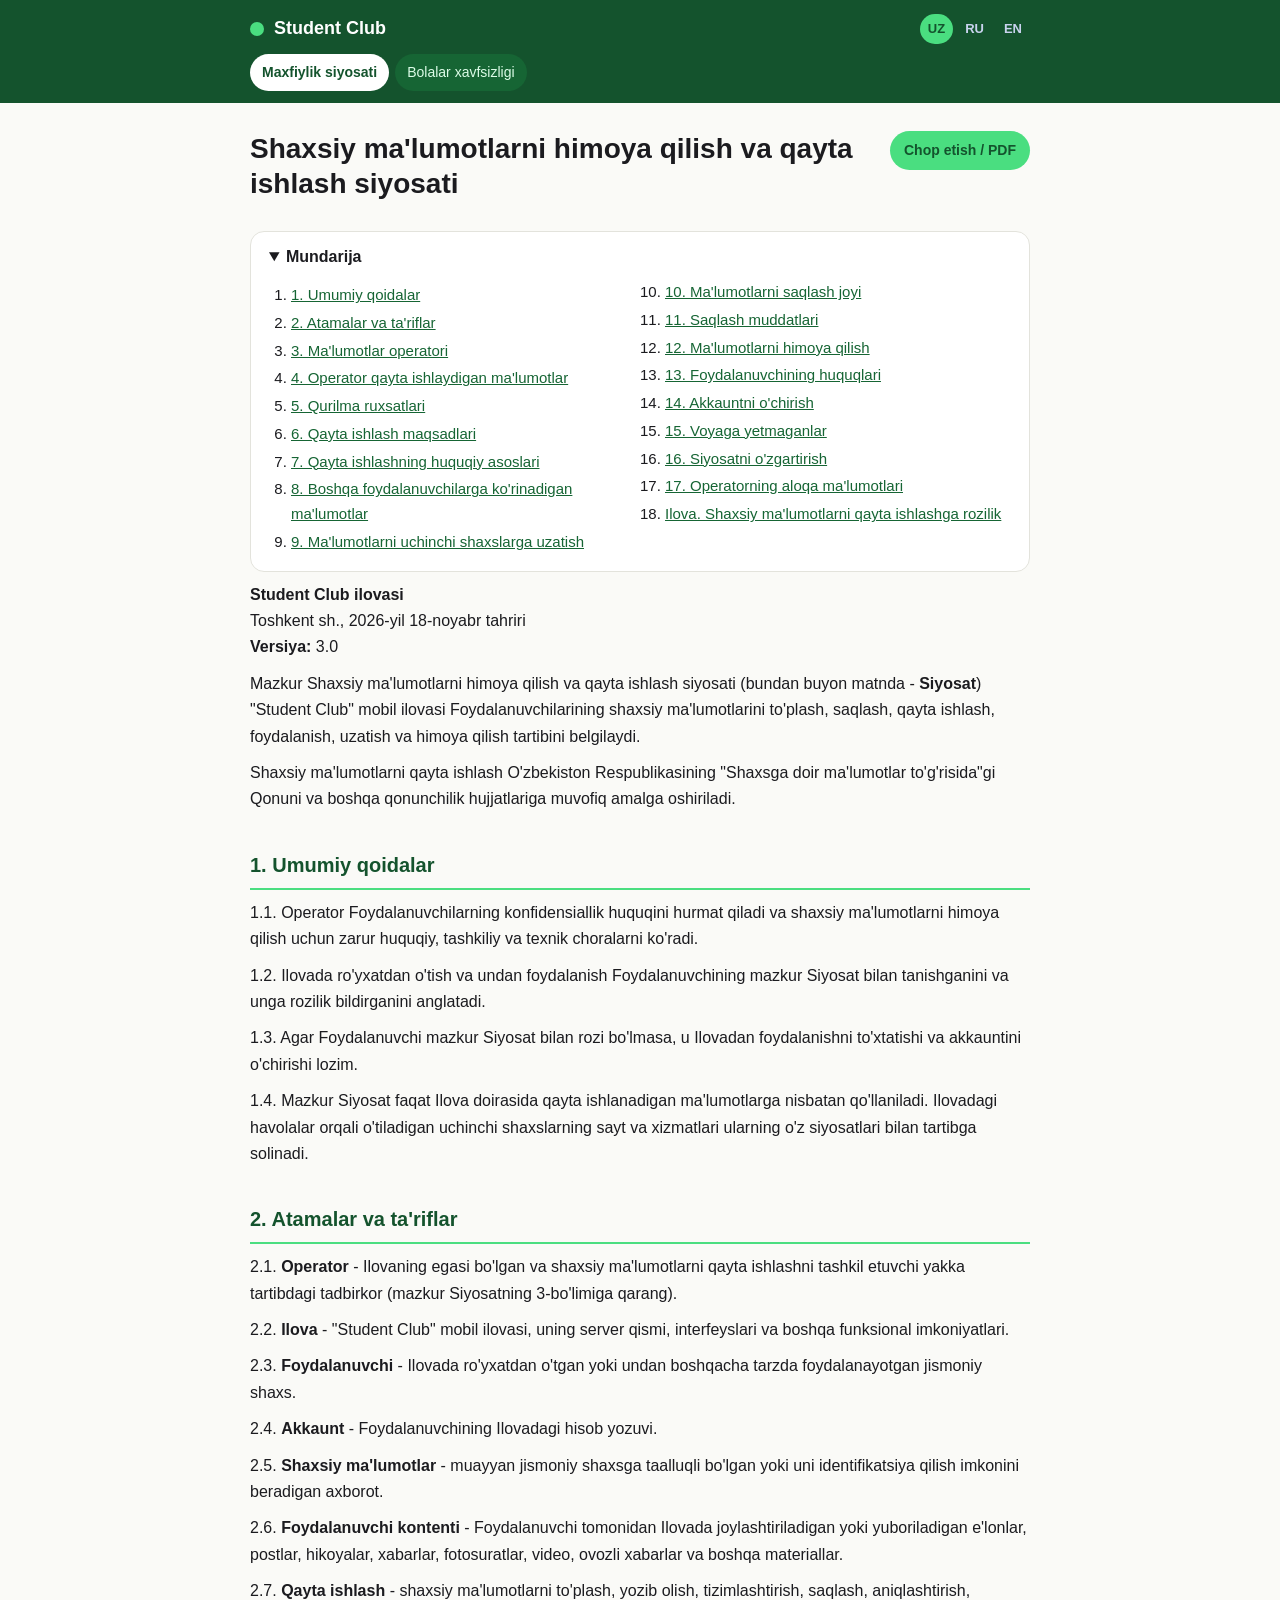
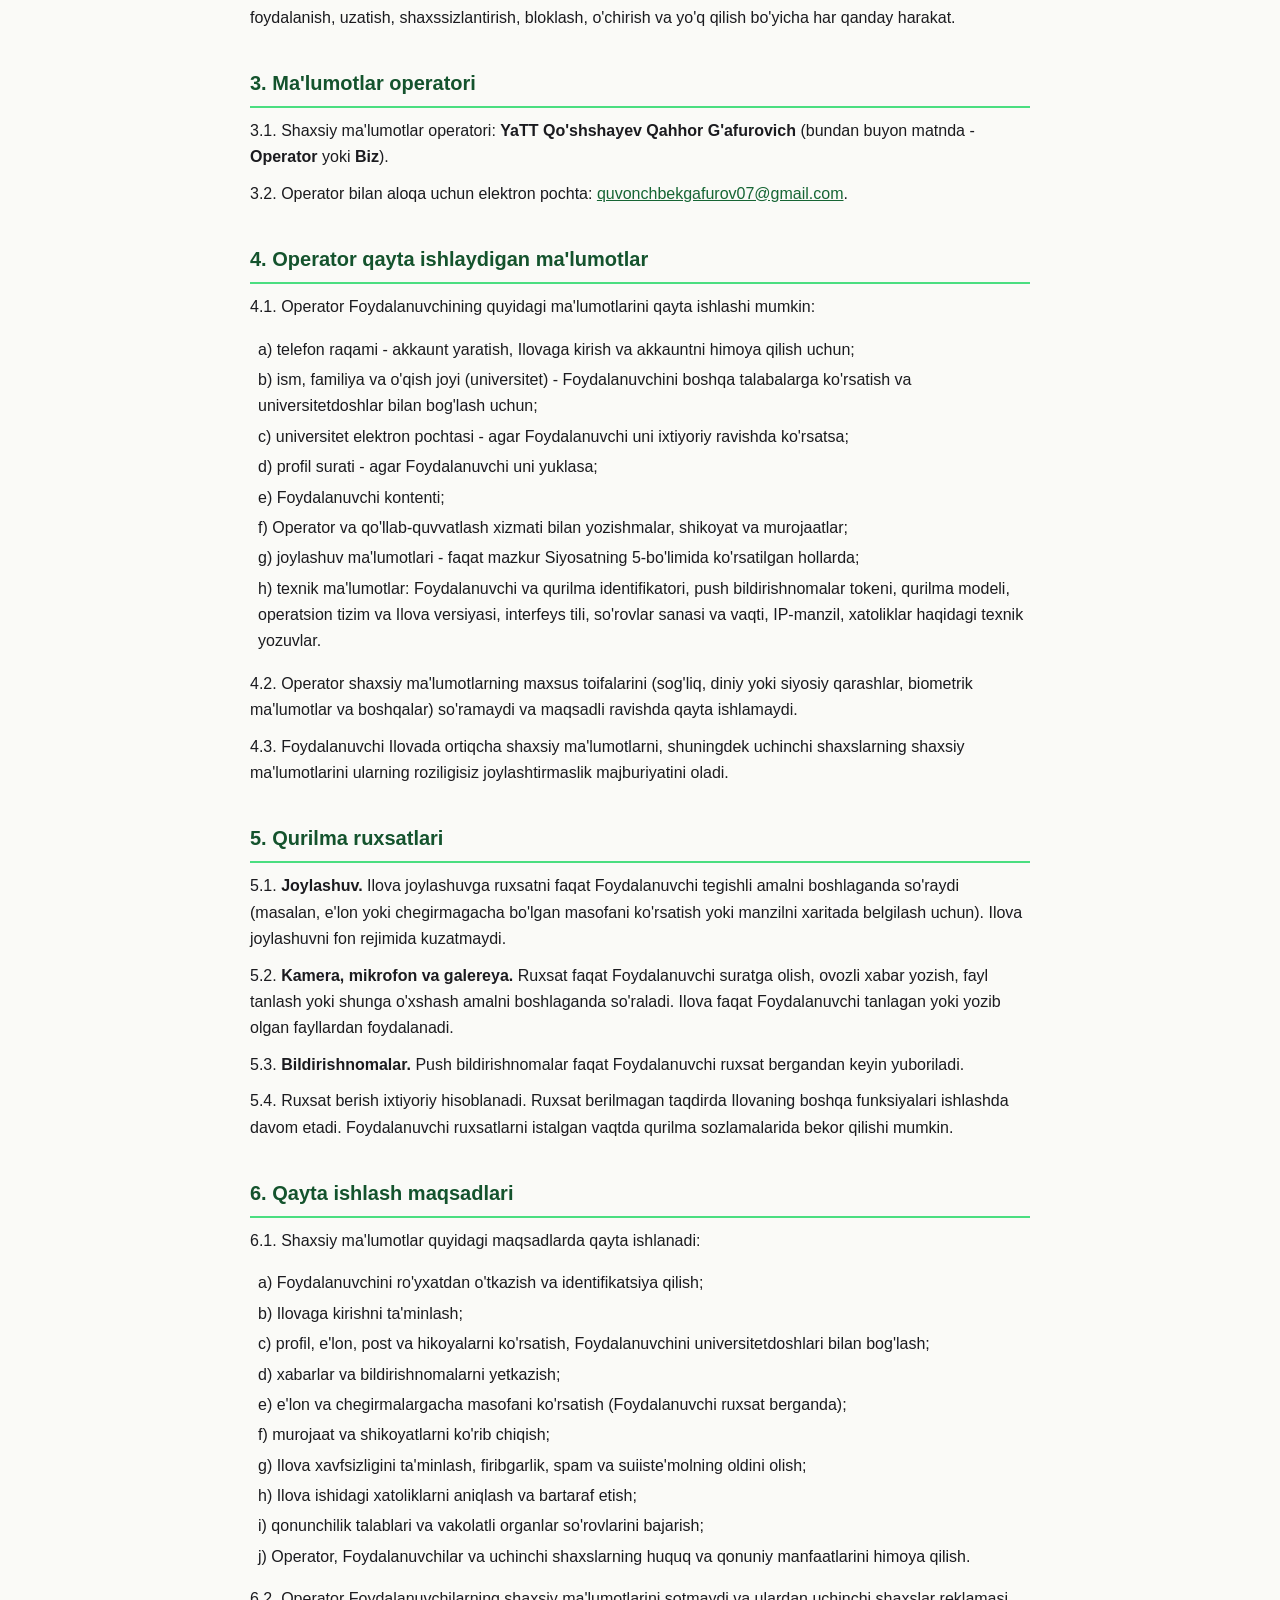
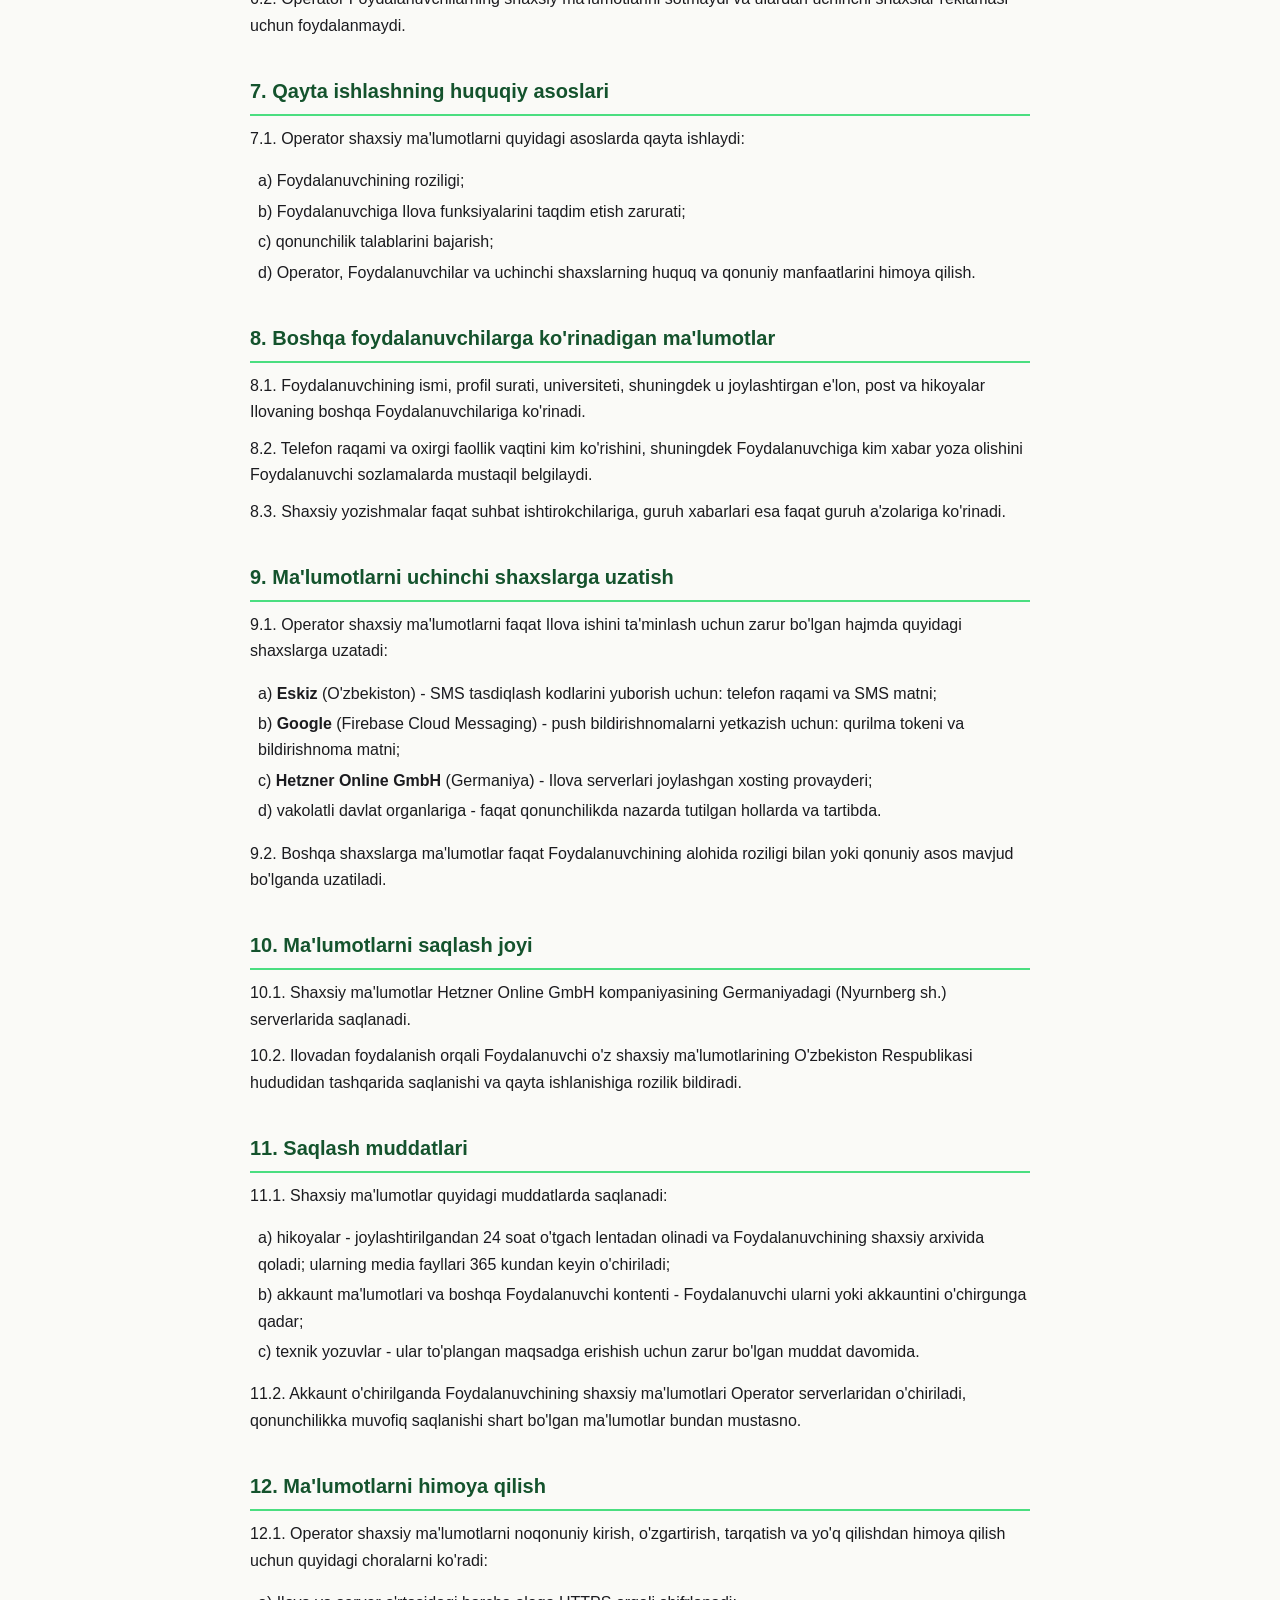
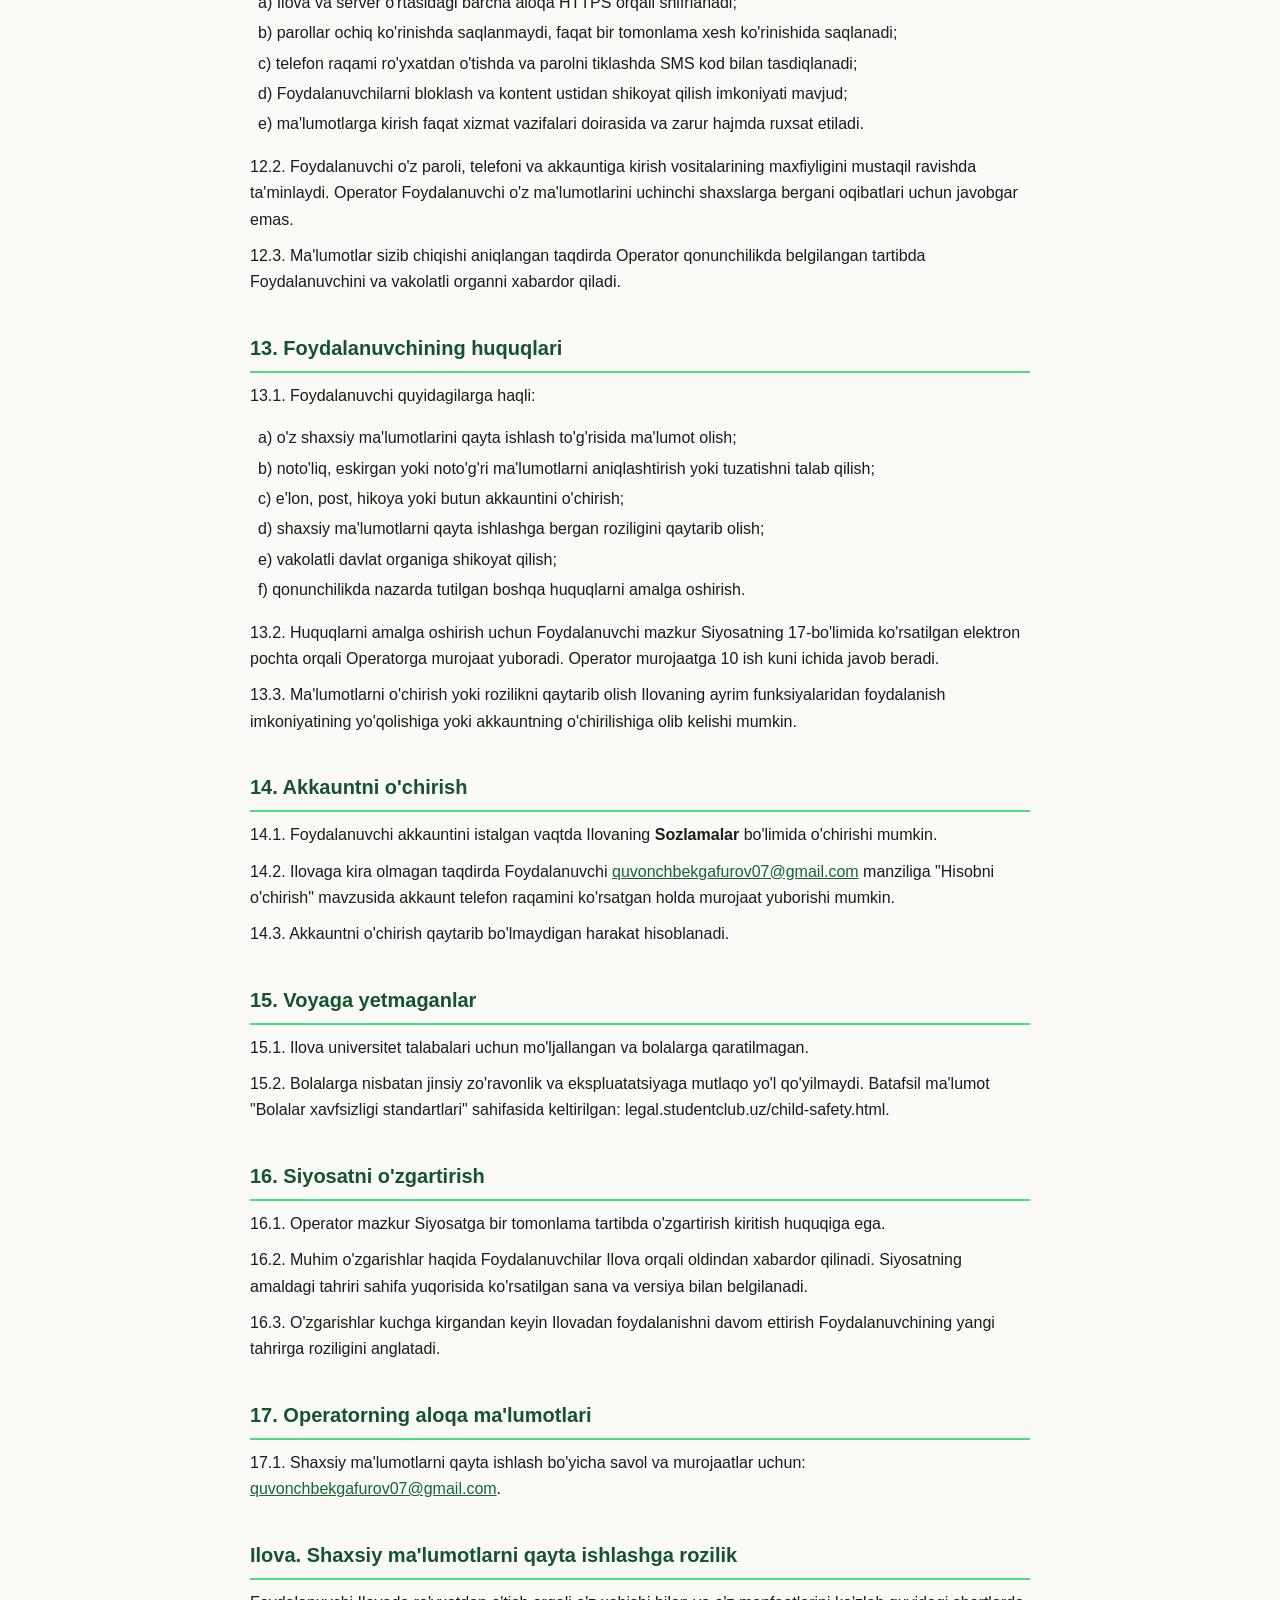
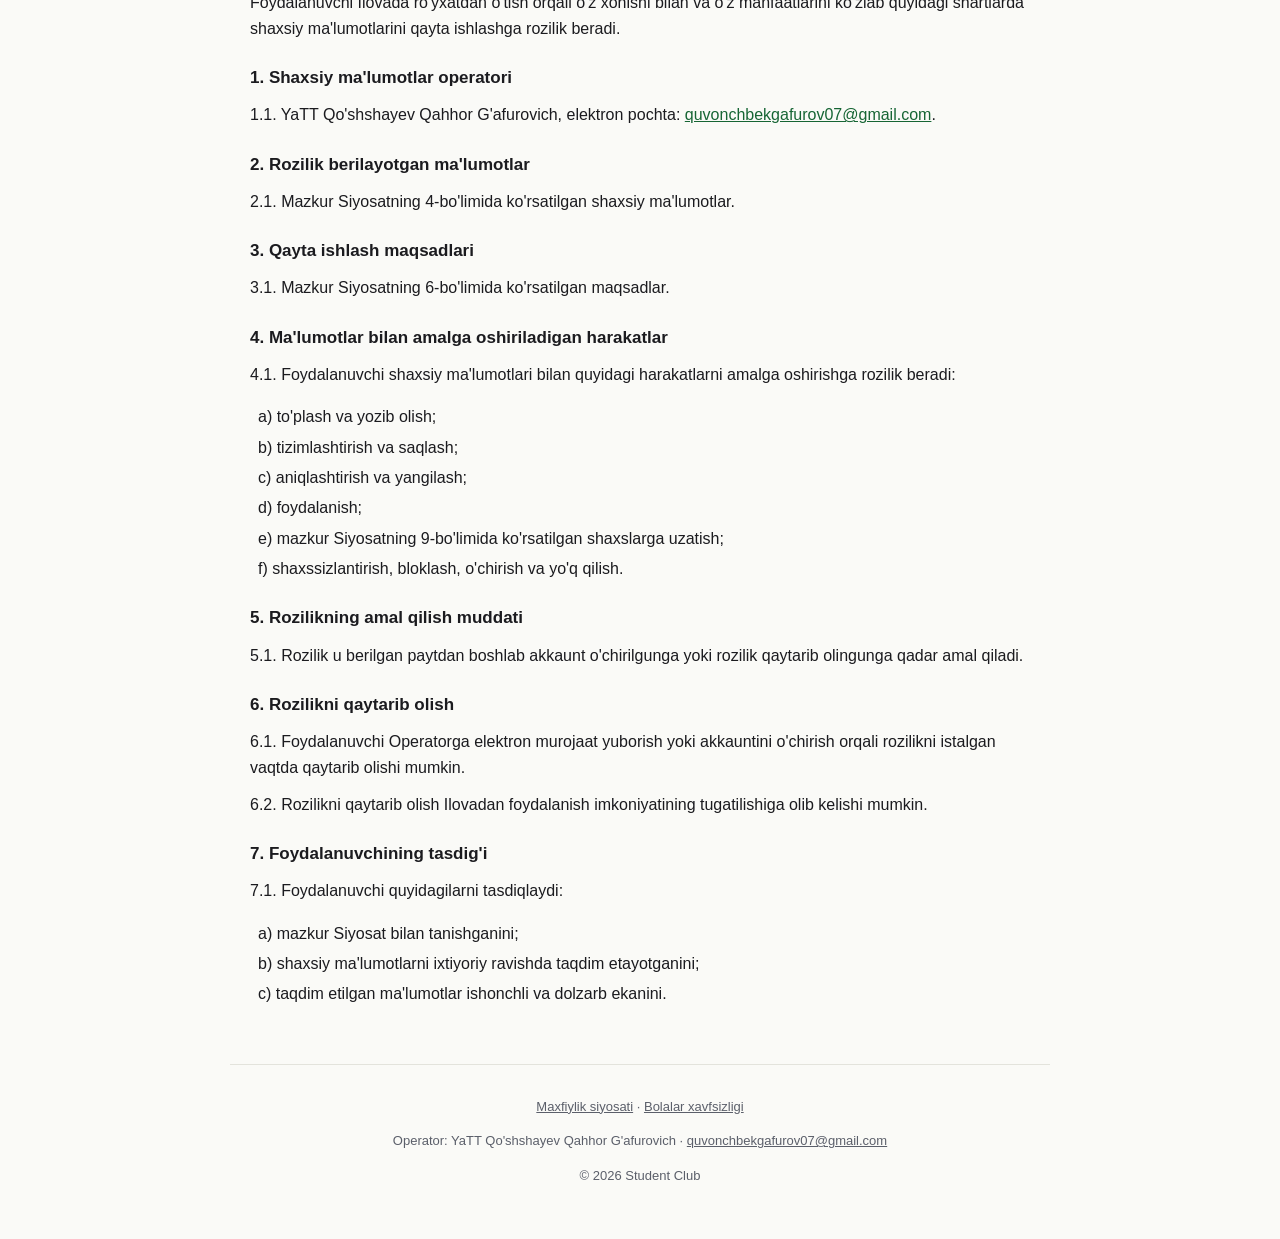
<file: uz/privacy.html>
<!doctype html>
<html lang="uz">
<head>
<meta charset="utf-8">
<meta name="viewport" content="width=device-width, initial-scale=1">
<title>Shaxsiy ma&#x27;lumotlarni himoya qilish va qayta ishlash siyosati - Student Club</title>
<meta name="description" content="Qanday ma&#x27;lumot yig&#x27;iladi, qanday himoyalanadi va huquqlaringiz.">
<meta name="theme-color" content="#14532d">
<link rel="alternate" hreflang="uz" href="../uz/privacy.html"><link rel="alternate" hreflang="ru" href="../ru/privacy.html"><link rel="alternate" hreflang="en" href="../en/privacy.html">
<link rel="icon" href="../assets/favicon.svg" type="image/svg+xml">
<link rel="stylesheet" href="../assets/style.css">
</head>
<body>
<header class="top">
  <div class="wrap bar">
    <a class="brand" href="../uz/index.html"><span class="dot"></span>Student Club</a>
    <nav class="langs" aria-label="Language"><a href="../uz/privacy.html" lang="uz" aria-current="true">UZ</a><a href="../ru/privacy.html" lang="ru">RU</a><a href="../en/privacy.html" lang="en">EN</a></nav>
  </div>
  <div class="wrap"><nav class="tabs" aria-label="Documents"><a href="../uz/privacy.html" aria-current="page">Maxfiylik siyosati</a><a href="../child-safety.html">Bolalar xavfsizligi</a></nav></div>
</header>
<main class="wrap">
<article class="doc"><div class="doc-head"><h1>Shaxsiy ma&#x27;lumotlarni himoya qilish va qayta ishlash siyosati</h1><button class="print" type="button" onclick="window.print()">Chop etish / PDF</button></div><details class="toc" open><summary>Mundarija</summary><ol><li><a href="#1-umumiy-qoidalar">1. Umumiy qoidalar</a></li><li><a href="#2-atamalar-va-ta-riflar">2. Atamalar va ta&#x27;riflar</a></li><li><a href="#3-ma-lumotlar-operatori">3. Ma&#x27;lumotlar operatori</a></li><li><a href="#4-operator-qayta-ishlaydigan-ma-lumotlar">4. Operator qayta ishlaydigan ma&#x27;lumotlar</a></li><li><a href="#5-qurilma-ruxsatlari">5. Qurilma ruxsatlari</a></li><li><a href="#6-qayta-ishlash-maqsadlari">6. Qayta ishlash maqsadlari</a></li><li><a href="#7-qayta-ishlashning-huquqiy-asoslari">7. Qayta ishlashning huquqiy asoslari</a></li><li><a href="#8-boshqa-foydalanuvchilarga-ko-rinadigan-ma-lumotlar">8. Boshqa foydalanuvchilarga ko&#x27;rinadigan ma&#x27;lumotlar</a></li><li><a href="#9-ma-lumotlarni-uchinchi-shaxslarga-uzatish">9. Ma&#x27;lumotlarni uchinchi shaxslarga uzatish</a></li><li><a href="#10-ma-lumotlarni-saqlash-joyi">10. Ma&#x27;lumotlarni saqlash joyi</a></li><li><a href="#11-saqlash-muddatlari">11. Saqlash muddatlari</a></li><li><a href="#12-ma-lumotlarni-himoya-qilish">12. Ma&#x27;lumotlarni himoya qilish</a></li><li><a href="#13-foydalanuvchining-huquqlari">13. Foydalanuvchining huquqlari</a></li><li><a href="#14-akkauntni-o-chirish">14. Akkauntni o&#x27;chirish</a></li><li><a href="#15-voyaga-yetmaganlar">15. Voyaga yetmaganlar</a></li><li><a href="#16-siyosatni-o-zgartirish">16. Siyosatni o&#x27;zgartirish</a></li><li><a href="#17-operatorning-aloqa-ma-lumotlari">17. Operatorning aloqa ma&#x27;lumotlari</a></li><li><a href="#ilova-shaxsiy-ma-lumotlarni-qayta-ishlashga-rozilik">Ilova. Shaxsiy ma&#x27;lumotlarni qayta ishlashga rozilik</a></li></ol></details><p><strong>Student Club ilovasi</strong><br>
Toshkent sh., 2026-yil 18-noyabr tahriri<br>
<strong>Versiya:</strong> 3.0</p>
<p>Mazkur Shaxsiy ma'lumotlarni himoya qilish va qayta ishlash siyosati (bundan buyon matnda - <strong>Siyosat</strong>) "Student Club" mobil ilovasi Foydalanuvchilarining shaxsiy ma'lumotlarini to'plash, saqlash, qayta ishlash, foydalanish, uzatish va himoya qilish tartibini belgilaydi.</p>
<p>Shaxsiy ma'lumotlarni qayta ishlash O'zbekiston Respublikasining "Shaxsga doir ma'lumotlar to'g'risida"gi Qonuni va boshqa qonunchilik hujjatlariga muvofiq amalga oshiriladi.</p>
<h2 id="1-umumiy-qoidalar">1. Umumiy qoidalar</h2>
<p>1.1. Operator Foydalanuvchilarning konfidensiallik huquqini hurmat qiladi va shaxsiy ma'lumotlarni himoya qilish uchun zarur huquqiy, tashkiliy va texnik choralarni ko'radi.</p>
<p>1.2. Ilovada ro'yxatdan o'tish va undan foydalanish Foydalanuvchining mazkur Siyosat bilan tanishganini va unga rozilik bildirganini anglatadi.</p>
<p>1.3. Agar Foydalanuvchi mazkur Siyosat bilan rozi bo'lmasa, u Ilovadan foydalanishni to'xtatishi va akkauntini o'chirishi lozim.</p>
<p>1.4. Mazkur Siyosat faqat Ilova doirasida qayta ishlanadigan ma'lumotlarga nisbatan qo'llaniladi. Ilovadagi havolalar orqali o'tiladigan uchinchi shaxslarning sayt va xizmatlari ularning o'z siyosatlari bilan tartibga solinadi.</p>
<h2 id="2-atamalar-va-ta-riflar">2. Atamalar va ta'riflar</h2>
<p>2.1. <strong>Operator</strong> - Ilovaning egasi bo'lgan va shaxsiy ma'lumotlarni qayta ishlashni tashkil etuvchi yakka tartibdagi tadbirkor (mazkur Siyosatning 3-bo'limiga qarang).</p>
<p>2.2. <strong>Ilova</strong> - "Student Club" mobil ilovasi, uning server qismi, interfeyslari va boshqa funksional imkoniyatlari.</p>
<p>2.3. <strong>Foydalanuvchi</strong> - Ilovada ro'yxatdan o'tgan yoki undan boshqacha tarzda foydalanayotgan jismoniy shaxs.</p>
<p>2.4. <strong>Akkaunt</strong> - Foydalanuvchining Ilovadagi hisob yozuvi.</p>
<p>2.5. <strong>Shaxsiy ma'lumotlar</strong> - muayyan jismoniy shaxsga taalluqli bo'lgan yoki uni identifikatsiya qilish imkonini beradigan axborot.</p>
<p>2.6. <strong>Foydalanuvchi kontenti</strong> - Foydalanuvchi tomonidan Ilovada joylashtiriladigan yoki yuboriladigan e'lonlar, postlar, hikoyalar, xabarlar, fotosuratlar, video, ovozli xabarlar va boshqa materiallar.</p>
<p>2.7. <strong>Qayta ishlash</strong> - shaxsiy ma'lumotlarni to'plash, yozib olish, tizimlashtirish, saqlash, aniqlashtirish, foydalanish, uzatish, shaxssizlantirish, bloklash, o'chirish va yo'q qilish bo'yicha har qanday harakat.</p>
<h2 id="3-ma-lumotlar-operatori">3. Ma'lumotlar operatori</h2>
<p>3.1. Shaxsiy ma'lumotlar operatori: <strong>YaTT Qo'shshayev Qahhor G'afurovich</strong> (bundan buyon matnda - <strong>Operator</strong> yoki <strong>Biz</strong>).</p>
<p>3.2. Operator bilan aloqa uchun elektron pochta: <a href="mailto:quvonchbekgafurov07@gmail.com">quvonchbekgafurov07@gmail.com</a>.</p>
<h2 id="4-operator-qayta-ishlaydigan-ma-lumotlar">4. Operator qayta ishlaydigan ma'lumotlar</h2>
<p>4.1. Operator Foydalanuvchining quyidagi ma'lumotlarini qayta ishlashi mumkin:</p>
<ul class="lettered"><li>a) telefon raqami - akkaunt yaratish, Ilovaga kirish va akkauntni himoya qilish uchun;</li><li>b) ism, familiya va o'qish joyi (universitet) - Foydalanuvchini boshqa talabalarga ko'rsatish va universitetdoshlar bilan bog'lash uchun;</li><li>c) universitet elektron pochtasi - agar Foydalanuvchi uni ixtiyoriy ravishda ko'rsatsa;</li><li>d) profil surati - agar Foydalanuvchi uni yuklasa;</li><li>e) Foydalanuvchi kontenti;</li><li>f) Operator va qo'llab-quvvatlash xizmati bilan yozishmalar, shikoyat va murojaatlar;</li><li>g) joylashuv ma'lumotlari - faqat mazkur Siyosatning 5-bo'limida ko'rsatilgan hollarda;</li><li>h) texnik ma'lumotlar: Foydalanuvchi va qurilma identifikatori, push bildirishnomalar tokeni, qurilma modeli, operatsion tizim va Ilova versiyasi, interfeys tili, so'rovlar sanasi va vaqti, IP-manzil, xatoliklar haqidagi texnik yozuvlar.</li></ul>
<p>4.2. Operator shaxsiy ma'lumotlarning maxsus toifalarini (sog'liq, diniy yoki siyosiy qarashlar, biometrik ma'lumotlar va boshqalar) so'ramaydi va maqsadli ravishda qayta ishlamaydi.</p>
<p>4.3. Foydalanuvchi Ilovada ortiqcha shaxsiy ma'lumotlarni, shuningdek uchinchi shaxslarning shaxsiy ma'lumotlarini ularning roziligisiz joylashtirmaslik majburiyatini oladi.</p>
<h2 id="5-qurilma-ruxsatlari">5. Qurilma ruxsatlari</h2>
<p>5.1. <strong>Joylashuv.</strong> Ilova joylashuvga ruxsatni faqat Foydalanuvchi tegishli amalni boshlaganda so'raydi (masalan, e'lon yoki chegirmagacha bo'lgan masofani ko'rsatish yoki manzilni xaritada belgilash uchun). Ilova joylashuvni fon rejimida kuzatmaydi.</p>
<p>5.2. <strong>Kamera, mikrofon va galereya.</strong> Ruxsat faqat Foydalanuvchi suratga olish, ovozli xabar yozish, fayl tanlash yoki shunga o'xshash amalni boshlaganda so'raladi. Ilova faqat Foydalanuvchi tanlagan yoki yozib olgan fayllardan foydalanadi.</p>
<p>5.3. <strong>Bildirishnomalar.</strong> Push bildirishnomalar faqat Foydalanuvchi ruxsat bergandan keyin yuboriladi.</p>
<p>5.4. Ruxsat berish ixtiyoriy hisoblanadi. Ruxsat berilmagan taqdirda Ilovaning boshqa funksiyalari ishlashda davom etadi. Foydalanuvchi ruxsatlarni istalgan vaqtda qurilma sozlamalarida bekor qilishi mumkin.</p>
<h2 id="6-qayta-ishlash-maqsadlari">6. Qayta ishlash maqsadlari</h2>
<p>6.1. Shaxsiy ma'lumotlar quyidagi maqsadlarda qayta ishlanadi:</p>
<ul class="lettered"><li>a) Foydalanuvchini ro'yxatdan o'tkazish va identifikatsiya qilish;</li><li>b) Ilovaga kirishni ta'minlash;</li><li>c) profil, e'lon, post va hikoyalarni ko'rsatish, Foydalanuvchini universitetdoshlari bilan bog'lash;</li><li>d) xabarlar va bildirishnomalarni yetkazish;</li><li>e) e'lon va chegirmalargacha masofani ko'rsatish (Foydalanuvchi ruxsat berganda);</li><li>f) murojaat va shikoyatlarni ko'rib chiqish;</li><li>g) Ilova xavfsizligini ta'minlash, firibgarlik, spam va suiiste'molning oldini olish;</li><li>h) Ilova ishidagi xatoliklarni aniqlash va bartaraf etish;</li><li>i) qonunchilik talablari va vakolatli organlar so'rovlarini bajarish;</li><li>j) Operator, Foydalanuvchilar va uchinchi shaxslarning huquq va qonuniy manfaatlarini himoya qilish.</li></ul>
<p>6.2. Operator Foydalanuvchilarning shaxsiy ma'lumotlarini sotmaydi va ulardan uchinchi shaxslar reklamasi uchun foydalanmaydi.</p>
<h2 id="7-qayta-ishlashning-huquqiy-asoslari">7. Qayta ishlashning huquqiy asoslari</h2>
<p>7.1. Operator shaxsiy ma'lumotlarni quyidagi asoslarda qayta ishlaydi:</p>
<ul class="lettered"><li>a) Foydalanuvchining roziligi;</li><li>b) Foydalanuvchiga Ilova funksiyalarini taqdim etish zarurati;</li><li>c) qonunchilik talablarini bajarish;</li><li>d) Operator, Foydalanuvchilar va uchinchi shaxslarning huquq va qonuniy manfaatlarini himoya qilish.</li></ul>
<h2 id="8-boshqa-foydalanuvchilarga-ko-rinadigan-ma-lumotlar">8. Boshqa foydalanuvchilarga ko'rinadigan ma'lumotlar</h2>
<p>8.1. Foydalanuvchining ismi, profil surati, universiteti, shuningdek u joylashtirgan e'lon, post va hikoyalar Ilovaning boshqa Foydalanuvchilariga ko'rinadi.</p>
<p>8.2. Telefon raqami va oxirgi faollik vaqtini kim ko'rishini, shuningdek Foydalanuvchiga kim xabar yoza olishini Foydalanuvchi sozlamalarda mustaqil belgilaydi.</p>
<p>8.3. Shaxsiy yozishmalar faqat suhbat ishtirokchilariga, guruh xabarlari esa faqat guruh a'zolariga ko'rinadi.</p>
<h2 id="9-ma-lumotlarni-uchinchi-shaxslarga-uzatish">9. Ma'lumotlarni uchinchi shaxslarga uzatish</h2>
<p>9.1. Operator shaxsiy ma'lumotlarni faqat Ilova ishini ta'minlash uchun zarur bo'lgan hajmda quyidagi shaxslarga uzatadi:</p>
<ul class="lettered"><li>a) <strong>Eskiz</strong> (O'zbekiston) - SMS tasdiqlash kodlarini yuborish uchun: telefon raqami va SMS matni;</li><li>b) <strong>Google</strong> (Firebase Cloud Messaging) - push bildirishnomalarni yetkazish uchun: qurilma tokeni va bildirishnoma matni;</li><li>c) <strong>Hetzner Online GmbH</strong> (Germaniya) - Ilova serverlari joylashgan xosting provayderi;</li><li>d) vakolatli davlat organlariga - faqat qonunchilikda nazarda tutilgan hollarda va tartibda.</li></ul>
<p>9.2. Boshqa shaxslarga ma'lumotlar faqat Foydalanuvchining alohida roziligi bilan yoki qonuniy asos mavjud bo'lganda uzatiladi.</p>
<h2 id="10-ma-lumotlarni-saqlash-joyi">10. Ma'lumotlarni saqlash joyi</h2>
<p>10.1. Shaxsiy ma'lumotlar Hetzner Online GmbH kompaniyasining Germaniyadagi (Nyurnberg sh.) serverlarida saqlanadi.</p>
<p>10.2. Ilovadan foydalanish orqali Foydalanuvchi o'z shaxsiy ma'lumotlarining O'zbekiston Respublikasi hududidan tashqarida saqlanishi va qayta ishlanishiga rozilik bildiradi.</p>
<h2 id="11-saqlash-muddatlari">11. Saqlash muddatlari</h2>
<p>11.1. Shaxsiy ma'lumotlar quyidagi muddatlarda saqlanadi:</p>
<ul class="lettered"><li>a) hikoyalar - joylashtirilgandan 24 soat o'tgach lentadan olinadi va Foydalanuvchining shaxsiy arxivida qoladi; ularning media fayllari 365 kundan keyin o'chiriladi;</li><li>b) akkaunt ma'lumotlari va boshqa Foydalanuvchi kontenti - Foydalanuvchi ularni yoki akkauntini o'chirgunga qadar;</li><li>c) texnik yozuvlar - ular to'plangan maqsadga erishish uchun zarur bo'lgan muddat davomida.</li></ul>
<p>11.2. Akkaunt o'chirilganda Foydalanuvchining shaxsiy ma'lumotlari Operator serverlaridan o'chiriladi, qonunchilikka muvofiq saqlanishi shart bo'lgan ma'lumotlar bundan mustasno.</p>
<h2 id="12-ma-lumotlarni-himoya-qilish">12. Ma'lumotlarni himoya qilish</h2>
<p>12.1. Operator shaxsiy ma'lumotlarni noqonuniy kirish, o'zgartirish, tarqatish va yo'q qilishdan himoya qilish uchun quyidagi choralarni ko'radi:</p>
<ul class="lettered"><li>a) Ilova va server o'rtasidagi barcha aloqa HTTPS orqali shifrlanadi;</li><li>b) parollar ochiq ko'rinishda saqlanmaydi, faqat bir tomonlama xesh ko'rinishida saqlanadi;</li><li>c) telefon raqami ro'yxatdan o'tishda va parolni tiklashda SMS kod bilan tasdiqlanadi;</li><li>d) Foydalanuvchilarni bloklash va kontent ustidan shikoyat qilish imkoniyati mavjud;</li><li>e) ma'lumotlarga kirish faqat xizmat vazifalari doirasida va zarur hajmda ruxsat etiladi.</li></ul>
<p>12.2. Foydalanuvchi o'z paroli, telefoni va akkauntiga kirish vositalarining maxfiyligini mustaqil ravishda ta'minlaydi. Operator Foydalanuvchi o'z ma'lumotlarini uchinchi shaxslarga bergani oqibatlari uchun javobgar emas.</p>
<p>12.3. Ma'lumotlar sizib chiqishi aniqlangan taqdirda Operator qonunchilikda belgilangan tartibda Foydalanuvchini va vakolatli organni xabardor qiladi.</p>
<h2 id="13-foydalanuvchining-huquqlari">13. Foydalanuvchining huquqlari</h2>
<p>13.1. Foydalanuvchi quyidagilarga haqli:</p>
<ul class="lettered"><li>a) o'z shaxsiy ma'lumotlarini qayta ishlash to'g'risida ma'lumot olish;</li><li>b) noto'liq, eskirgan yoki noto'g'ri ma'lumotlarni aniqlashtirish yoki tuzatishni talab qilish;</li><li>c) e'lon, post, hikoya yoki butun akkauntini o'chirish;</li><li>d) shaxsiy ma'lumotlarni qayta ishlashga bergan roziligini qaytarib olish;</li><li>e) vakolatli davlat organiga shikoyat qilish;</li><li>f) qonunchilikda nazarda tutilgan boshqa huquqlarni amalga oshirish.</li></ul>
<p>13.2. Huquqlarni amalga oshirish uchun Foydalanuvchi mazkur Siyosatning 17-bo'limida ko'rsatilgan elektron pochta orqali Operatorga murojaat yuboradi. Operator murojaatga 10 ish kuni ichida javob beradi.</p>
<p>13.3. Ma'lumotlarni o'chirish yoki rozilikni qaytarib olish Ilovaning ayrim funksiyalaridan foydalanish imkoniyatining yo'qolishiga yoki akkauntning o'chirilishiga olib kelishi mumkin.</p>
<h2 id="14-akkauntni-o-chirish">14. Akkauntni o'chirish</h2>
<p>14.1. Foydalanuvchi akkauntini istalgan vaqtda Ilovaning <strong>Sozlamalar</strong> bo'limida o'chirishi mumkin.</p>
<p>14.2. Ilovaga kira olmagan taqdirda Foydalanuvchi <a href="mailto:quvonchbekgafurov07@gmail.com">quvonchbekgafurov07@gmail.com</a> manziliga "Hisobni o'chirish" mavzusida akkaunt telefon raqamini ko'rsatgan holda murojaat yuborishi mumkin.</p>
<p>14.3. Akkauntni o'chirish qaytarib bo'lmaydigan harakat hisoblanadi.</p>
<h2 id="15-voyaga-yetmaganlar">15. Voyaga yetmaganlar</h2>
<p>15.1. Ilova universitet talabalari uchun mo'ljallangan va bolalarga qaratilmagan.</p>
<p>15.2. Bolalarga nisbatan jinsiy zo'ravonlik va ekspluatatsiyaga mutlaqo yo'l qo'yilmaydi. Batafsil ma'lumot "Bolalar xavfsizligi standartlari" sahifasida keltirilgan: legal.studentclub.uz/child-safety.html.</p>
<h2 id="16-siyosatni-o-zgartirish">16. Siyosatni o'zgartirish</h2>
<p>16.1. Operator mazkur Siyosatga bir tomonlama tartibda o'zgartirish kiritish huquqiga ega.</p>
<p>16.2. Muhim o'zgarishlar haqida Foydalanuvchilar Ilova orqali oldindan xabardor qilinadi. Siyosatning amaldagi tahriri sahifa yuqorisida ko'rsatilgan sana va versiya bilan belgilanadi.</p>
<p>16.3. O'zgarishlar kuchga kirgandan keyin Ilovadan foydalanishni davom ettirish Foydalanuvchining yangi tahrirga roziligini anglatadi.</p>
<h2 id="17-operatorning-aloqa-ma-lumotlari">17. Operatorning aloqa ma'lumotlari</h2>
<p>17.1. Shaxsiy ma'lumotlarni qayta ishlash bo'yicha savol va murojaatlar uchun: <a href="mailto:quvonchbekgafurov07@gmail.com">quvonchbekgafurov07@gmail.com</a>.</p>
<h2 id="ilova-shaxsiy-ma-lumotlarni-qayta-ishlashga-rozilik">Ilova. Shaxsiy ma'lumotlarni qayta ishlashga rozilik</h2>
<p>Foydalanuvchi Ilovada ro'yxatdan o'tish orqali o'z xohishi bilan va o'z manfaatlarini ko'zlab quyidagi shartlarda shaxsiy ma'lumotlarini qayta ishlashga rozilik beradi.</p>
<h3 id="1-shaxsiy-ma-lumotlar-operatori">1. Shaxsiy ma'lumotlar operatori</h3>
<p>1.1. YaTT Qo'shshayev Qahhor G'afurovich, elektron pochta: <a href="mailto:quvonchbekgafurov07@gmail.com">quvonchbekgafurov07@gmail.com</a>.</p>
<h3 id="2-rozilik-berilayotgan-ma-lumotlar">2. Rozilik berilayotgan ma'lumotlar</h3>
<p>2.1. Mazkur Siyosatning 4-bo'limida ko'rsatilgan shaxsiy ma'lumotlar.</p>
<h3 id="3-qayta-ishlash-maqsadlari">3. Qayta ishlash maqsadlari</h3>
<p>3.1. Mazkur Siyosatning 6-bo'limida ko'rsatilgan maqsadlar.</p>
<h3 id="4-ma-lumotlar-bilan-amalga-oshiriladigan-harakatlar">4. Ma'lumotlar bilan amalga oshiriladigan harakatlar</h3>
<p>4.1. Foydalanuvchi shaxsiy ma'lumotlari bilan quyidagi harakatlarni amalga oshirishga rozilik beradi:</p>
<ul class="lettered"><li>a) to'plash va yozib olish;</li><li>b) tizimlashtirish va saqlash;</li><li>c) aniqlashtirish va yangilash;</li><li>d) foydalanish;</li><li>e) mazkur Siyosatning 9-bo'limida ko'rsatilgan shaxslarga uzatish;</li><li>f) shaxssizlantirish, bloklash, o'chirish va yo'q qilish.</li></ul>
<h3 id="5-rozilikning-amal-qilish-muddati">5. Rozilikning amal qilish muddati</h3>
<p>5.1. Rozilik u berilgan paytdan boshlab akkaunt o'chirilgunga yoki rozilik qaytarib olingunga qadar amal qiladi.</p>
<h3 id="6-rozilikni-qaytarib-olish">6. Rozilikni qaytarib olish</h3>
<p>6.1. Foydalanuvchi Operatorga elektron murojaat yuborish yoki akkauntini o'chirish orqali rozilikni istalgan vaqtda qaytarib olishi mumkin.</p>
<p>6.2. Rozilikni qaytarib olish Ilovadan foydalanish imkoniyatining tugatilishiga olib kelishi mumkin.</p>
<h3 id="7-foydalanuvchining-tasdig-i">7. Foydalanuvchining tasdig'i</h3>
<p>7.1. Foydalanuvchi quyidagilarni tasdiqlaydi:</p>
<ul class="lettered"><li>a) mazkur Siyosat bilan tanishganini;</li><li>b) shaxsiy ma'lumotlarni ixtiyoriy ravishda taqdim etayotganini;</li><li>c) taqdim etilgan ma'lumotlar ishonchli va dolzarb ekanini.</li></ul></article>
</main>
<footer class="wrap foot">
  <p><a href="../uz/privacy.html">Maxfiylik siyosati</a> · <a href="../child-safety.html">Bolalar xavfsizligi</a></p>
  <p>Operator: YaTT Qo'shshayev Qahhor G'afurovich · <a href="mailto:quvonchbekgafurov07@gmail.com">quvonchbekgafurov07@gmail.com</a></p>
  <p>© 2026 Student Club</p>
</footer>
</body>
</html>
</file>
<file: assets/style.css>
:root {
  --navy: #14532d;
  --navy-2: #166534;
  --yellow: #4ade80;
  --ink: #1b1b1f;
  --muted: #5b5f6a;
  --line: #e3e3dc;
  --bg: #fafaf7;
  --card: #ffffff;
  --soft: #f1f1ea;
  --link: #166534;
  --heading: #14532d;
  --accent: #14532d;
}
@media (prefers-color-scheme: dark) {
  :root {
    --ink: #ececef;
    --muted: #a5a9b4;
    --line: #2a2e38;
    --bg: #0f1115;
    --card: #171a21;
    --soft: #1d212a;
    --link: #86efac;
    --heading: #dcfce7;
    --accent: #4ade80;
  }
}
* { box-sizing: border-box; }
html { scroll-behavior: smooth; -webkit-text-size-adjust: 100%; }
body {
  margin: 0; overflow-wrap: break-word; background: var(--bg); color: var(--ink);
  font: 16px/1.65 -apple-system, BlinkMacSystemFont, "Segoe UI", Roboto, Helvetica, Arial, sans-serif;
}
a { color: var(--link); overflow-wrap: anywhere; }
.wrap { max-width: 820px; margin: 0 auto; padding: 0 20px; }

/* header */
.top { background: var(--navy); color: #fff; position: sticky; top: 0; z-index: 10; }
.bar { display: flex; align-items: center; justify-content: space-between; gap: 12px; padding-top: 14px; padding-bottom: 10px; }
.brand { display: flex; align-items: center; gap: 10px; color: #fff; text-decoration: none; font-weight: 700; font-size: 18px; }
.dot { width: 14px; height: 14px; border-radius: 50%; background: var(--yellow); flex: none; }
.langs { display: flex; gap: 4px; }
.langs a { color: #c9d3ee; text-decoration: none; font-size: 13px; font-weight: 600; padding: 4px 8px; border-radius: 999px; }
.langs a[aria-current] { background: var(--yellow); color: var(--navy); }
.tabs { display: flex; gap: 6px; overflow-x: auto; padding-bottom: 12px; scrollbar-width: none; }
.tabs::-webkit-scrollbar { display: none; }
.tabs a { color: #dcfce7; text-decoration: none; white-space: nowrap; font-size: 14px; padding: 7px 12px; border-radius: 999px; background: var(--navy-2); }
.tabs a[aria-current] { background: #fff; color: var(--navy); font-weight: 600; }

/* home */
.hero { padding: 36px 0 8px; }
.hero h1 { font-size: 28px; line-height: 1.25; margin: 0 0 10px; }
.hero p { color: var(--muted); margin: 0; max-width: 640px; }
.cards { display: grid; grid-template-columns: repeat(auto-fit, minmax(230px, 1fr)); gap: 14px; padding: 24px 0 40px; }
.card { display: flex; flex-direction: column; gap: 6px; background: var(--card); border: 1px solid var(--line); border-radius: 16px; padding: 18px; text-decoration: none; color: var(--ink); transition: border-color .15s, transform .15s; }
.card:hover { border-color: var(--yellow); transform: translateY(-2px); }
.card strong { font-size: 17px; }
.card span { color: var(--muted); font-size: 14px; flex: 1; }
.card em { font-style: normal; font-weight: 600; font-size: 14px; color: var(--accent); }

/* document */
.doc { padding: 28px 0 40px; }
.doc-head { display: flex; align-items: flex-start; justify-content: space-between; gap: 12px; }
.doc h1 { font-size: 28px; line-height: 1.25; margin: 0 0 12px; }
.print { flex: none; background: var(--yellow); color: var(--navy); border: 0; font: inherit; font-size: 14px; font-weight: 600; padding: 8px 14px; border-radius: 999px; cursor: pointer; }
.doc h2 { margin: 36px 0 10px; font-size: 20px; color: var(--heading); border-bottom: 2px solid var(--yellow); padding-bottom: 6px; scroll-margin-top: 120px; }
.doc h3 { margin: 22px 0 6px; font-size: 17px; scroll-margin-top: 120px; }
.doc p { margin: 10px 0; }
.doc ul { padding-left: 22px; }
.doc ul.lettered { list-style: none; padding-left: 8px; }
.doc li { margin: 4px 0; }
.note { background: var(--soft); border-left: 4px solid var(--yellow); padding: 10px 14px; border-radius: 6px; color: var(--muted); }
.toc { background: var(--card); border: 1px solid var(--line); border-radius: 14px; padding: 12px 18px; margin: 18px 0 8px; }
.toc summary { cursor: pointer; font-weight: 600; }
.toc ol { margin: 10px 0 4px; padding-left: 22px; columns: 2; column-gap: 28px; }
.toc li { break-inside: avoid; margin: 3px 0; font-size: 15px; }
@media (max-width: 560px) { .toc ol { columns: 1; } }
mark.todo { background: #fff0b8; color: #6b4e00; border-radius: 4px; padding: 0 3px; }
@media (prefers-color-scheme: dark) { mark.todo { background: #4a3b00; color: #ffe08a; } }

.table { overflow-x: auto; margin: 14px 0; }
table { width: 100%; border-collapse: collapse; font-size: 15px; background: var(--card); border: 1px solid var(--line); border-radius: 12px; overflow: hidden; }
th, td { text-align: left; padding: 9px 12px; border-bottom: 1px solid var(--line); vertical-align: top; }
th { background: var(--soft); font-weight: 600; }
tr:last-child td { border-bottom: 0; }
@media (max-width: 560px) {
  table, thead, tbody, tr, th, td { display: block; }
  thead { display: none; }
  tr { border-bottom: 1px solid var(--line); padding: 8px 0; }
  td { border: 0; padding: 3px 12px; }
  td::before { content: attr(data-label); display: block; font-size: 12px; color: var(--muted); font-weight: 600; }
}

.foot { color: var(--muted); font-size: 13px; padding-top: 18px; padding-bottom: 40px; border-top: 1px solid var(--line); text-align: center; }
.foot a { color: var(--muted); }

@media print {
  .top, .print, .foot, .toc { display: none !important; }
  body { background: #fff; color: #000; font-size: 12pt; }
  .doc { padding: 0; }
  .doc h2 { color: #000; break-after: avoid; }
  a { color: #000; text-decoration: none; }
  mark.todo { background: none; }
}
</file>
